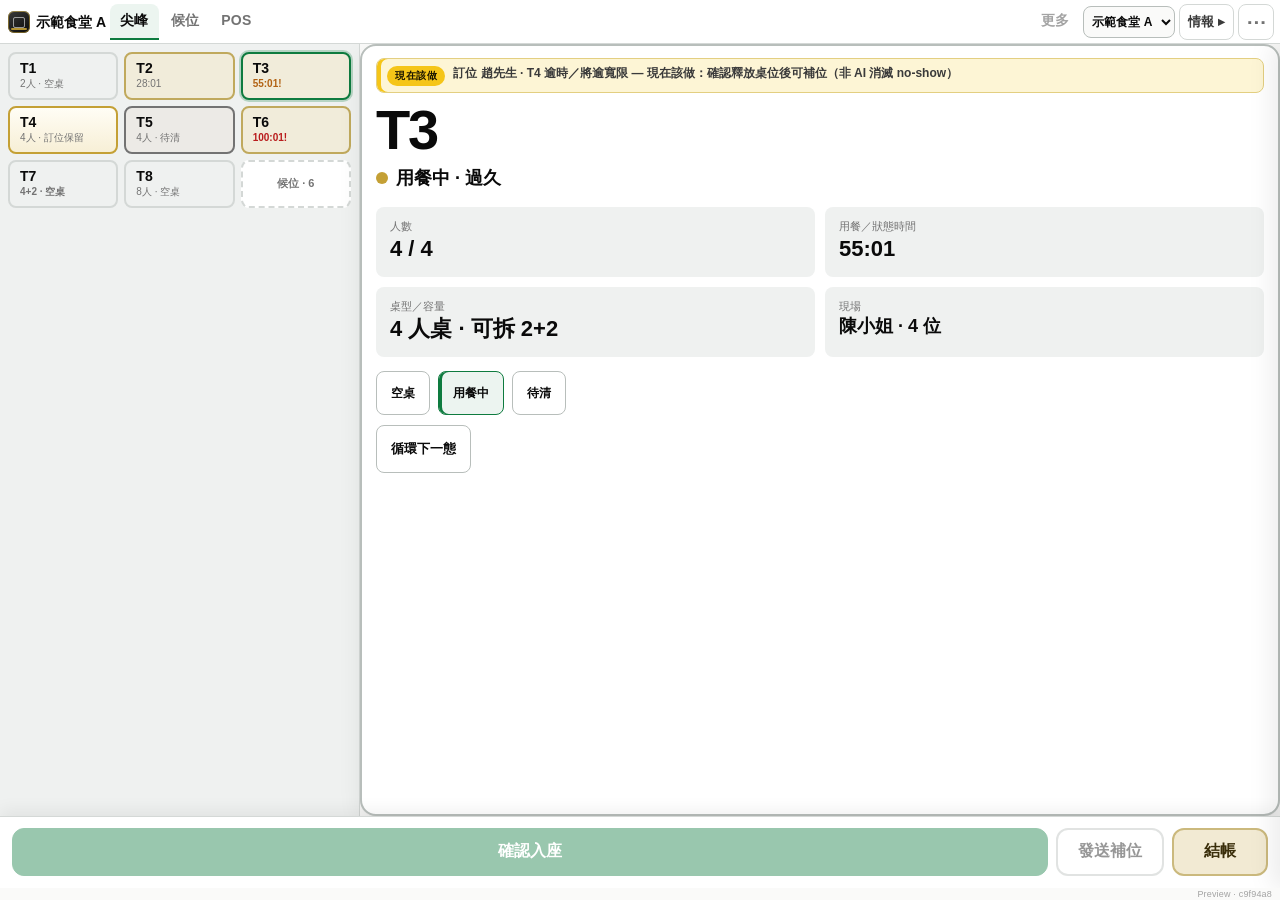
<file: index.html>
<!DOCTYPE html>
<html lang="zh-Hant">
<head>
  <meta charset="utf-8">
  <meta name="viewport" content="width=device-width, initial-scale=1, viewport-fit=cover">
  <title>示範食堂｜櫃台腦 Preview v2（T3 1920×1080）</title>
  <link rel="icon" href="favicon.svg" type="image/svg+xml">
  <link rel="icon" href="favicon.ico" sizes="32x32">
  <link rel="stylesheet" href="styles.css">
  <link rel="stylesheet" href="tableside.css">
  <script>
    (function () {
      try {
        var t = localStorage.getItem("restaurant-ai-demo-preview-hym-theme");
        if (t !== "steel" && t !== "paper") t = "paper";
        document.documentElement.setAttribute("data-hym-theme", t);
        /* OV-P0-05: default stage (chrome-off) unless explicitly on */
        var c = localStorage.getItem("restaurant-ai-demo-preview-t3-chrome");
        if (c !== "on") document.documentElement.classList.add("chrome-off-boot");
      } catch (e) {
        document.documentElement.setAttribute("data-hym-theme", "paper");
        document.documentElement.classList.add("chrome-off-boot");
      }

      /* Width < 1920: fluid counter (no whole-page scale).
         Width ≥ 1920: existing T3 1920×1080 shell, scaled only if the
         window is shorter than the stage. */
      var T3_W = 1920, T3_H = 1080, PAD = 16;
      var BANNER_KEY = "restaurant-ai-demo-preview-banner";
      var HUD_KEY = "restaurant-ai-demo-preview-hud";
      function chromeOn() {
        try { return localStorage.getItem("restaurant-ai-demo-preview-t3-chrome") === "on"; }
        catch (e) { return false; }
      }
      function readPref(key) {
        try { return sessionStorage.getItem(key); }
        catch (e) { return null; }
      }
      function applyPreviewBanner(fluid) {
        var bar = document.getElementById("preview-banner");
        if (!bar) return;
        var pref = readPref(BANNER_KEY);
        var open = pref === "open" || (pref !== "closed" && !fluid);
        bar.hidden = !open;
        bar.classList.toggle("is-open", open);
      }
      function fitDeskStage() {
        var on = chromeOn();
        var w = T3_W + (on ? 24 : 0);
        var h = T3_H + (on ? 44 : 0);
        var vw = window.innerWidth || document.documentElement.clientWidth || T3_W;
        var vh = window.innerHeight || document.documentElement.clientHeight || T3_H;
        if (window.visualViewport) {
          vw = window.visualViewport.width;
          vh = window.visualViewport.height;
        }
        var root = document.documentElement;
        var prevMode = root.getAttribute("data-viewport");
        var fluid = vw < T3_W;
        var scale = 1;
        if (!fluid) {
          var pad = (vw >= w && vh >= h) ? 0 : PAD;
          scale = Math.min((vw - pad) / w, (vh - pad) / h, 1);
          if (!(scale > 0)) scale = 1;
          root.style.setProperty("--t3-scale", String(scale));
          root.style.setProperty("--t3-stage-w", w + "px");
          root.style.setProperty("--t3-stage-h", h + "px");
          root.setAttribute("data-t3-fit", "1");
          root.setAttribute("data-viewport", scale < 0.995 ? "laptop" : "t3");
        } else {
          root.style.setProperty("--t3-scale", "1");
          root.style.removeProperty("--t3-stage-w");
          root.style.removeProperty("--t3-stage-h");
          root.removeAttribute("data-t3-fit");
          root.setAttribute("data-viewport", "fluid");
          scale = 1;
        }
        var pct = Math.round(scale * 100);
        var chip = document.getElementById("viewport-chip");
        if (chip) {
          if (fluid) {
            chip.textContent = "iPad／流動｜觸控尺寸保留";
            chip.title = "寬度未滿 1920：不縮放整頁 T3 舞台，觸控尺寸保留";
          } else if (scale < 0.995) {
            chip.textContent = "T3 縮放 " + pct + "%";
            chip.title = "視窗寬 ≥1920，高度不足時縮放 1920×1080 舞台";
          } else {
            chip.textContent = "T3 1:1";
            chip.title = "Sunmi T3 1920×1080";
          }
        }
        var hud = document.getElementById("viewport-hud");
        var hudText = document.getElementById("viewport-hud-text");
        if (hudText) {
          hudText.textContent = fluid
            ? "iPad／流動｜觸控尺寸保留"
            : (pct + "% · T3 1920×1080");
        }
        if (hud) hud.hidden = readPref(HUD_KEY) !== "open";
        root.style.setProperty("--t3-scale-pct", fluid ? "1" : pct + "%");
        applyPreviewBanner(fluid);
        var nextMode = root.getAttribute("data-viewport");
        if (prevMode && prevMode !== nextMode) {
          root.dispatchEvent(new CustomEvent("preview-viewport"));
        }
      }
      window.fitDeskStage = fitDeskStage;
      fitDeskStage();
      window.addEventListener("resize", fitDeskStage);
      if (window.visualViewport) window.visualViewport.addEventListener("resize", fitDeskStage);
      document.addEventListener("DOMContentLoaded", fitDeskStage);
    })();
  </script>
</head>
<body data-hym-theme="paper">
  <script id="boot-sync-theme">
    (function () {
      var t = document.documentElement.getAttribute("data-hym-theme") || "paper";
      document.body.setAttribute("data-hym-theme", t);
      if (document.documentElement.classList.contains("chrome-off-boot")) {
        document.body.classList.add("chrome-off");
      }
    })();
  </script>
  <div class="desk">
    <div class="viewport-hud" id="viewport-hud" hidden role="status">
      <span class="viewport-hud-k">Preview ≠ Production</span>
      <span class="viewport-hud-v" id="viewport-hud-text">—</span>
    </div>
    <div class="t3-fit" id="t3-fit">
    <div class="t3-device" id="t3-device" aria-label="Sunmi T3 15.6 吋 FHD 1920×1080 示意">
      <div class="t3-screen">
        <div class="app-shell">
          <div class="preview-banner" id="preview-banner" role="status">
            <span class="preview-banner-text">Preview·示意　非正式環境 · 模擬 · 無真實金流、無正式 LINE</span>
            <button type="button" class="preview-banner-x" id="btn-banner-close" aria-label="關閉 Preview 橫幅">✕</button>
          </div>

          <div class="offline-banner" id="offline-banner" hidden role="alert">
            <span>連線中斷。畫面資料可能不是最新；請檢查網路後再操作。已輸入內容先留在本機（Preview：本機儲存）。</span>
            <button type="button" class="btn" id="btn-retry-online">重試</button>
          </div>

          <!-- OV-P0-01 slim header -->
          <header class="app-header">
            <div class="brand">
              <div class="mark" aria-hidden="true"></div>
              <div class="brand-text">
                <div class="shop" id="shop-name">示範食堂</div>
                <div class="role" id="header-sub">櫃台腦</div>
              </div>
            </div>
            <div class="header-meta">
              <label class="org-switcher" title="切換店家（多租戶示意）">
                <span class="org-label">店家</span>
                <select id="org-select" aria-label="切換店家"></select>
              </label>
              <span class="role-badge" id="role-badge" title="目前身分">店長</span>
              <button type="button" class="ghost intel-btn" id="btn-fluid-intel" aria-expanded="false" aria-controls="lc-drawer">情報 ▸</button>
              <div class="more-wrap">
                <button type="button" class="ghost more-btn" id="btn-overflow" aria-expanded="false" aria-controls="overflow-menu" title="更多設定">⋯</button>
                <div class="overflow-menu" id="overflow-menu" hidden role="menu">
                  <div class="overflow-row">
                    <span class="overflow-lab">主題</span>
                    <div class="theme-toggle" role="group" aria-label="主題 Paper｜Steel">
                      <button type="button" id="btn-theme-paper" data-theme="paper" class="is-on">紙</button>
                      <button type="button" id="btn-theme-steel" data-theme="steel">鋼</button>
                    </div>
                  </div>
                  <div class="overflow-row">
                    <span class="overflow-lab">機框</span>
                    <div class="chrome-toggle" role="group" aria-label="T3 機框">
                      <button type="button" id="btn-chrome-on" data-chrome="on">機框</button>
                      <button type="button" id="btn-chrome-off" data-chrome="off" class="is-on">舞台</button>
                    </div>
                  </div>
                  <div class="overflow-row">
                    <span class="overflow-lab">視窗</span>
                    <span id="viewport-chip" class="overflow-clock" title="寬度未滿 1920 為流動櫃台；≥1920 維持 T3 舞台">T3 1:1</span>
                  </div>
                  <div class="overflow-row">
                    <span class="overflow-lab">版本</span>
                    <span id="preview-sha-menu" class="overflow-clock">c9f94a8</span>
                  </div>
                  <div class="overflow-row">
                    <span class="overflow-lab">時間</span>
                    <span id="clock" class="overflow-clock">—</span>
                  </div>
                  <div class="overflow-row">
                    <span class="overflow-lab">短碼</span>
                    <span class="org-id-chip" id="org-id-chip" title="店家短碼（除錯）">—</span>
                  </div>
                  <button type="button" class="overflow-action" id="btn-banner-toggle">顯示 Preview 橫幅</button>
                  <button type="button" class="overflow-action" id="btn-hud-toggle">顯示視窗指示</button>
                  <button type="button" class="overflow-action" id="btn-offline">模擬離線</button>
                  <button type="button" class="overflow-action" id="btn-reset">重設示範</button>
                  <a class="overflow-action overflow-link" href="tableside.html?table=T3" target="_blank" rel="noopener" role="menuitem">掃碼點餐 Preview（T3）</a>
                </div>
              </div>
            </div>
          </header>

          <!-- OV-P0-02 collapsible stats -->
          <section class="analytics-bar" aria-label="今日示意">
            <button type="button" class="stats-compact" id="btn-stats-toggle" aria-expanded="false">
              <span id="stats-compact-text">用餐 — · 待清 — · 空 — · 候位 —</span>
              <span class="stats-chevron" aria-hidden="true">▾</span>
            </button>
            <div class="analytics" id="analytics-expand" hidden>
              <article class="stat">
                <div class="stat-k">今日來客</div>
                <div class="stat-v" id="stat-covers">—</div>
                <div class="stat-s" id="stat-covers-sub">含在席與已離席</div>
              </article>
              <article class="stat">
                <div class="stat-k">翻桌示意</div>
                <div class="stat-v" id="stat-turns">—</div>
                <div class="stat-s" id="stat-turns-sub">待清→空桌計一次</div>
              </article>
              <article class="stat">
                <div class="stat-k">現場桌況</div>
                <div class="stat-v sm" id="stat-floor">—</div>
                <div class="stat-s" id="stat-floor-sub">點桌可選狀態</div>
              </article>
              <article class="stat">
                <div class="stat-k">候位組數</div>
                <div class="stat-v" id="stat-wait">—</div>
                <div class="stat-s" id="stat-wait-sub">含邀請中</div>
              </article>
            </div>
          </section>

          <section class="cross-store" id="cross-store-panel" aria-label="跨店分析示意" hidden>
            <div class="cross-store-inner">
              <div class="cross-store-h">
                <strong>跨店分析</strong>
                <span class="help" id="cross-store-plan-note">需高端方案＋跨店資料授權</span>
              </div>
              <div id="cross-store-body"></div>
            </div>
          </section>

          <!-- OV-P0-03 peak tabs only + 更多 -->
          <nav class="tabs" role="tablist" aria-label="畫面">
            <div class="tab-group peak" role="presentation">
              <button type="button" role="tab" data-screen="tables" class="tab is-on" aria-selected="true"><span class="tab-full">桌況</span><span class="tab-short">尖峰</span></button>
              <button type="button" role="tab" data-screen="wait" class="tab" aria-selected="false"><span class="tab-full">訂位／候位</span><span class="tab-short">候位</span></button>
              <button type="button" role="tab" data-screen="pos" class="tab" aria-selected="false"><span class="tab-full">POS-1</span><span class="tab-short">POS</span></button>
            </div>
            <div class="tab-group more-group">
              <button type="button" class="tab tab-more" id="btn-more" aria-expanded="false" aria-controls="insight-drawer"><span class="tab-full">更多</span><span class="tab-short">更多</span></button>
            </div>
          </nav>

          <!-- OV-P0-04 now-do strip -->
          <div class="now-do" id="now-do" hidden role="status">
            <span class="now-do-badge">現在該做</span>
            <span class="now-do-text" id="now-do-text"></span>
            <span class="now-do-actions" id="now-do-actions"></span>
          </div>

          <div class="view-scroll">
            <main id="view" class="view"></main>
          </div>
          <p class="preview-foot" id="preview-foot">Preview · <span id="preview-sha">c9f94a8</span></p>
        </div>
      </div>
      <div class="t3-foot" aria-hidden="true"><span></span> SUNMI T3 · 15.6″ · 1920×1080 <span></span></div>
    </div>
    </div>
  </div>

  <!-- Insight drawer -->
  <div class="insight-backdrop" id="insight-backdrop" hidden></div>
  <aside class="insight-drawer" id="insight-drawer" hidden aria-label="洞察">
    <div class="insight-drawer-h">
      <strong>洞察</strong>
      <button type="button" class="ghost" id="btn-more-close" aria-label="關閉">關閉</button>
    </div>
    <nav class="insight-nav" aria-label="洞察頁">
      <button type="button" class="insight-link" data-screen="hq">總部報告</button>
      <button type="button" class="insight-link" data-screen="finance">財務</button>
      <button type="button" class="insight-link" data-screen="guest">客人</button>
      <button type="button" class="insight-link" data-screen="compete">競品</button>
      <button type="button" class="insight-link" data-screen="settings">設定</button>
      <a class="insight-link as-link" href="tableside.html?table=T3" target="_blank" rel="noopener">掃碼點餐（桌邊）</a>
    </nav>
    <div id="suggestion-trail-slot" class="insight-trail-slot" aria-live="polite"></div>
    <p class="help insight-hint">尖峰作業請用上方三頁。此處為店長洞察、總部報告、建議紀錄與設定。桌邊＝客人掃桌上 QR。N4：確認／略過可稽核。N5：設定可調遲到寬限；逾時釋放＋補位 CTA（非 AI 消滅 no-show）。</p>
  </aside>

  <div id="toast" class="toast" hidden role="status"></div>
  <script src="app.js"></script>
</body>
</html>
</file>
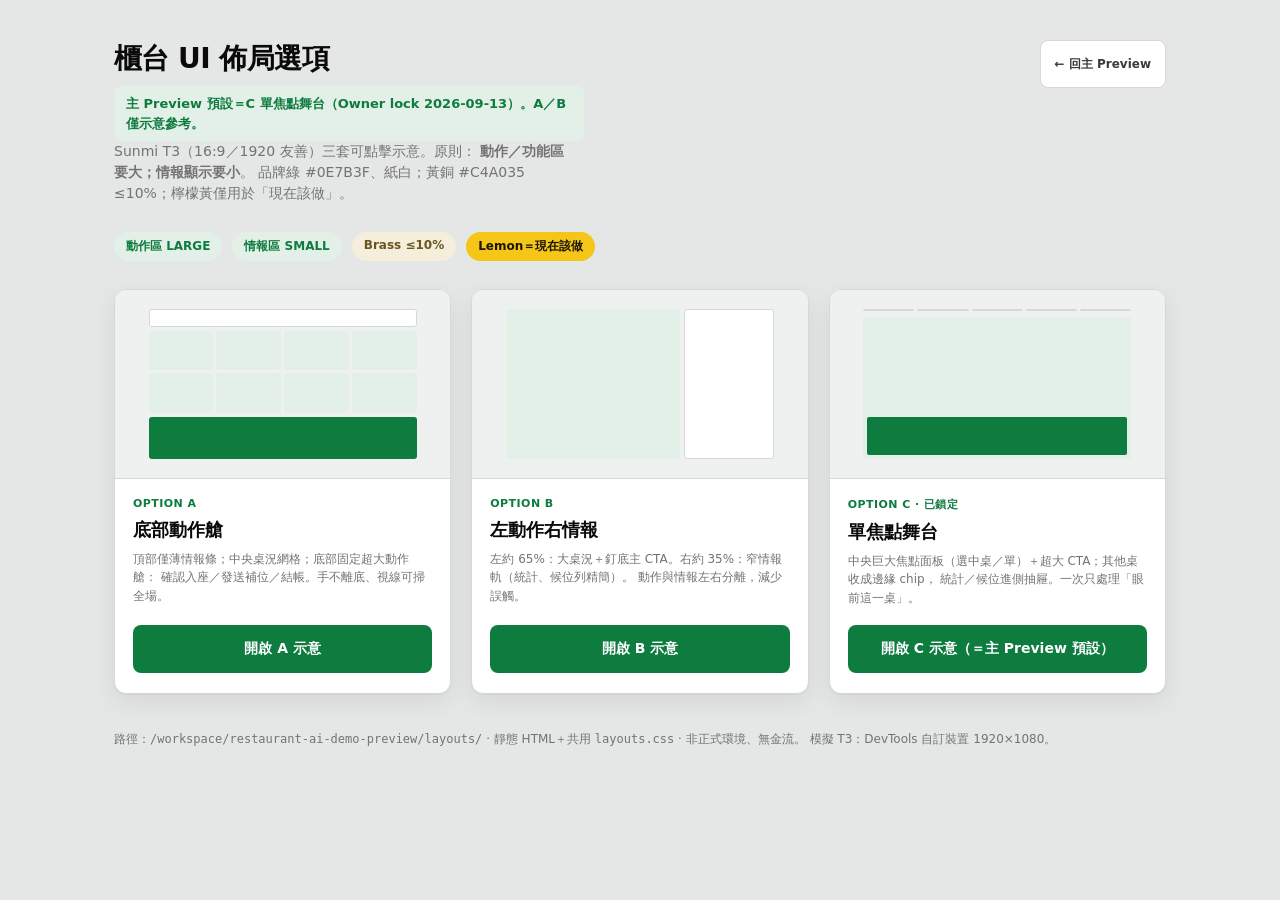
<file: layouts/index.html>
<!DOCTYPE html>
<html lang="zh-Hant">
<head>
  <meta charset="utf-8">
  <meta name="viewport" content="width=device-width, initial-scale=1">
  <title>佈局選項 A／B／C — 示範食堂 Sunmi T3</title>
  <link rel="stylesheet" href="layouts.css">
</head>
<body>
  <div class="gallery">
    <div class="gallery-h">
      <div>
        <h1>櫃台 UI 佈局選項</h1>
        <p style="margin:8px 0 0;padding:8px 12px;background:#E3F0E8;border-radius:8px;font-size:13px;color:#0E7B3F;font-weight:700">主 Preview 預設＝<strong>C 單焦點舞台</strong>（Owner lock 2026-09-13）。A／B 僅示意參考。</p>
        <p>
          Sunmi T3（16:9／1920 友善）三套可點擊示意。原則：
          <strong>動作／功能區要大；情報顯示要小</strong>。
          品牌綠 #0E7B3F、紙白；黃銅 #C4A035 ≤10%；檸檬黃僅用於「現在該做」。
        </p>
      </div>
      <a class="gallery-back" href="../index.html">← 回主 Preview</a>
    </div>

    <div class="principle">
      <span>動作區 LARGE</span>
      <span>情報區 SMALL</span>
      <span class="brass-note">Brass ≤10%</span>
      <span style="background:#F5C518;color:#1A1500">Lemon＝現在該做</span>
    </div>

    <div class="cards">
      <a class="card" href="option-a.html">
        <div class="card-thumb" aria-hidden="true">
          <div class="card-thumb-inner thumb-a">
            <div class="t-info"></div>
            <div class="t-grid"><i></i><i></i><i></i><i></i><i></i><i></i><i></i><i></i></div>
            <div class="t-dock"></div>
          </div>
        </div>
        <div class="card-body">
          <span class="card-tag">OPTION A</span>
          <h2>底部動作艙</h2>
          <p>
            頂部僅薄情報條；中央桌況網格；底部固定超大動作艙：
            確認入座／發送補位／結帳。手不離底、視線可掃全場。
          </p>
          <span class="card-cta">開啟 A 示意</span>
        </div>
      </a>

      <a class="card" href="option-b.html">
        <div class="card-thumb" aria-hidden="true">
          <div class="card-thumb-inner thumb-b">
            <div class="t-main"></div>
            <div class="t-rail"></div>
          </div>
        </div>
        <div class="card-body">
          <span class="card-tag">OPTION B</span>
          <h2>左動作右情報</h2>
          <p>
            左約 65%：大桌況＋釘底主 CTA。右約 35%：窄情報軌（統計、候位列精簡）。
            動作與情報左右分離，減少誤觸。
          </p>
          <span class="card-cta">開啟 B 示意</span>
        </div>
      </a>

      <a class="card" href="option-c.html">
        <div class="card-thumb" aria-hidden="true">
          <div class="card-thumb-inner thumb-c">
            <div class="t-chips"><i></i><i></i><i></i><i></i><i></i></div>
            <div class="t-stage"><b></b></div>
          </div>
        </div>
        <div class="card-body">
          <span class="card-tag">OPTION C · 已鎖定</span>
          <h2>單焦點舞台</h2>
          <p>
            中央巨大焦點面板（選中桌／單）＋超大 CTA；其他桌收成邊緣 chip，
            統計／候位進側抽屜。一次只處理「眼前這一桌」。
          </p>
          <span class="card-cta">開啟 C 示意（＝主 Preview 預設）</span>
        </div>
      </a>
    </div>

    <p style="margin-top:36px;font-size:12px;color:#737373;line-height:1.6">
      路徑：<code>/workspace/restaurant-ai-demo-preview/layouts/</code> ·
      靜態 HTML＋共用 <code>layouts.css</code> · 非正式環境、無金流。
      模擬 T3：DevTools 自訂裝置 1920×1080。
    </p>
  </div>
</body>
</html>
</file>
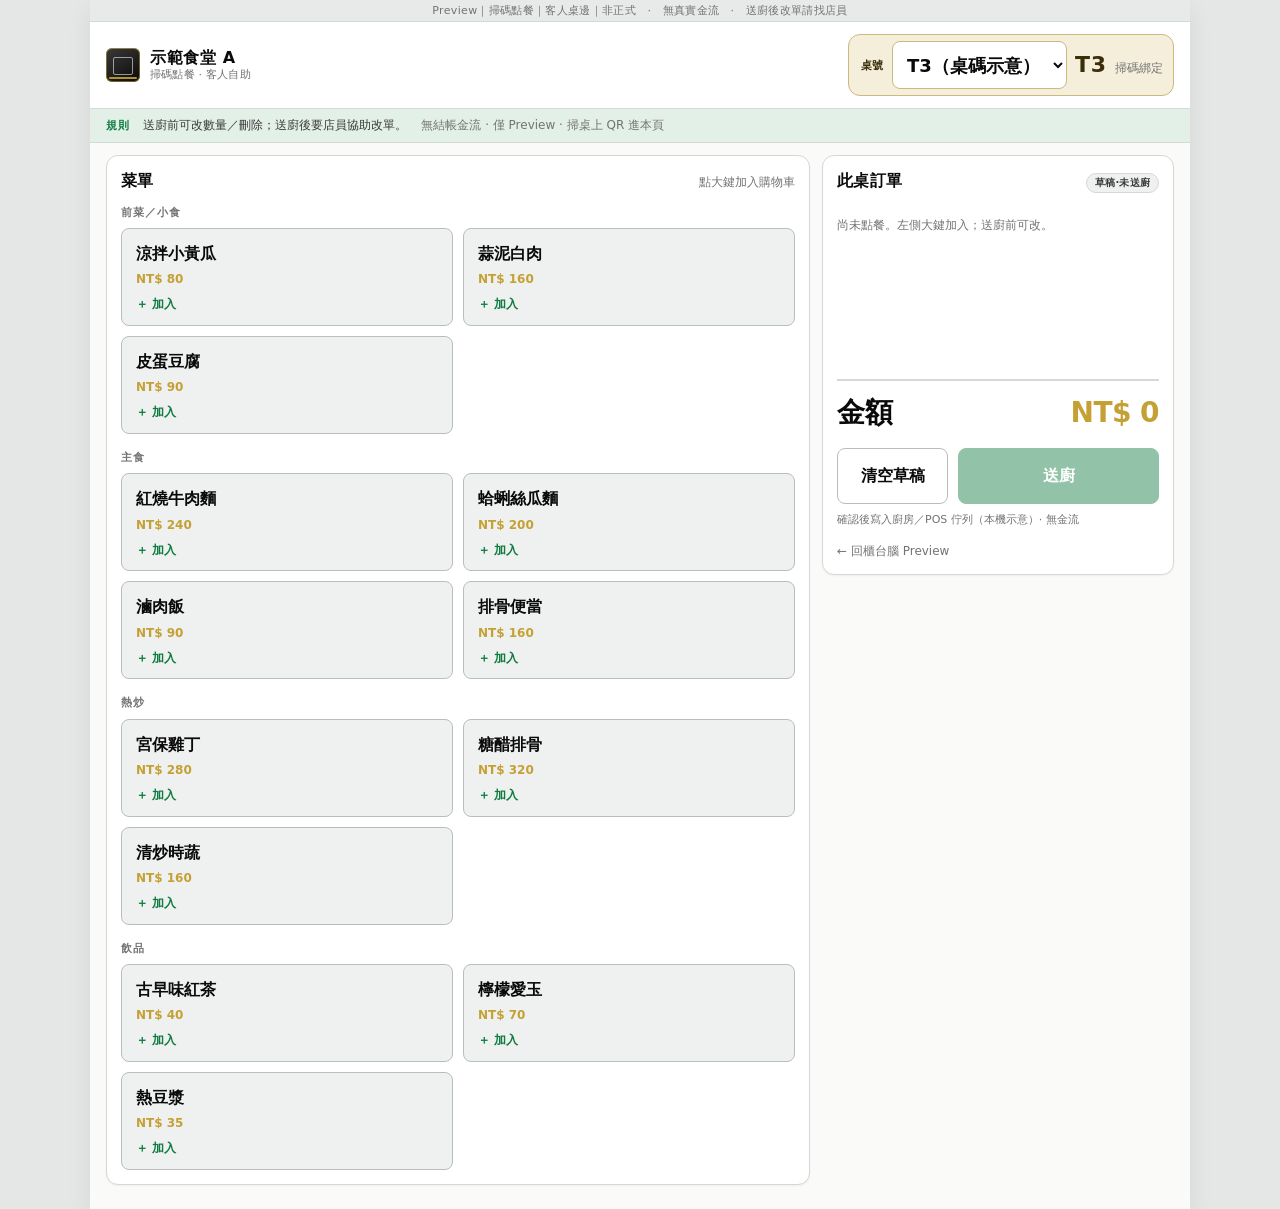
<file: tableside.html>
<!DOCTYPE html>
<html lang="zh-Hant">
<head>
  <meta charset="utf-8">
  <meta name="viewport" content="width=device-width, initial-scale=1, viewport-fit=cover">
  <title>示範食堂｜掃碼點餐 Preview</title>
  <link rel="icon" href="favicon.svg" type="image/svg+xml">
  <link rel="icon" href="favicon.ico" sizes="32x32">
  <link rel="stylesheet" href="styles.css">
  <link rel="stylesheet" href="tableside.css">
  <script>
    (function () {
      try {
        var t = localStorage.getItem("restaurant-ai-demo-preview-hym-theme");
        if (t !== "steel" && t !== "paper") t = "paper";
        document.documentElement.setAttribute("data-hym-theme", t);
      } catch (e) {
        document.documentElement.setAttribute("data-hym-theme", "paper");
      }
    })();
  </script>
</head>
<body class="tableside-body" data-hym-theme="paper">
  <script>
    (function () {
      var t = document.documentElement.getAttribute("data-hym-theme") || "paper";
      document.body.setAttribute("data-hym-theme", t);
    })();
  </script>

  <div class="ts-app" id="ts-app">
    <div class="preview-banner ts-banner" role="status">
      Preview｜掃碼點餐｜客人桌邊｜非正式　·　無真實金流　·　送廚後改單請找店員
    </div>

    <header class="ts-header">
      <div class="brand">
        <div class="mark" aria-hidden="true"></div>
        <div class="brand-text">
          <div class="shop" id="ts-shop">示範食堂</div>
          <div class="role">掃碼點餐 · 客人自助</div>
        </div>
      </div>
      <div class="ts-table-block" id="ts-table-wrap">
        <label class="ts-table-label" for="ts-table">桌號</label>
        <select id="ts-table" class="ts-table-select" aria-label="桌號／桌碼"></select>
        <div class="ts-table-fixed" id="ts-table-fixed" hidden>
          <span class="ts-table-code" id="ts-table-code">T3</span>
          <span class="help">掃碼綁定</span>
        </div>
      </div>
    </header>

    <div class="ts-scan-note help" id="ts-scan-note" hidden></div>
    <div class="ts-rules" role="note">
      <strong>規則</strong>
      <span>送廚前可改數量／刪除；送廚後要店員協助改單。</span>
      <span class="help">無結帳金流 · 僅 Preview · 掃桌上 QR 進本頁</span>
    </div>

    <div class="ts-layout">
      <main class="ts-menu panel" aria-label="菜單">
        <div class="panel-h">
          <h2>菜單</h2>
          <span class="help" id="ts-menu-help">點大鍵加入購物車</span>
        </div>
        <div class="ts-cats" id="ts-cats"></div>
      </main>

      <aside class="ts-cart panel" aria-label="購物車">
        <div class="panel-h">
          <h2>此桌訂單</h2>
          <span class="line-fake-badge" id="ts-cart-badge">草稿·未送廚</span>
        </div>
        <div class="ts-cart-list" id="ts-cart-list"></div>
        <div class="total">
          <span>金額</span>
          <span class="money" id="ts-total">NT$ 0</span>
        </div>
        <div class="ts-cart-actions">
          <button type="button" class="btn" id="ts-clear" hidden>清空草稿</button>
          <button type="button" class="btn primary ts-submit" id="ts-submit" disabled>送廚</button>
        </div>
        <p class="help ts-submit-hint" id="ts-submit-hint">確認後寫入廚房／POS 佇列（本機示意）</p>
        <div class="ts-sent" id="ts-sent" hidden></div>
        <a class="ts-back help" href="index.html">← 回櫃台腦 Preview</a>
      </aside>
    </div>
  </div>

  <div id="toast" class="toast" hidden role="status"></div>
  <script src="tableside.js"></script>
</body>
</html>
</file>
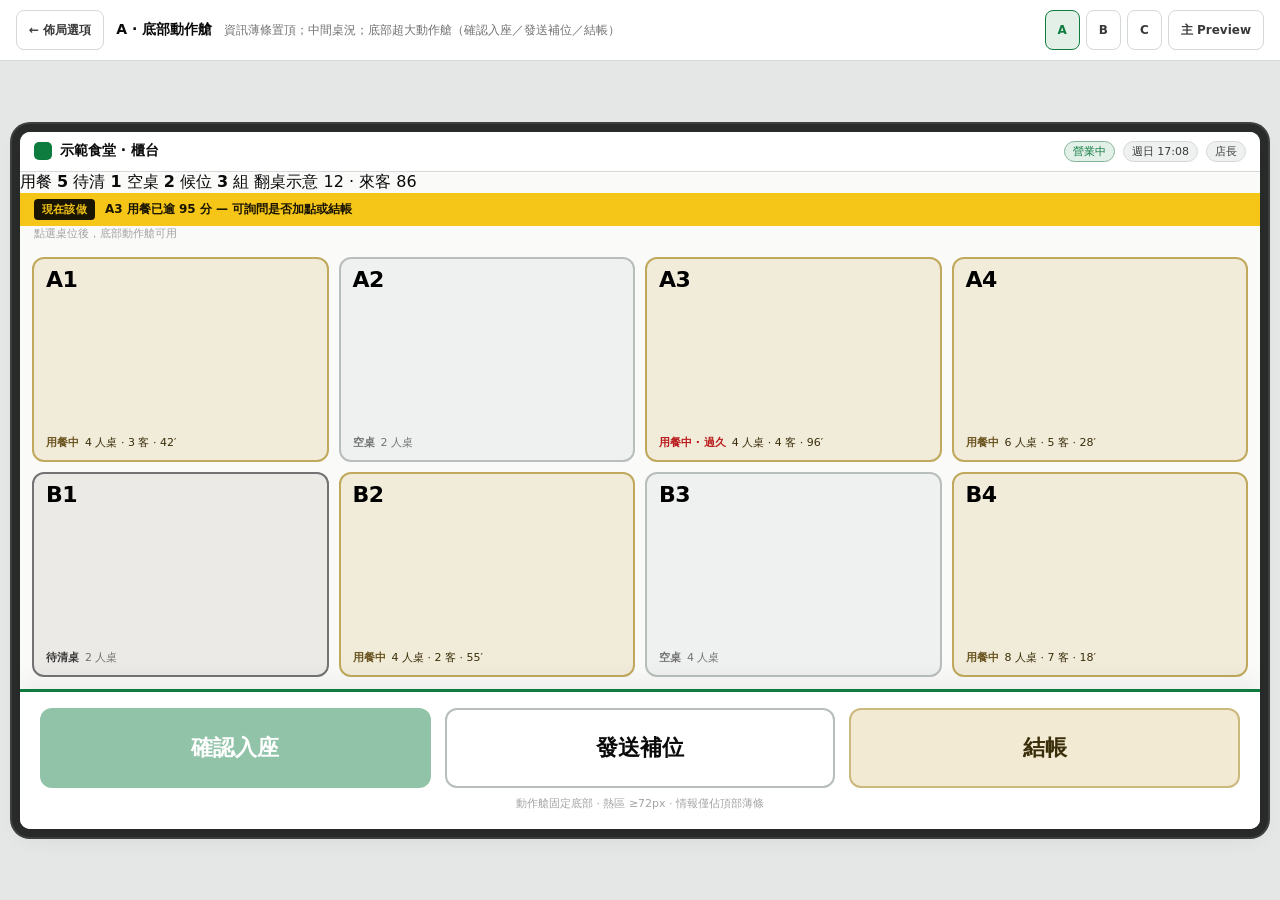
<file: layouts/option-a.html>
<!DOCTYPE html>
<html lang="zh-Hant">
<head>
  <meta charset="utf-8">
  <meta name="viewport" content="width=device-width, initial-scale=1">
  <title>版面 A｜底部動作艙 — Sunmi T3 佈局選項</title>
  <link rel="stylesheet" href="layouts.css">
</head>
<body>
  <div class="demo-page">
    <div class="demo-bar">
      <a href="index.html">← 佈局選項</a>
      <span class="opt-name">A · 底部動作艙</span>
      <span class="opt-desc">資訊薄條置頂；中間桌況；底部超大動作艙（確認入座／發送補位／結帳）</span>
      <div class="demo-links">
        <a href="option-a.html" class="is-on">A</a>
        <a href="option-b.html">B</a>
        <a href="option-c.html">C</a>
        <a href="../index.html">主 Preview</a>
      </div>
    </div>

    <div class="stage-wrap">
      <div class="t3" id="t3" aria-label="Sunmi T3 1920×1080 示意">
        <header class="app-top">
          <div class="brand-mini"><span class="dot" aria-hidden="true"></span>示範食堂 · 櫃台</div>
          <div class="meta-mini">
            <span class="chip ok">營業中</span>
            <span class="chip">週日 17:08</span>
            <span class="chip">店長</span>
          </div>
        </header>

        <!-- thin info strip -->
        <div class="info-strip" aria-label="精簡情報">
          <span>用餐 <strong id="s-dining">5</strong></span>
          <span>待清 <strong id="s-dirty">1</strong></span>
          <span>空桌 <strong id="s-empty">2</strong></span>
          <span>候位 <strong>3</strong> 組</span>
          <span style="margin-left:auto">翻桌示意 12 · 來客 86</span>
        </div>

        <div class="now-do" id="now-do">
          <span class="now-do-badge">現在該做</span>
          <span id="now-do-text">A3 用餐已逾 95 分 — 可詢問是否加點或結帳</span>
        </div>

        <div class="opt-a">
          <div class="main">
            <div class="sel-label" id="sel-label">點選桌位後，底部動作艙可用</div>
            <div class="table-grid cols-4" id="grid" role="listbox" aria-label="桌況"></div>
          </div>

          <div class="dock" role="toolbar" aria-label="底部動作艙">
            <button type="button" class="btn btn-xl btn-primary" id="btn-seat" disabled>確認入座</button>
            <button type="button" class="btn btn-xl btn-secondary" id="btn-page" disabled>發送補位</button>
            <button type="button" class="btn btn-xl btn-brass" id="btn-pay" disabled>結帳</button>
            <div class="dock-hint">動作艙固定底部 · 熱區 ≥72px · 情報僅佔頂部薄條</div>
          </div>
        </div>

        <div class="toast" id="toast" role="status"></div>
      </div>
    </div>
  </div>

  <script>
    const tables = [
      { id: "A1", seats: 4, status: "dining", guests: 3, mins: 42 },
      { id: "A2", seats: 2, status: "empty", guests: 0, mins: 0 },
      { id: "A3", seats: 4, status: "dining", guests: 4, mins: 96, late: true },
      { id: "A4", seats: 6, status: "dining", guests: 5, mins: 28 },
      { id: "B1", seats: 2, status: "dirty", guests: 0, mins: 8 },
      { id: "B2", seats: 4, status: "dining", guests: 2, mins: 55 },
      { id: "B3", seats: 4, status: "empty", guests: 0, mins: 0 },
      { id: "B4", seats: 8, status: "dining", guests: 7, mins: 18 }
    ];
    let selected = null;
    const statusLabel = { empty: "空桌", dining: "用餐中", dirty: "待清桌" };

    function toast(msg) {
      const el = document.getElementById("toast");
      el.textContent = msg;
      el.classList.add("show");
      clearTimeout(toast._t);
      toast._t = setTimeout(() => el.classList.remove("show"), 1800);
    }

    function refreshStats() {
      document.getElementById("s-dining").textContent = tables.filter(t => t.status === "dining").length;
      document.getElementById("s-dirty").textContent = tables.filter(t => t.status === "dirty").length;
      document.getElementById("s-empty").textContent = tables.filter(t => t.status === "empty").length;
    }

    function updateDock() {
      const t = tables.find(x => x.id === selected);
      const seat = document.getElementById("btn-seat");
      const page = document.getElementById("btn-page");
      const pay = document.getElementById("btn-pay");
      const label = document.getElementById("sel-label");
      if (!t) {
        seat.disabled = page.disabled = pay.disabled = true;
        label.textContent = "點選桌位後，底部動作艙可用";
        return;
      }
      label.textContent = "已選 " + t.id + " · " + statusLabel[t.status] + (t.status === "dining" ? " · " + t.mins + " 分" : "");
      seat.disabled = !(t.status === "empty" || t.status === "dirty");
      page.disabled = t.status !== "empty";
      pay.disabled = t.status !== "dining";
    }

    function render() {
      const grid = document.getElementById("grid");
      grid.innerHTML = "";
      tables.forEach(t => {
        const btn = document.createElement("button");
        btn.type = "button";
        btn.className = "tbl " + t.status + (t.late ? " warn-late" : "") + (selected === t.id ? " is-on" : "");
        btn.setAttribute("role", "option");
        btn.setAttribute("aria-selected", selected === t.id ? "true" : "false");
        btn.innerHTML =
          '<div class="tbl-id">' + t.id + '</div>' +
          '<div class="tbl-meta"><span class="tbl-status">' + statusLabel[t.status] +
          (t.late ? " · 過久" : "") + '</span><span>' + t.seats + " 人桌" +
          (t.guests ? " · " + t.guests + " 客" : "") +
          (t.status === "dining" ? " · " + t.mins + "′" : "") + "</span></div>";
        btn.addEventListener("click", () => {
          selected = t.id;
          render();
          updateDock();
        });
        grid.appendChild(btn);
      });
      refreshStats();
      updateDock();
    }

    document.getElementById("btn-seat").addEventListener("click", () => {
      const t = tables.find(x => x.id === selected);
      if (!t || (t.status !== "empty" && t.status !== "dirty")) return;
      t.status = "dining"; t.guests = Math.min(t.seats, 2); t.mins = 0; t.late = false;
      toast(t.id + " 已確認入座");
      document.getElementById("now-do-text").textContent = t.id + " 已入座 — 可帶位點餐";
      render();
    });
    document.getElementById("btn-page").addEventListener("click", () => {
      const t = tables.find(x => x.id === selected);
      if (!t || t.status !== "empty") return;
      toast("已發送補位通知 → " + t.id + "（示意）");
    });
    document.getElementById("btn-pay").addEventListener("click", () => {
      const t = tables.find(x => x.id === selected);
      if (!t || t.status !== "dining") return;
      t.status = "dirty"; t.guests = 0; t.mins = 0; t.late = false;
      toast(t.id + " 結帳完成 → 待清桌");
      document.getElementById("now-do-text").textContent = t.id + " 待清 — 請安排清桌";
      render();
    });

    render();
  </script>
</body>
</html>
</file>
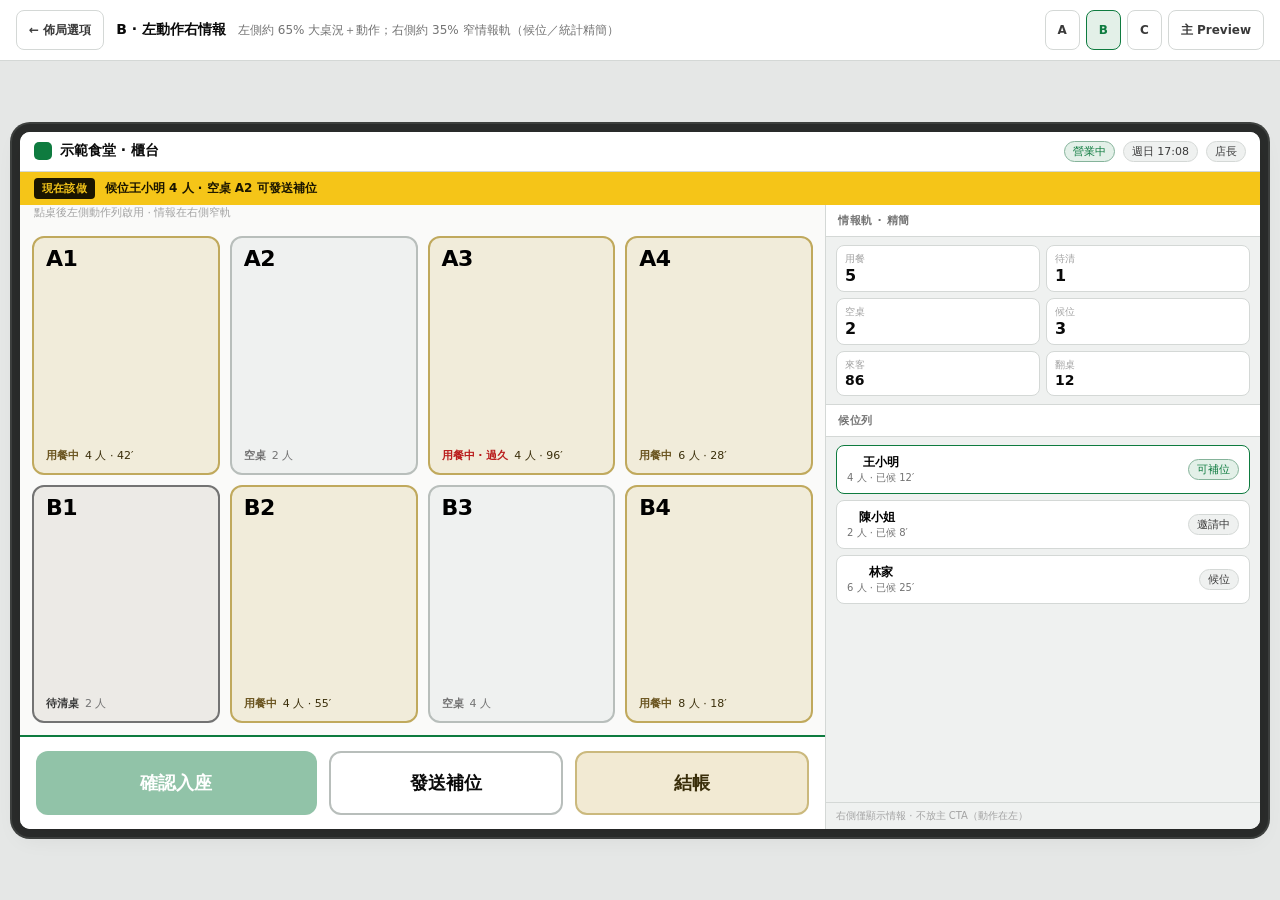
<file: layouts/option-b.html>
<!DOCTYPE html>
<html lang="zh-Hant">
<head>
  <meta charset="utf-8">
  <meta name="viewport" content="width=device-width, initial-scale=1">
  <title>版面 B｜左動作右情報 — Sunmi T3 佈局選項</title>
  <link rel="stylesheet" href="layouts.css">
</head>
<body>
  <div class="demo-page">
    <div class="demo-bar">
      <a href="index.html">← 佈局選項</a>
      <span class="opt-name">B · 左動作右情報</span>
      <span class="opt-desc">左側約 65% 大桌況＋動作；右側約 35% 窄情報軌（候位／統計精簡）</span>
      <div class="demo-links">
        <a href="option-a.html">A</a>
        <a href="option-b.html" class="is-on">B</a>
        <a href="option-c.html">C</a>
        <a href="../index.html">主 Preview</a>
      </div>
    </div>

    <div class="stage-wrap">
      <div class="t3" id="t3" aria-label="Sunmi T3 1920×1080 示意">
        <header class="app-top">
          <div class="brand-mini"><span class="dot" aria-hidden="true"></span>示範食堂 · 櫃台</div>
          <div class="meta-mini">
            <span class="chip ok">營業中</span>
            <span class="chip">週日 17:08</span>
            <span class="chip">店長</span>
          </div>
        </header>

        <div class="now-do">
          <span class="now-do-badge">現在該做</span>
          <span id="now-do-text">候位王小明 4 人 · 空桌 A2 可發送補位</span>
        </div>

        <div class="opt-b">
          <div class="left">
            <div class="left-body">
              <div class="sel-label" id="sel-label">點桌後左側動作列啟用 · 情報在右側窄軌</div>
              <div class="table-grid cols-4" id="grid" role="listbox" aria-label="桌況"></div>
            </div>
            <div class="action-tray" role="toolbar" aria-label="主動作">
              <button type="button" class="btn btn-lg btn-primary" id="btn-seat" disabled>確認入座</button>
              <button type="button" class="btn btn-lg btn-secondary" id="btn-page" disabled>發送補位</button>
              <button type="button" class="btn btn-lg btn-brass" id="btn-pay" disabled>結帳</button>
            </div>
          </div>

          <aside class="rail" aria-label="情報軌">
            <div class="rail-h">情報軌 · 精簡</div>
            <div class="rail-stats">
              <div class="rail-stat"><div class="k">用餐</div><div class="v" id="s-dining">5</div></div>
              <div class="rail-stat"><div class="k">待清</div><div class="v" id="s-dirty">1</div></div>
              <div class="rail-stat"><div class="k">空桌</div><div class="v" id="s-empty">2</div></div>
              <div class="rail-stat"><div class="k">候位</div><div class="v" id="s-wait">3</div></div>
              <div class="rail-stat"><div class="k">來客</div><div class="v sm">86</div></div>
              <div class="rail-stat"><div class="k">翻桌</div><div class="v sm">12</div></div>
            </div>
            <div class="rail-h">候位列</div>
            <div class="wait-list" id="wait-list"></div>
            <div class="rail-note">右側僅顯示情報 · 不放主 CTA（動作在左）</div>
          </aside>
        </div>

        <div class="toast" id="toast" role="status"></div>
      </div>
    </div>
  </div>

  <script>
    const tables = [
      { id: "A1", seats: 4, status: "dining", guests: 3, mins: 42 },
      { id: "A2", seats: 2, status: "empty", guests: 0, mins: 0 },
      { id: "A3", seats: 4, status: "dining", guests: 4, mins: 96, late: true },
      { id: "A4", seats: 6, status: "dining", guests: 5, mins: 28 },
      { id: "B1", seats: 2, status: "dirty", guests: 0, mins: 8 },
      { id: "B2", seats: 4, status: "dining", guests: 2, mins: 55 },
      { id: "B3", seats: 4, status: "empty", guests: 0, mins: 0 },
      { id: "B4", seats: 8, status: "dining", guests: 7, mins: 18 }
    ];
    const waitlist = [
      { name: "王小明", party: 4, wait: "12′", tag: "可補位" },
      { name: "陳小姐", party: 2, wait: "8′", tag: "邀請中" },
      { name: "林家", party: 6, wait: "25′", tag: "候位" }
    ];
    let selected = null;
    let waitSel = 0;
    const statusLabel = { empty: "空桌", dining: "用餐中", dirty: "待清桌" };

    function toast(msg) {
      const el = document.getElementById("toast");
      el.textContent = msg;
      el.classList.add("show");
      clearTimeout(toast._t);
      toast._t = setTimeout(() => el.classList.remove("show"), 1800);
    }

    function refreshStats() {
      document.getElementById("s-dining").textContent = tables.filter(t => t.status === "dining").length;
      document.getElementById("s-dirty").textContent = tables.filter(t => t.status === "dirty").length;
      document.getElementById("s-empty").textContent = tables.filter(t => t.status === "empty").length;
      document.getElementById("s-wait").textContent = waitlist.length;
    }

    function updateTray() {
      const t = tables.find(x => x.id === selected);
      const seat = document.getElementById("btn-seat");
      const page = document.getElementById("btn-page");
      const pay = document.getElementById("btn-pay");
      const label = document.getElementById("sel-label");
      if (!t) {
        seat.disabled = page.disabled = pay.disabled = true;
        label.textContent = "點桌後左側動作列啟用 · 情報在右側窄軌";
        return;
      }
      label.textContent = "已選 " + t.id + " · " + statusLabel[t.status];
      seat.disabled = !(t.status === "empty" || t.status === "dirty");
      page.disabled = t.status !== "empty";
      pay.disabled = t.status !== "dining";
    }

    function renderWait() {
      const list = document.getElementById("wait-list");
      list.innerHTML = "";
      waitlist.forEach((w, i) => {
        const el = document.createElement("button");
        el.type = "button";
        el.className = "wait-item" + (waitSel === i ? " is-on" : "");
        el.innerHTML =
          '<div><div class="name">' + w.name + '</div><div class="sub">' + w.party + " 人 · 已候 " + w.wait + "</div></div>" +
          '<span class="chip' + (w.tag === "可補位" ? " ok" : "") + '">' + w.tag + "</span>";
        el.addEventListener("click", () => {
          waitSel = i;
          document.getElementById("now-do-text").textContent =
            "候位" + w.name + " " + w.party + " 人 · 選空桌後可發送補位或確認入座";
          renderWait();
        });
        list.appendChild(el);
      });
    }

    function render() {
      const grid = document.getElementById("grid");
      grid.innerHTML = "";
      tables.forEach(t => {
        const btn = document.createElement("button");
        btn.type = "button";
        btn.className = "tbl " + t.status + (t.late ? " warn-late" : "") + (selected === t.id ? " is-on" : "");
        btn.innerHTML =
          '<div class="tbl-id">' + t.id + '</div>' +
          '<div class="tbl-meta"><span class="tbl-status">' + statusLabel[t.status] +
          (t.late ? " · 過久" : "") + '</span><span>' + t.seats + " 人" +
          (t.status === "dining" ? " · " + t.mins + "′" : "") + "</span></div>";
        btn.addEventListener("click", () => { selected = t.id; render(); updateTray(); });
        grid.appendChild(btn);
      });
      refreshStats();
      updateTray();
    }

    document.getElementById("btn-seat").addEventListener("click", () => {
      const t = tables.find(x => x.id === selected);
      if (!t || (t.status !== "empty" && t.status !== "dirty")) return;
      const w = waitlist[waitSel];
      t.status = "dining"; t.guests = w ? Math.min(t.seats, w.party) : 2; t.mins = 0; t.late = false;
      if (w) { waitlist.splice(waitSel, 1); waitSel = 0; }
      toast(t.id + " 確認入座" + (w ? " · " + w.name : ""));
      document.getElementById("now-do-text").textContent = t.id + " 已入座 — 可帶位點餐";
      render(); renderWait();
    });
    document.getElementById("btn-page").addEventListener("click", () => {
      const t = tables.find(x => x.id === selected);
      const w = waitlist[waitSel];
      if (!t || t.status !== "empty") return;
      toast("補位已送 → " + (w ? w.name : "候位客") + " / " + t.id);
      if (w) w.tag = "邀請中";
      renderWait();
    });
    document.getElementById("btn-pay").addEventListener("click", () => {
      const t = tables.find(x => x.id === selected);
      if (!t || t.status !== "dining") return;
      t.status = "dirty"; t.guests = 0; t.mins = 0; t.late = false;
      toast(t.id + " 結帳完成 → 待清");
      render();
    });

    render();
    renderWait();
  </script>
</body>
</html>
</file>
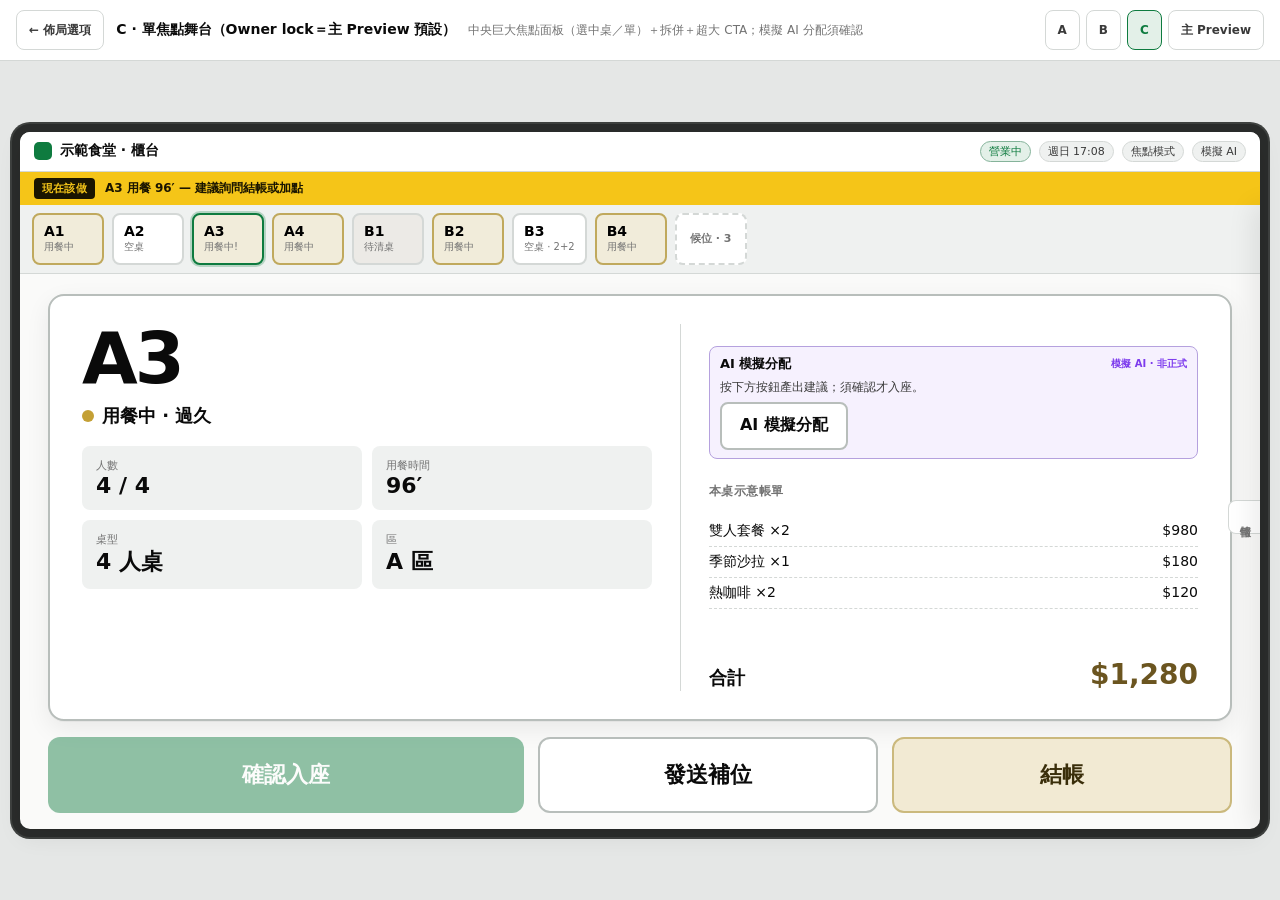
<file: layouts/option-c.html>
<!DOCTYPE html>
<html lang="zh-Hant">
<head>
  <meta charset="utf-8">
  <meta name="viewport" content="width=device-width, initial-scale=1">
  <title>版面 C｜單焦點舞台 — Sunmi T3 佈局選項</title>
  <link rel="stylesheet" href="layouts.css">
</head>
<body>
  <div class="demo-page">
    <div class="demo-bar">
      <a href="index.html">← 佈局選項</a>
      <span class="opt-name">C · 單焦點舞台（Owner lock＝主 Preview 預設）</span>
      <span class="opt-desc">中央巨大焦點面板（選中桌／單）＋拆併＋超大 CTA；模擬 AI 分配須確認</span>
      <div class="demo-links">
        <a href="option-a.html">A</a>
        <a href="option-b.html">B</a>
        <a href="option-c.html" class="is-on">C</a>
        <a href="../index.html">主 Preview</a>
      </div>
    </div>

    <div class="stage-wrap">
      <div class="t3" id="t3" aria-label="Sunmi T3 1920×1080 示意">
        <header class="app-top">
          <div class="brand-mini"><span class="dot" aria-hidden="true"></span>示範食堂 · 櫃台</div>
          <div class="meta-mini">
            <span class="chip ok">營業中</span>
            <span class="chip">週日 17:08</span>
            <span class="chip">焦點模式</span>
            <span class="chip">模擬 AI</span>
          </div>
        </header>

        <div class="now-do" id="now-do">
          <span class="now-do-badge">現在該做</span>
          <span id="now-do-text">A3 用餐 96′ — 建議詢問結帳或加點</span>
        </div>

        <div class="opt-c">
          <div class="edge-chips" id="chips" role="tablist" aria-label="桌位邊緣 chip"></div>

          <div class="focus">
            <div class="focus-panel" id="focus-panel">
              <div>
                <div class="focus-id" id="f-id">A3</div>
                <div class="focus-status dining" id="f-status">
                  <span class="dot" aria-hidden="true"></span>
                  <span id="f-status-text">用餐中</span>
                </div>
                <div class="focus-meta">
                  <div class="cell"><div class="k">人數</div><div class="v" id="f-guests">4 / 4</div></div>
                  <div class="cell"><div class="k">用餐時間</div><div class="v" id="f-mins">96′</div></div>
                  <div class="cell"><div class="k">桌型</div><div class="v" id="f-seats">4 人桌</div></div>
                  <div class="cell"><div class="k">區</div><div class="v" id="f-zone">A 區</div></div>
                </div>
              </div>
              <div class="focus-side">
                <div id="f-split" style="margin-bottom:10px"></div>
                <div class="seat-assign-mini" style="margin-bottom:12px;padding:8px 10px;border:1px solid color-mix(in srgb,#7C3AED 35%,#D4D8D6);border-radius:8px;background:color-mix(in srgb,#7C3AED 7%,#fff)">
                  <div style="display:flex;justify-content:space-between;align-items:center;gap:8px">
                    <strong style="font-size:13px">AI 模擬分配</strong>
                    <span style="font-size:10px;font-weight:800;color:#7C3AED">模擬 AI · 非正式</span>
                  </div>
                  <p style="margin:6px 0;font-size:12px;color:#3A3A3A" id="ai-assign-text">按下方按鈕產出建議；須確認才入座。</p>
                  <button type="button" class="btn btn-secondary" id="btn-ai-assign">AI 模擬分配</button>
                </div>
                <h3>本桌示意帳單</h3>
                <div id="f-orders"></div>
                <div class="order-total">
                  <span>合計</span>
                  <span class="amt" id="f-total">$1,280</span>
                </div>
              </div>
            </div>

            <div class="cta-row" role="toolbar" aria-label="焦點動作">
              <button type="button" class="btn btn-xl btn-primary" id="btn-seat">確認入座</button>
              <button type="button" class="btn btn-xl btn-secondary" id="btn-page">發送補位</button>
              <button type="button" class="btn btn-xl btn-brass" id="btn-pay">結帳</button>
            </div>
          </div>

          <button type="button" class="drawer-btn" id="btn-drawer" aria-expanded="false" aria-controls="info-drawer">情報</button>
          <div class="backdrop" id="backdrop" hidden></div>
          <aside class="drawer" id="info-drawer" aria-label="情報抽屜">
            <button type="button" class="drawer-close" id="btn-drawer-close">關閉</button>
            <h3>現場情報</h3>
            <div class="mini-stat"><span>用餐</span><strong id="d-dining">5</strong></div>
            <div class="mini-stat"><span>待清</span><strong id="d-dirty">1</strong></div>
            <div class="mini-stat"><span>空桌</span><strong id="d-empty">2</strong></div>
            <div class="mini-stat"><span>候位組數</span><strong>3</strong></div>
            <div class="mini-stat"><span>今日來客</span><strong>86</strong></div>
            <div class="mini-stat"><span>翻桌示意</span><strong>12</strong></div>
            <p style="font-size:11px;color:var(--ink4);margin-top:16px;line-height:1.5">
              情報收進邊緣 chip 與抽屜，舞台只留給「當下這一桌」與超大 CTA。
            </p>
          </aside>
        </div>

        <div class="toast" id="toast" role="status"></div>
      </div>
    </div>
  </div>

  <script>
    const parties = [
      { name: "張小姐", partySize: 2, kind: "waitlist", waited: 12 },
      { name: "趙先生", partySize: 4, kind: "reservation", slot: "18:30", pref: "靠窗" },
      { name: "劉府上", partySize: 6, kind: "waitlist", waited: 18 }
    ];
    const tables = [
      { id: "A1", seats: 4, capacity: 4, status: "dining", guests: 3, mins: 42,
        orders: [["招牌定食", 2, 680], ["紅茶", 2, 120]], total: 800 },
      { id: "A2", seats: 2, capacity: 2, status: "empty", guests: 0, mins: 0, orders: [], total: 0 },
      { id: "A3", seats: 4, capacity: 4, status: "dining", guests: 4, mins: 96, late: true,
        orders: [["雙人套餐", 2, 980], ["季節沙拉", 1, 180], ["熱咖啡", 2, 120]], total: 1280 },
      { id: "A4", seats: 6, capacity: 6, splitParts: [4, 2], status: "dining", guests: 5, mins: 28,
        orders: [["家庭拼盤", 1, 880], ["兒童餐", 2, 360]], total: 1240 },
      { id: "B1", seats: 2, capacity: 2, status: "dirty", guests: 0, mins: 8, orders: [], total: 0 },
      { id: "B2", seats: 4, capacity: 4, splitParts: [2, 2], status: "dining", guests: 2, mins: 55,
        orders: [["單人定食", 2, 560]], total: 560 },
      { id: "B3", seats: 4, capacity: 4, splitParts: [2, 2], split: true,
        parts: [{ id: "a", seats: 2, status: "empty" }, { id: "b", seats: 2, status: "empty" }],
        status: "empty", guests: 0, mins: 0, orders: [], total: 0 },
      { id: "B4", seats: 8, capacity: 8, splitParts: [4, 4], status: "dining", guests: 7, mins: 18,
        orders: [["聚會套餐", 1, 2200], ["啤酒", 4, 400]], total: 2600 }
    ];
    let selected = "A3";
    const statusLabel = { empty: "空桌", dining: "用餐中", dirty: "待清桌" };

    function toast(msg) {
      const el = document.getElementById("toast");
      el.textContent = msg;
      el.classList.add("show");
      clearTimeout(toast._t);
      toast._t = setTimeout(() => el.classList.remove("show"), 1800);
    }

    function money(n) {
      return "$" + n.toLocaleString("zh-TW");
    }

    function refreshDrawerStats() {
      document.getElementById("d-dining").textContent = tables.filter(t => t.status === "dining").length;
      document.getElementById("d-dirty").textContent = tables.filter(t => t.status === "dirty").length;
      document.getElementById("d-empty").textContent = tables.filter(t => t.status === "empty").length;
    }

    function updateCTAs(t) {
      document.getElementById("btn-seat").disabled = !(t.status === "empty" || t.status === "dirty");
      document.getElementById("btn-page").disabled = t.status !== "empty";
      document.getElementById("btn-pay").disabled = t.status !== "dining";
      ["btn-seat", "btn-page", "btn-pay"].forEach(id => {
        document.getElementById(id).classList.toggle("is-off", document.getElementById(id).disabled);
      });
    }

    function renderFocus() {
      const t = tables.find(x => x.id === selected);
      if (!t) return;
      document.getElementById("f-id").textContent = t.id;
      const st = document.getElementById("f-status");
      st.className = "focus-status " + t.status;
      document.getElementById("f-status-text").textContent =
        statusLabel[t.status] + (t.late ? " · 過久" : "");
      document.getElementById("f-guests").textContent =
        t.status === "empty" || t.status === "dirty" ? "— / " + t.seats : t.guests + " / " + t.seats;
      document.getElementById("f-mins").textContent = t.status === "dining" ? t.mins + "′" : "—";
      const cap = t.capacity || t.seats;
      const shape = t.splitParts ? t.splitParts.join("+") : "";
      document.getElementById("f-seats").textContent = cap + " 人桌" + (shape ? " · 可拆 " + shape : "");
      document.getElementById("f-zone").textContent = t.id.charAt(0) + " 區" + (t.split ? " · 已拆" : "");
      const splitBox = document.getElementById("f-split");
      if (splitBox) {
        const canSplit = !t.split && t.splitParts && (t.status === "empty" || t.status === "dirty");
        const canMerge = t.split && (t.parts || []).every(p => p.status !== "dining");
        splitBox.innerHTML =
          (canSplit ? '<button type="button" class="btn" id="btn-split">拆成 ' + shape + "</button>" : "") +
          (canMerge ? '<button type="button" class="btn" id="btn-unsplit">併回 ' + cap + " 人桌</button>" : "") +
          (t.split && t.parts ? '<div class="help" style="margin-top:8px;font-size:12px;color:var(--ink3)">半桌：' +
            t.parts.map(p => t.id + "-" + p.id.toUpperCase() + " " + p.seats + "人 " + (p.status === "empty" ? "空" : p.status)).join("／") +
            "</div>" : "");
        const bs = document.getElementById("btn-split");
        if (bs) bs.onclick = () => {
          t.split = true;
          t.parts = t.splitParts.map((n, i) => ({ id: String.fromCharCode(97 + i), seats: n, status: t.status === "dirty" ? "dirty" : "empty" }));
          toast(t.id + " 已拆為 " + shape + "（示意）");
          renderChips(); renderFocus();
        };
        const bu = document.getElementById("btn-unsplit");
        if (bu) bu.onclick = () => {
          t.split = false; t.parts = [];
          toast(t.id + " 已併回整桌（示意）");
          renderChips(); renderFocus();
        };
      }

      const orders = document.getElementById("f-orders");
      if (!t.orders.length) {
        orders.innerHTML = '<div style="color:var(--ink4);font-size:14px;padding:12px 0">尚無點餐（示意）</div>';
      } else {
        orders.innerHTML = t.orders.map(o =>
          '<div class="order-line"><span>' + o[0] + " ×" + o[1] + '</span><span>' + money(o[2]) + "</span></div>"
        ).join("");
      }
      document.getElementById("f-total").textContent = money(t.total);

      if (t.late) {
        document.getElementById("now-do-text").textContent =
          t.id + " 用餐 " + t.mins + "′ — 建議詢問結帳或加點";
      } else if (t.status === "dirty") {
        document.getElementById("now-do-text").textContent = t.id + " 待清 — 請安排清桌後可再入座";
      } else if (t.status === "empty") {
        document.getElementById("now-do-text").textContent = t.id + " 空桌 — 可發送補位或確認入座";
      } else {
        document.getElementById("now-do-text").textContent = t.id + " 用餐中 — 可結帳或繼續點餐";
      }

      updateCTAs(t);
      refreshDrawerStats();
      document.getElementById("focus-panel").classList.remove("flash");
      void document.getElementById("focus-panel").offsetWidth;
      document.getElementById("focus-panel").classList.add("flash");
    }

    function renderChips() {
      const wrap = document.getElementById("chips");
      wrap.innerHTML = "";
      tables.forEach(t => {
        const b = document.createElement("button");
        b.type = "button";
        b.className = "edge-chip " + t.status + (selected === t.id ? " is-on" : "");
        b.setAttribute("role", "tab");
        b.setAttribute("aria-selected", selected === t.id ? "true" : "false");
        b.innerHTML =
          '<span class="id">' + t.id + '</span>' +
          '<span class="st">' + statusLabel[t.status] + (t.split && t.splitParts ? " · " + t.splitParts.join("+") : "") + (t.late ? "!" : "") + "</span>";
        b.addEventListener("click", () => { selected = t.id; renderChips(); renderFocus(); });
        wrap.appendChild(b);
      });
      const add = document.createElement("button");
      add.type = "button";
      add.className = "edge-chip add";
      add.textContent = "候位 · 3";
      add.title = "開啟情報抽屜看候位";
      add.addEventListener("click", openDrawer);
      wrap.appendChild(add);
    }

    function openDrawer() {
      document.getElementById("info-drawer").classList.add("open");
      document.getElementById("backdrop").hidden = false;
      document.getElementById("backdrop").classList.add("open");
      document.getElementById("btn-drawer").setAttribute("aria-expanded", "true");
    }
    function closeDrawer() {
      document.getElementById("info-drawer").classList.remove("open");
      document.getElementById("backdrop").classList.remove("open");
      document.getElementById("backdrop").hidden = true;
      document.getElementById("btn-drawer").setAttribute("aria-expanded", "false");
    }
    document.getElementById("btn-drawer").addEventListener("click", openDrawer);
    document.getElementById("btn-drawer-close").addEventListener("click", closeDrawer);
    document.getElementById("backdrop").addEventListener("click", closeDrawer);

    document.getElementById("btn-seat").addEventListener("click", () => {
      const t = tables.find(x => x.id === selected);
      if (!t || document.getElementById("btn-seat").disabled) return;
      t.status = "dining"; t.guests = Math.min(t.seats, 2); t.mins = 0; t.late = false;
      t.orders = [["今日特餐", 2, 560]]; t.total = 560;
      toast(t.id + " 已確認入座");
      renderChips(); renderFocus();
    });
    document.getElementById("btn-page").addEventListener("click", () => {
      if (document.getElementById("btn-page").disabled) return;
      toast("已發送補位 → " + selected + "（示意）");
    });
    document.getElementById("btn-ai-assign").addEventListener("click", () => {
      const empty = tables.filter(t => t.status === "empty" || (t.split && (t.parts || []).some(p => p.status === "empty")));
      const lines = parties.map(p => {
        const hit = empty.find(t => {
          if (t.split && t.parts) return t.parts.some(part => part.status === "empty" && part.seats >= p.partySize);
          return (t.capacity || t.seats) >= p.partySize && t.status === "empty";
        });
        if (!hit) return p.name + "（" + p.partySize + " 位）→ 暫無空桌";
        if (hit.split && hit.parts) {
          const part = hit.parts.find(x => x.status === "empty" && x.seats >= p.partySize);
          return p.name + "（" + p.partySize + " 位）→ " + hit.id + "-" + part.id.toUpperCase() + "　拆桌剛好";
        }
        return p.name + "（" + p.partySize + " 位）→ " + hit.id + "　" + (p.kind === "reservation" ? "已訂優先" : "候位");
      });
      document.getElementById("ai-assign-text").textContent = lines.join(" ／ ") + "　·　未自動入座";
      toast("已產出模擬分配（非正式 AI）· 請確認後才入座");
    });

    document.getElementById("btn-pay").addEventListener("click", () => {
      const t = tables.find(x => x.id === selected);
      if (!t || document.getElementById("btn-pay").disabled) return;
      t.status = "dirty"; t.guests = 0; t.mins = 0; t.late = false;
      t.orders = []; t.total = 0;
      toast(t.id + " 結帳完成 → 待清桌");
      renderChips(); renderFocus();
    });

    renderChips();
    renderFocus();
  </script>
</body>
</html>
</file>
<file: styles.css>
/* Preview v2 — Sunmi T3–first premium POS
   Tokens: /workspace/state/references/20260912-hym-erp-theme-tokens.md
   Spec: G0-UI-UX-OVERHAUL.md OV-P0-01～33 */

/* ——— Paper（Mono Workshop）default ——— */
:root,
[data-hym-theme="paper"] {
  --canvas: #E5E7E6;
  --bg0: #FAFAF9;
  --bg1: #FFFFFF;
  --bg2: #EFF1F0;
  --bg3: #E5E7E6;
  --ink: #0A0A0A;
  --ink2: #3A3A3A;
  --ink3: #737373;
  --ink4: #A3A3A3;
  --accent: #0E7B3F;
  --accent-ink: #FFFFFF;
  --lemon: #F5C518;
  --brass: #C4A035;
  --ok: #0E7B3F;
  --warn: #B26213;
  --crit: #B91C1C;
  --info: #1E5BA8;
  --ai: #7C3AED;
  --radius: 8px;
  --radius-lg: 12px;
  --touch: 48px;
  --touch-lg: 56px;
  --touch-xl: 72px;
  --line: #D4D8D6;
  --line-strong: #B8BEBB;
  --shadow: 0 1px 0 rgba(10, 10, 10, 0.04), 0 8px 24px rgba(10, 10, 10, 0.07);
  --shadow-sm: 0 1px 2px rgba(10, 10, 10, 0.05);
  --banner: #E8EAE9;
  --banner-ink: #737373;
  --ok-soft: #E3F0E8;
  --warn-soft: #F7EDD8;
  --crit-soft: #F8E4E4;
  --brass-soft: color-mix(in srgb, var(--brass) 18%, var(--bg1));
  --brass-bd: color-mix(in srgb, var(--brass) 55%, var(--line));
  --dining-bg: color-mix(in srgb, var(--brass) 16%, #FAFAF9);
  --dining-bd: color-mix(in srgb, var(--brass) 70%, #B8BEBB);
  --dining-ink: #3A2E0A;
  --dirty-bg: #ECEAE6;
  --dirty-bd: #737373;
  --dirty-ink: #3A3A3A;
  --empty-bg: #EFF1F0;
  --empty-bd: #B8BEBB;
  --empty-ink: #3A3A3A;
  --desk: #C8CCC9;
  --bezel: #2A2C2B;
  --bezel-hi: #3E413F;
  --screen-glow: rgba(10, 10, 10, 0.14);
  --space-1: 4px;
  --space-2: 8px;
  --space-3: 12px;
  --space-4: 16px;
  --space-5: 20px;
  --space-6: 24px;
  --fs-xs: 11px;
  --fs-sm: 12px;
  --fs-md: 14px;
  --fs-lg: 16px;
  --fs-xl: 18px;
  --fs-2xl: 22px;
  --fs-3xl: 28px;
  --fs-4xl: 36px;
  --fs-5xl: 48px;
  --paper: var(--bg0);
  --paper-2: var(--bg2);
  --sheet: var(--bg1);
  --muted: var(--ink3);
  --steel-900: var(--ink);
  --steel-700: var(--ink2);
  --steel-500: var(--ink3);
  --steel-300: var(--line-strong);
  --steel-100: var(--bg2);
  --copper: var(--brass);
  --copper-soft: var(--dining-bg);
  --dirty: var(--dirty-ink);
  --dirty-soft: var(--dirty-bg);
}

[data-hym-theme="steel"] {
  --canvas: #000000;
  --bg0: #000000;
  --bg1: #0B0B0D;
  --bg2: #15151A;
  --bg3: #1F1F26;
  --ink: #FFFFFF;
  --ink2: #D4D4D8;
  --ink3: #A1A1AA;
  --ink4: #71717A;
  --accent: #A3FF12;
  --accent-ink: #000000;
  --lemon: #F5C518;
  --brass: #C4A035;
  --ok: #06c755;
  --warn: #FFD60A;
  --crit: #FF4D6D;
  --info: #5BB8FF;
  --ai: #C084FC;
  --radius: 4px;
  --radius-lg: 6px;
  --line: #2A2A32;
  --line-strong: #3A3A44;
  --shadow: 0 1px 0 rgba(255, 255, 255, 0.04), 0 8px 24px rgba(0, 0, 0, 0.55);
  --shadow-sm: 0 1px 0 rgba(255,255,255,0.04);
  --banner: #15151A;
  --banner-ink: #A1A1AA;
  --ok-soft: rgba(6, 199, 85, 0.16);
  --warn-soft: rgba(255, 214, 10, 0.14);
  --crit-soft: rgba(255, 77, 109, 0.14);
  --brass-soft: color-mix(in srgb, var(--brass) 22%, var(--bg2));
  --brass-bd: color-mix(in srgb, var(--brass) 55%, var(--line));
  --dining-bg: color-mix(in srgb, var(--brass) 20%, var(--bg2));
  --dining-bd: var(--brass);
  --dining-ink: #F5E6B8;
  --dirty-bg: #1F1F26;
  --dirty-bd: #71717A;
  --dirty-ink: #A1A1AA;
  --empty-bg: #15151A;
  --empty-bd: #3A3A44;
  --empty-ink: #D4D4D8;
  --desk: #0A0A0C;
  --bezel: #0B0B0D;
  --bezel-hi: #1F1F26;
  --screen-glow: rgba(163, 255, 18, 0.08);
  --paper: var(--bg0);
  --paper-2: var(--bg2);
  --sheet: var(--bg1);
  --muted: var(--ink3);
  --steel-900: var(--ink);
  --steel-700: var(--ink2);
  --steel-500: var(--ink3);
  --steel-300: var(--line-strong);
  --steel-100: var(--bg2);
  --copper: var(--brass);
  --copper-soft: var(--dining-bg);
  --dirty: var(--dirty-ink);
  --dirty-soft: var(--dirty-bg);
}

* { box-sizing: border-box; }
html, body { margin: 0; padding: 0; height: 100%; }
body {
  min-height: 100vh;
  background: var(--desk);
  color: var(--ink);
  font-family: "PingFang TC", "Noto Sans TC", "Microsoft JhengHei", "Heiti TC", sans-serif;
  font-size: var(--fs-md);
  line-height: 1.4;
  -webkit-font-smoothing: antialiased;
}
button, select, input { font: inherit; color: inherit; }
button { cursor: pointer; }
button:focus-visible,
select:focus-visible,
input:focus-visible {
  outline: 2px solid var(--accent);
  outline-offset: 2px;
}

/* ——— T3 stage ——— */
.desk {
  min-height: 100vh;
  display: flex;
  align-items: center;
  justify-content: center;
  padding: 16px 12px 20px;
  background:
    radial-gradient(900px 420px at 50% 0%, var(--screen-glow), transparent 60%),
    var(--desk);
}
.t3-device {
  width: min(100%, 1920px);
  aspect-ratio: 16 / 9;
  max-height: calc(100vh - 28px);
  display: flex;
  flex-direction: column;
  background: var(--bezel);
  border-radius: 18px;
  padding: 12px 12px 14px;
  box-shadow:
    0 0 0 1px var(--bezel-hi),
    0 18px 48px rgba(0, 0, 0, 0.35),
    inset 0 1px 0 rgba(255, 255, 255, 0.06);
  position: relative;
}
.t3-device::before {
  content: "";
  position: absolute;
  top: 6px; left: 50%;
  transform: translateX(-50%);
  width: 72px; height: 5px;
  border-radius: 999px;
  background: #111;
  box-shadow: inset 0 0 0 1px rgba(255,255,255,0.08);
  opacity: 0.7;
}
html.chrome-off-boot .t3-device,
body.chrome-off .t3-device {
  aspect-ratio: 16 / 9;
  width: min(100%, 1920px);
  max-height: calc(100vh - 28px);
  min-height: 0;
  border-radius: 10px;
  padding: 0;
  background: transparent;
  box-shadow: none;
}
html.chrome-off-boot .t3-device::before,
body.chrome-off .t3-device::before { display: none; }
html.chrome-off-boot .t3-foot,
body.chrome-off .t3-foot { display: none; }
.t3-foot {
  height: 10px; margin-top: 8px;
  display: flex; align-items: center; justify-content: center; gap: 8px;
  color: rgba(255,255,255,0.35);
  font-size: 10px; letter-spacing: 0.12em;
}
.t3-foot span {
  width: 36px; height: 3px; border-radius: 999px;
  background: rgba(255,255,255,0.18);
}
.t3-screen {
  flex: 1; min-height: 0;
  display: flex; flex-direction: column;
  background: var(--bg0);
  border-radius: 8px;
  overflow: hidden;
  border: 1px solid rgba(0,0,0,0.35);
}
html.chrome-off-boot .t3-screen,
body.chrome-off .t3-screen {
  border-radius: 10px;
  border: 1px solid var(--line);
  box-shadow: var(--shadow);
}
.app-shell {
  flex: 1; min-height: 0;
  display: flex; flex-direction: column;
  background: var(--bg0);
}

/* ——— Laptop / T3 fit-to-viewport (one mode: scale the 1920×1080 stage) ——— */
.t3-fit { display: contents; }
.viewport-hud {
  position: fixed;
  left: 10px;
  top: 10px;
  bottom: auto;
  z-index: 70;
  display: flex;
  align-items: center;
  gap: 10px;
  padding: 6px 10px;
  border-radius: 999px;
  border: 1px solid var(--brass-bd);
  background: color-mix(in srgb, var(--bg1) 92%, var(--brass));
  box-shadow: var(--shadow-sm);
  font-size: 11px;
  font-weight: 700;
  color: var(--ink2);
  pointer-events: none;
}
.viewport-hud[hidden] { display: none; }
.viewport-hud-k {
  color: var(--accent);
  letter-spacing: 0.02em;
}
.viewport-hud-v {
  color: var(--ink3);
  font-variant-numeric: tabular-nums;
  font-weight: 650;
}

html[data-t3-fit="1"],
html[data-t3-fit="1"] body {
  overflow: hidden;
  height: 100%;
}
html[data-t3-fit="1"] .desk {
  height: 100vh;
  height: 100dvh;
  min-height: 0;
  overflow: hidden;
  padding: 0;
}
html[data-t3-fit="1"][data-viewport="laptop"] .desk {
  padding: 8px;
}
html[data-t3-fit="1"] .t3-fit {
  display: block;
  width: calc(var(--t3-stage-w, 1920px) * var(--t3-scale, 1));
  height: calc(var(--t3-stage-h, 1080px) * var(--t3-scale, 1));
  position: relative;
  flex-shrink: 0;
  overflow: hidden;
}
html[data-t3-fit="1"] .t3-device,
html[data-t3-fit="1"].chrome-off-boot .t3-device,
html[data-t3-fit="1"] body.chrome-off .t3-device {
  position: absolute;
  top: 0;
  left: 0;
  width: var(--t3-stage-w, 1920px);
  height: var(--t3-stage-h, 1080px);
  max-height: none;
  min-height: 0;
  aspect-ratio: auto;
  transform: scale(var(--t3-scale, 1));
  transform-origin: top left;
}

/* Banner — lowest attention */
.preview-banner {
  background: var(--banner);
  color: var(--banner-ink);
  letter-spacing: 0.03em;
  font-size: 11px;
  font-weight: 500;
  text-align: center;
  padding: 3px 12px;
  border-bottom: 1px solid var(--line);
  flex-shrink: 0;
  display: flex;
  align-items: center;
  justify-content: center;
  gap: 8px;
}
.preview-banner[hidden] { display: none; }
.preview-banner-text {
  min-width: 0;
  overflow: hidden;
  text-overflow: ellipsis;
  white-space: nowrap;
}
.preview-banner-x {
  flex-shrink: 0;
  border: 0;
  background: transparent;
  color: inherit;
  min-width: 28px;
  min-height: 22px;
  padding: 0 4px;
  font-size: 13px;
  line-height: 1;
  cursor: pointer;
}
.tab-short { display: none; }
.intel-btn { display: none; }
.preview-foot { display: none; margin: 0; }
.offline-banner {
  display: flex; align-items: center; justify-content: center;
  gap: 12px; flex-wrap: wrap;
  background: var(--warn-soft); color: var(--warn);
  font-size: 13px; padding: 8px 16px;
  border-bottom: 1px solid var(--line);
  text-align: center; flex-shrink: 0;
}
.offline-banner[hidden] { display: none; }
.offline-banner .btn {
  background: var(--bg1); border-color: var(--line-strong);
  min-height: var(--touch);
}

/* ——— OV-P0-01 slim header ——— */
.app-header {
  display: flex; align-items: center; justify-content: space-between;
  gap: 12px;
  padding: 8px 16px;
  min-height: 56px;
  border-bottom: 1px solid var(--line);
  flex-shrink: 0;
  background: var(--bg1);
}
.brand { display: flex; gap: 10px; align-items: center; min-width: 0; }
.brand-text { min-width: 0; }
.mark {
  width: 34px; height: 34px;
  border-radius: calc(var(--radius) - 2px);
  background: linear-gradient(145deg, var(--ink2), var(--ink));
  box-shadow: inset 0 0 0 1px color-mix(in srgb, var(--brass) 55%, transparent),
              inset 0 1px 0 rgba(255,255,255,0.18);
  position: relative; flex-shrink: 0;
}
.mark::before {
  content: "";
  position: absolute; left: 3px; right: 3px; bottom: 3px;
  height: 2px; border-radius: 1px;
  background: var(--brass); opacity: 0.9; pointer-events: none;
}
.mark::after {
  content: "";
  position: absolute; inset: 9px 7px 7px;
  border: 1.5px solid rgba(255,255,255,0.55);
  border-radius: 2px;
}
[data-hym-theme="steel"] .mark {
  background: linear-gradient(145deg, #1F1F26, #000);
  box-shadow: inset 0 0 0 1px var(--accent), inset 0 1px 0 rgba(163,255,18,0.35);
}
[data-hym-theme="steel"] .mark::after { border-color: var(--accent); opacity: 0.7; }
.shop {
  font-size: var(--fs-lg);
  font-weight: 750;
  letter-spacing: 0.04em;
  line-height: 1.2;
  white-space: nowrap; overflow: hidden; text-overflow: ellipsis;
}
.role { font-size: var(--fs-xs); color: var(--ink3); letter-spacing: 0.02em; }
.header-meta {
  display: flex; align-items: center; gap: 8px;
  color: var(--ink3); font-variant-numeric: tabular-nums;
}
.ghost {
  background: transparent;
  border: 1px solid var(--line);
  border-radius: var(--radius);
  padding: 0 12px;
  min-height: 40px;
  color: var(--ink3);
  font-size: var(--fs-sm);
}
.ghost:hover { background: var(--bg2); color: var(--ink); }
.more-btn {
  min-width: 44px; min-height: 44px;
  font-size: 20px; font-weight: 700; line-height: 1;
  padding: 0;
}
.more-wrap { position: relative; }
.overflow-menu {
  position: absolute; top: calc(100% + 6px); right: 0;
  z-index: 30;
  width: 260px;
  background: var(--bg1);
  border: 1px solid var(--line);
  border-radius: var(--radius-lg);
  box-shadow: var(--shadow);
  padding: 10px;
  display: flex; flex-direction: column; gap: 8px;
}
.overflow-menu[hidden] { display: none; }
.overflow-row {
  display: flex; align-items: center; justify-content: space-between; gap: 8px;
  min-height: 40px;
}
.overflow-lab { font-size: var(--fs-xs); font-weight: 700; color: var(--ink4); letter-spacing: 0.06em; }
.overflow-clock { font-variant-numeric: tabular-nums; font-size: var(--fs-sm); color: var(--ink2); }
.overflow-action {
  text-align: left;
  background: var(--bg2);
  border: 1px solid var(--line);
  border-radius: var(--radius);
  padding: 0 12px;
  min-height: var(--touch);
  font-weight: 650; font-size: var(--fs-sm); color: var(--ink2);
}
.overflow-action:hover { border-color: var(--ink3); color: var(--ink); }

.theme-toggle, .chrome-toggle {
  display: inline-flex; align-items: stretch;
  border: 1px solid var(--line);
  border-radius: var(--radius);
  overflow: hidden; background: var(--bg2); height: 36px;
}
.theme-toggle button, .chrome-toggle button {
  border: 0; background: transparent; color: var(--ink3);
  padding: 0 10px; font-size: 12px; font-weight: 650; min-width: 44px;
}
.theme-toggle button.is-on,
.chrome-toggle button.is-on {
  background: var(--accent); color: var(--accent-ink);
}

.org-switcher {
  display: inline-flex; align-items: center; gap: 6px;
  font-size: var(--fs-sm); color: var(--ink3);
}
.org-label { letter-spacing: 0.04em; font-weight: 650; }
.org-switcher select {
  min-width: 128px; min-height: 40px; padding: 0 8px;
  background: var(--bg0); border: 1px solid var(--line-strong);
  border-radius: var(--radius); font-weight: 700; color: var(--ink);
}
.role-badge {
  display: inline-flex; align-items: center;
  border-radius: 999px; padding: 0 10px; min-height: 32px;
  font-size: var(--fs-sm); font-weight: 700;
  border: 1px solid var(--line); background: var(--bg2); color: var(--ink2);
}
.role-badge.is-manager {
  background: var(--ok-soft); color: var(--ok);
  border-color: color-mix(in srgb, var(--ok) 35%, var(--line));
}
.org-id-chip {
  font-size: 10px;
  font-family: ui-monospace, SFMono-Regular, Menlo, Consolas, monospace;
  color: var(--ink4); opacity: 0.75;
}

/* ——— OV-P0-02 stats compact ——— */
.analytics-bar {
  flex-shrink: 0;
  padding: 6px 16px 0;
  border-bottom: 1px solid transparent;
}
.stats-compact {
  width: 100%;
  display: flex; align-items: center; justify-content: space-between;
  gap: 10px;
  min-height: 40px;
  padding: 0 12px;
  background: var(--bg1);
  border: 1px solid var(--line);
  border-radius: var(--radius);
  font-size: var(--fs-sm);
  font-weight: 650;
  color: var(--ink2);
  font-variant-numeric: tabular-nums;
}
.stats-compact:hover { border-color: var(--line-strong); }
.stats-chevron { color: var(--ink4); font-size: 12px; }
.stats-compact[aria-expanded="true"] .stats-chevron { transform: rotate(180deg); }
.analytics {
  margin-top: 6px;
  padding-bottom: 6px;
  display: grid;
  grid-template-columns: repeat(4, 1fr);
  gap: 8px;
}
.analytics[hidden] { display: none; }
.stat {
  background: var(--bg1);
  border: 1px solid var(--line);
  border-radius: var(--radius);
  padding: 8px 10px 10px;
  box-shadow: var(--shadow-sm);
}
.stat-k { font-size: var(--fs-xs); color: var(--ink3); letter-spacing: 0.04em; font-weight: 600; }
.stat-v {
  font-size: var(--fs-2xl); font-weight: 750; letter-spacing: -0.02em;
  font-variant-numeric: tabular-nums; margin-top: 2px; line-height: 1.15;
}
.stat-v.sm { font-size: var(--fs-lg); }
.stat-s { font-size: var(--fs-xs); color: var(--ink4); margin-top: 2px; }

.cross-store { padding: 8px 16px 0; flex-shrink: 0; }
.cross-store[hidden] { display: none; }
.cross-store-inner {
  background: var(--bg1);
  border: 1px dashed var(--line-strong);
  border-radius: var(--radius);
  padding: 10px 12px;
}
.cross-store-h {
  display: flex; justify-content: space-between; align-items: baseline;
  gap: 10px; margin-bottom: 6px; font-size: var(--fs-sm);
}
.cross-denied {
  margin: 0; padding: 8px 10px;
  background: var(--dirty-bg); border: 1px solid var(--line);
  border-radius: var(--radius); color: var(--dirty-ink); font-size: 13px;
}
.cross-grid { display: grid; grid-template-columns: repeat(3, 1fr); gap: 8px; }
.cross-card {
  background: var(--bg2); border: 1px solid var(--line);
  border-radius: var(--radius); padding: 8px 10px;
}

/* ——— OV-P0-03 peak tabs + 更多 ——— */
.tabs {
  display: flex; align-items: stretch; gap: 8px;
  padding: 4px 16px 0;
  border-bottom: 1px solid var(--line);
  background: var(--bg1);
  flex-shrink: 0;
}
.tab-group { display: flex; align-items: center; gap: 2px; }
.tab-group.peak { flex: 1; }
.tab-group.more-group { margin-left: auto; }
.tab {
  flex: 0 0 auto;
  min-width: 100px; min-height: 52px;
  background: transparent; border: 0;
  border-bottom: 3px solid transparent;
  border-radius: var(--radius) var(--radius) 0 0;
  padding: 8px 18px;
  color: var(--ink3);
  font-size: var(--fs-md); font-weight: 700;
  letter-spacing: 0.02em;
  margin-bottom: -1px;
}
.tab.is-on {
  color: var(--ink);
  border-bottom-color: var(--accent);
  font-weight: 800;
  background: color-mix(in srgb, var(--accent) 8%, transparent);
}
[data-hym-theme="steel"] .tab.is-on {
  color: var(--accent);
  background: rgba(163, 255, 18, 0.08);
}
.tab-more {
  min-width: 72px;
  color: var(--ink4);
  font-size: var(--fs-sm);
  font-weight: 650;
}
.tab-more.is-open {
  color: var(--ink2);
  border-bottom-color: var(--line-strong);
  background: var(--bg2);
}

/* Insight drawer */
.insight-backdrop {
  position: fixed; inset: 0; z-index: 40;
  background: rgba(10,10,10,0.28);
}
.insight-backdrop[hidden] { display: none; }
.insight-drawer {
  position: fixed; top: 0; right: 0; bottom: 0;
  z-index: 45;
  width: min(360px, 92vw);
  background: var(--bg1);
  border-left: 1px solid var(--line);
  box-shadow: var(--shadow);
  padding: 16px;
  display: flex; flex-direction: column; gap: 12px;
}
.insight-drawer[hidden] { display: none; }
.insight-drawer-h {
  display: flex; align-items: center; justify-content: space-between;
  padding-bottom: 8px; border-bottom: 1px solid var(--line);
}
.insight-nav { display: flex; flex-direction: column; gap: 8px; }
.insight-link {
  text-align: left;
  min-height: var(--touch-lg);
  padding: 0 16px;
  border: 1px solid var(--line);
  border-radius: var(--radius);
  background: var(--bg0);
  font-weight: 700; font-size: var(--fs-lg);
}
.insight-link:hover { border-color: var(--accent); background: var(--bg2); }
.insight-link.is-on {
  border-color: var(--accent);
  background: color-mix(in srgb, var(--accent) 10%, var(--bg1));
  box-shadow: inset 3px 0 0 var(--accent);
}
.insight-hint { margin: auto 0 0; }

/* ——— OV-P0-04 now-do (lemon only) ——— */
.now-do {
  display: flex; align-items: center; gap: 10px;
  margin: 8px 16px 0;
  padding: 8px 12px;
  background: color-mix(in srgb, var(--lemon) 18%, var(--bg1));
  border: 1px solid color-mix(in srgb, var(--lemon) 45%, var(--line));
  border-radius: var(--radius);
  box-shadow: inset 4px 0 0 var(--lemon);
  flex-shrink: 0;
  font-size: var(--fs-sm);
  color: var(--ink2);
  font-weight: 650;
}
.now-do[hidden] { display: none; }
.now-do-badge {
  flex-shrink: 0;
  background: var(--lemon);
  color: #1A1500;
  font-size: 10px; font-weight: 800;
  letter-spacing: 0.06em;
  padding: 3px 8px;
  border-radius: 999px;
}
.now-do-text { line-height: 1.35; }

.view-scroll {
  flex: 1; min-height: 0; overflow: auto;
  padding: 12px 16px 16px;
}
.view { max-width: none; margin: 0; padding: 0; }

/* Panels */
.panel {
  background: var(--bg1);
  border: 1px solid var(--line);
  border-radius: var(--radius-lg);
  box-shadow: var(--shadow-sm);
  padding: 14px;
}
.panel-h {
  display: flex; align-items: baseline; justify-content: space-between;
  gap: 12px; margin-bottom: 12px;
}
.panel-h h2 {
  margin: 0; font-size: var(--fs-lg); font-weight: 750; letter-spacing: 0.02em;
}
.help { font-size: var(--fs-sm); color: var(--ink3); }

/* ——— Floor OV-P0-10～14 ——— */
.floor-layout {
  display: grid;
  grid-template-columns: 1fr 300px;
  gap: 12px;
  align-items: start;
  min-height: 100%;
}
.floor-layout.solo { grid-template-columns: 1fr; }
.floor {
  display: grid;
  grid-template-columns: repeat(4, 1fr);
  gap: 12px;
}
.table-card {
  min-height: 148px; min-width: 0;
  border-radius: var(--radius-lg);
  border: 2px solid var(--empty-bd);
  padding: 12px;
  display: flex; flex-direction: column; justify-content: space-between;
  text-align: left;
  transition: transform 0.1s ease, box-shadow 0.1s ease, border-color 0.1s ease;
  background: var(--empty-bg); color: var(--ink);
  position: relative;
}
.table-card:hover { transform: translateY(-1px); box-shadow: var(--shadow); }
.table-card:active { transform: scale(0.99); }
.table-card.is-selected {
  box-shadow: 0 0 0 2px var(--accent), var(--shadow);
  border-color: var(--accent);
}
.table-card.empty { background: var(--empty-bg); border-color: var(--empty-bd); }
.table-card.dining {
  background: var(--dining-bg);
  border-color: var(--dining-bd);
}
.table-card.dirty {
  background:
    repeating-linear-gradient(-45deg, var(--dirty-bg), var(--dirty-bg) 7px, var(--bg2) 7px, var(--bg2) 11px);
  border-color: var(--dirty-bd);
}
.table-card.is-warn { border-color: var(--warn); box-shadow: inset 0 0 0 1px var(--warn); }
.table-card.is-crit { border-color: var(--crit); box-shadow: inset 0 0 0 1px var(--crit); }
.t-top { display: flex; justify-content: space-between; align-items: flex-start; gap: 6px; }
.t-id { font-weight: 800; letter-spacing: 0.04em; font-size: var(--fs-xl); }
.t-seats { font-size: var(--fs-xs); color: var(--ink3); margin-top: 2px; }
.t-timer {
  font-size: var(--fs-xl);
  font-weight: 800;
  font-variant-numeric: tabular-nums;
  letter-spacing: -0.02em;
  color: var(--dining-ink);
  line-height: 1.1;
}
.t-party { font-size: var(--fs-sm); margin-top: 6px; min-height: 1.3em; color: var(--ink2); }
.pill {
  display: inline-flex; align-items: center; width: fit-content;
  border-radius: 999px; padding: 4px 10px;
  font-size: var(--fs-sm); font-weight: 750; letter-spacing: 0.04em;
  border: 1px solid transparent; line-height: 1.2;
}
.pill.empty { background: var(--bg1); color: var(--empty-ink); border-color: var(--empty-bd); }
.pill.dining {
  background: color-mix(in srgb, var(--brass) 88%, #3A2E0A);
  color: #fff; border-color: var(--brass);
}
[data-hym-theme="steel"] .pill.dining { color: #1A1500; background: var(--brass); }
.pill.dirty { background: var(--bg3); color: var(--dirty-ink); border-color: var(--dirty-bd); }

.legend {
  display: flex; flex-wrap: wrap; gap: 14px;
  font-size: var(--fs-sm); color: var(--ink3); font-weight: 650;
}
.legend i {
  display: inline-block; width: 12px; height: 12px;
  border-radius: 3px; margin-right: 5px; vertical-align: -1px;
  border: 1px solid rgba(0,0,0,0.12);
}
.legend .l-empty { background: var(--empty-bg); border-color: var(--empty-bd); }
.legend .l-dining { background: var(--dining-bg); border-color: var(--dining-bd); }
.legend .l-dirty { background: var(--dirty-bg); border-color: var(--dirty-bd); }

.table-detail {
  position: sticky; top: 0;
  display: flex; flex-direction: column; gap: 12px;
}
.table-detail .detail-title {
  font-size: var(--fs-xl); font-weight: 800; letter-spacing: 0.03em;
}
.status-keys {
  display: grid; grid-template-columns: 1fr; gap: 8px;
}
.status-keys .btn {
  min-height: var(--touch-lg);
  justify-content: flex-start;
  text-align: left;
  font-size: var(--fs-md);
}
.status-keys .btn.is-current {
  border-color: var(--accent);
  box-shadow: inset 3px 0 0 var(--accent);
  background: color-mix(in srgb, var(--accent) 8%, var(--bg1));
  font-weight: 800;
}
.detail-meta { font-size: var(--fs-sm); color: var(--ink3); }

/* ——— Wait OV-P0-20～24 ——— */
.wait-with-tray {
  display: flex; flex-direction: column; gap: 0; min-height: 100%;
}
.wait-layout {
  display: grid;
  grid-template-columns: 1.15fr 0.85fr;
  gap: 12px;
  flex: 1;
}
.wait-layout .line-panel {
  /* secondary: quieter */
  opacity: 0.92;
  border-style: dashed;
}
.row {
  display: grid;
  grid-template-columns: 36px 1fr 52px 72px 80px;
  gap: 8px; align-items: center;
  padding: 10px 6px;
  border-bottom: 1px solid var(--bg2);
  min-height: 52px;
}
.row.head {
  font-size: var(--fs-xs); color: var(--ink3);
  padding-bottom: 4px; min-height: 0; font-weight: 650;
}
.row.is-selected { background: color-mix(in srgb, var(--accent) 6%, transparent); }
.party-name { font-weight: 750; font-size: var(--fs-md); }
.party-meta { font-size: var(--fs-xs); color: var(--ink3); }
.badge {
  font-size: 10px; border-radius: 4px; padding: 2px 6px;
  background: var(--ok-soft); color: var(--ok);
  margin-left: 6px; font-weight: 700; letter-spacing: 0.02em;
}
.badge.plain { background: var(--bg2); color: var(--ink2); }
.badge.online { background: var(--brass-soft); color: #3A2E0A; border: 1px solid var(--brass-bd); }
.actions { display: flex; gap: 6px; flex-wrap: wrap; }

.deadline-chip {
  display: inline-flex; align-items: center;
  margin-top: 6px;
  padding: 4px 10px;
  border-radius: 999px;
  font-size: var(--fs-sm); font-weight: 750;
  background: color-mix(in srgb, var(--lemon) 22%, var(--bg1));
  border: 1px solid color-mix(in srgb, var(--lemon) 50%, var(--line));
  color: #3A2E0A;
  font-variant-numeric: tabular-nums;
}

.invite-card {
  border: 1px solid var(--line);
  border-radius: var(--radius);
  padding: 12px;
  margin-bottom: 8px;
  background: var(--bg2);
}
.invite-card.invited {
  border-color: color-mix(in srgb, var(--lemon) 55%, var(--line));
  background: color-mix(in srgb, var(--lemon) 12%, var(--bg1));
  box-shadow: inset 3px 0 0 var(--lemon);
}
.invite-card.cancelled { opacity: 0.55; }

.empty-wait {
  margin: 10px 0 4px; padding: 20px 14px;
  background: var(--bg2);
  border: 1px dashed var(--line-strong);
  border-radius: var(--radius-lg);
  text-align: center;
}
.empty-wait p { margin: 0 0 12px; color: var(--ink3); font-size: 13px; }
.empty-wait .btn.primary { min-width: 160px; }

.add-form {
  display: grid; grid-template-columns: 1fr 80px auto;
  gap: 8px; margin-top: 10px;
}
.add-form.is-empty-focus {
  padding: 10px;
  background: var(--bg1);
  border: 1.5px solid var(--accent);
  border-radius: var(--radius-lg);
}

.cta-tray {
  position: sticky; bottom: 0; z-index: 5;
  display: flex; align-items: center; gap: 10px; flex-wrap: wrap;
  min-height: 72px;
  padding: 12px 14px calc(12px + env(safe-area-inset-bottom, 0px));
  margin: 12px 0 0;
  background: color-mix(in srgb, var(--bg1) 94%, var(--bg0));
  border: 1px solid var(--line);
  border-radius: var(--radius-lg);
  backdrop-filter: blur(8px);
  box-shadow: 0 -4px 16px rgba(10,10,10,0.04);
}
.cta-tray .btn.primary,
.cta-tray .btn.ok {
  min-height: var(--touch-lg);
  font-size: var(--fs-lg);
  padding: 0 24px;
}
.ticket .cta-tray { margin: 10px -14px -14px; border-radius: 0 0 var(--radius-lg) var(--radius-lg); border-left: 0; border-right: 0; border-bottom: 0; }

.line-fake-badge {
  display: inline-flex; align-items: center;
  border-radius: 999px; padding: 2px 8px;
  font-size: 10px; font-weight: 700;
  background: var(--bg2); color: var(--ink2);
  border: 1px solid var(--line); letter-spacing: 0.02em; white-space: nowrap;
}
.line-cards { display: flex; flex-direction: column; gap: 8px; }
.line-card {
  background: var(--bg2); border: 1px solid var(--line);
  border-radius: var(--radius); padding: 8px 10px;
}
.line-card-k { font-size: 10px; color: var(--ink3); letter-spacing: 0.04em; font-weight: 650; }
.line-card-from { font-size: 11px; font-weight: 700; color: var(--ink2); margin-top: 2px; }
.line-bubble {
  margin: 8px 0 0; background: var(--bg1);
  border-radius: 8px 8px 8px 3px; padding: 8px 10px;
  font-size: var(--fs-sm); color: var(--ink); border: 1px solid var(--line);
}

/* ——— Buttons ——— */
.btn {
  border: 1px solid var(--line-strong);
  background: var(--bg1);
  border-radius: var(--radius);
  padding: 0 14px;
  min-height: var(--touch);
  font-weight: 650; font-size: 13px;
  display: inline-flex; align-items: center; justify-content: center; gap: 6px;
}
.btn:hover { border-color: var(--ink3); }
.btn.primary {
  background: var(--accent); color: var(--accent-ink);
  border-color: var(--accent); font-weight: 750;
  min-height: var(--touch-lg); padding: 0 18px;
}
.btn.primary:disabled,
.btn.primary[aria-disabled="true"] { opacity: 0.45; cursor: not-allowed; }
.btn.ok {
  background: var(--ok); color: #fff; border-color: var(--ok);
  min-height: var(--touch);
}
[data-hym-theme="steel"] .btn.ok { color: #000; }
.btn.danger {
  background: transparent; color: var(--crit);
  border-color: color-mix(in srgb, var(--crit) 40%, var(--line));
  min-height: var(--touch);
}
.btn.is-locked,
.btn.primary.is-locked {
  opacity: 0.5; cursor: not-allowed;
  background: var(--ink4); border-color: var(--ink4); color: var(--bg0);
}
.locked-note { color: var(--warn); }
.toolbar { display: flex; gap: 8px; align-items: center; flex-wrap: wrap; }
input, select {
  background: var(--bg1); border: 1px solid var(--line);
  border-radius: var(--radius); padding: 0 10px; min-height: var(--touch);
}

/* ——— POS OV-P0-30～33 ——— */
.pos {
  display: grid;
  grid-template-columns: 1.35fr 0.65fr;
  gap: 12px;
  align-items: start;
}
.cats { display: flex; flex-direction: column; gap: 14px; }
.cat-name {
  font-size: var(--fs-xs); color: var(--ink3);
  margin: 0 0 8px; letter-spacing: 0.08em; font-weight: 750;
}
.menu-grid {
  display: grid; grid-template-columns: repeat(3, 1fr); gap: 8px;
}
.dish {
  text-align: left;
  background: var(--bg2); border: 1px solid var(--line);
  border-radius: var(--radius);
  padding: 12px;
  min-height: var(--touch-lg);
}
.dish:hover { border-color: var(--accent); }
.dish:active { background: var(--bg3); }
.dish-n { font-weight: 750; font-size: var(--fs-md); }
.dish-p {
  font-size: var(--fs-sm); margin-top: 4px;
  font-variant-numeric: tabular-nums;
  color: var(--brass); font-weight: 700;
}
.ticket {
  display: flex; flex-direction: column;
  min-height: 480px; position: sticky; top: 0;
}
.ticket-list { flex: 1; }
.line {
  display: grid;
  grid-template-columns: 1fr auto auto;
  gap: 10px; align-items: center;
  padding: 8px 0;
  border-bottom: 1px solid var(--bg2);
  min-height: 52px;
}
.line-amt {
  font-variant-numeric: tabular-nums;
  font-weight: 700; color: var(--brass);
  min-width: 72px; text-align: right;
}
.qty {
  display: inline-flex; align-items: center; gap: 0;
  background: var(--bg2);
  border: 1px solid var(--line);
  border-radius: var(--radius);
  overflow: hidden;
}
.qty button {
  width: 48px; height: 48px;
  border: 0; background: var(--bg1);
  font-weight: 800; font-size: 18px;
  border-right: 1px solid var(--line);
}
.qty button:last-of-type { border-right: 0; border-left: 1px solid var(--line); }
.qty span {
  min-width: 36px; text-align: center;
  font-weight: 800; font-variant-numeric: tabular-nums; font-size: var(--fs-lg);
}
.total {
  display: flex; justify-content: space-between; align-items: baseline;
  font-size: var(--fs-3xl); font-weight: 800;
  padding: 12px 0 8px;
  font-variant-numeric: tabular-nums;
  border-top: 2px solid var(--line);
}
.total .money { color: var(--brass); letter-spacing: -0.02em; }
.table-chips {
  display: flex; flex-wrap: wrap; gap: 8px;
  margin: 8px 0 12px;
}
.table-chip {
  min-height: 44px; padding: 0 14px;
  border-radius: 999px;
  border: 1px solid var(--line);
  background: var(--bg2);
  font-weight: 700; font-size: var(--fs-sm);
}
.table-chip.is-on {
  background: color-mix(in srgb, var(--accent) 12%, var(--bg1));
  border-color: var(--accent); color: var(--ink); font-weight: 800;
}
.table-chip.is-dining {
  border-color: var(--brass-bd);
  background: var(--brass-soft);
}
.pay { display: flex; gap: 8px; flex-wrap: wrap; margin: 8px 0 4px; }
.pay label {
  border: 1px solid var(--line); border-radius: 999px;
  padding: 0 14px; min-height: 44px;
  background: var(--bg2);
  display: inline-flex; gap: 6px; align-items: center;
  font-size: 13px; font-weight: 650;
}
.pay input { accent-color: var(--accent); }
.receipts { margin-top: 12px; font-size: var(--fs-sm); color: var(--ink3); }
.receipts li { margin: 3px 0; }


/* ——— Layout C 單焦點舞台（Owner lock 2026-09-13）——— */

.view-scroll.layout-c-active {
  padding: 0;
  overflow: hidden;
  display: flex;
  flex-direction: column;
}
.view.layout-c-active {
  flex: 1;
  min-height: 0;
  display: flex;
  flex-direction: column;
}

.view-scroll:has(.layout-c) {
  padding: 0;
  overflow: hidden;
  display: flex;
  flex-direction: column;
}
.view:has(.layout-c) {
  flex: 1;
  min-height: 0;
  display: flex;
  flex-direction: column;
}
.layout-c {
  display: flex;
  flex-direction: column;
  height: 100%;
  min-height: 0;
  position: relative;
  flex: 1;
}
.layout-c .edge-chips {
  display: flex;
  gap: 8px;
  padding: 8px 12px;
  flex-shrink: 0;
  overflow-x: auto;
  background: var(--bg2);
  border-bottom: 1px solid var(--line);
  -webkit-overflow-scrolling: touch;
}
.layout-c .edge-chip {
  flex: 0 0 auto;
  min-width: 76px;
  min-height: 52px;
  padding: 6px 10px;
  border-radius: var(--radius);
  border: 2px solid var(--line);
  background: var(--bg1);
  cursor: pointer;
  text-align: left;
  display: flex;
  flex-direction: column;
  justify-content: center;
  gap: 2px;
  color: var(--ink);
}
.layout-c .edge-chip .id {
  font-weight: 800;
  font-size: var(--fs-md);
  line-height: 1;
}
.layout-c .edge-chip .st {
  font-size: 10px;
  color: var(--ink3);
  font-variant-numeric: tabular-nums;
}
.layout-c .edge-chip.dining {
  background: var(--dining-bg);
  border-color: var(--dining-bd);
}
.layout-c .edge-chip.dirty {
  background: var(--dirty-bg);
  border-color: var(--dirty-bd);
}
.layout-c .edge-chip.empty {
  background: var(--empty-bg);
}
.layout-c .edge-chip.invited {
  background: color-mix(in srgb, var(--lemon) 14%, var(--bg1));
  border-color: color-mix(in srgb, var(--lemon) 50%, var(--line));
}
.layout-c .edge-chip.waiting {
  background: var(--bg1);
}
.layout-c .edge-chip.is-on {
  border-color: var(--accent);
  box-shadow: 0 0 0 2px color-mix(in srgb, var(--accent) 25%, transparent);
}
.layout-c .edge-chip.is-warn .st { color: var(--warn); font-weight: 800; }
.layout-c .edge-chip.is-crit .st { color: var(--crit); font-weight: 800; }
.layout-c .edge-chip.add,
.layout-c .edge-chip.util {
  border-style: dashed;
  color: var(--ink3);
  align-items: center;
  justify-content: center;
  font-size: var(--fs-xs);
  font-weight: 700;
  text-align: center;
}
.layout-c .focus {
  flex: 1;
  min-height: 0;
  display: flex;
  flex-direction: column;
  padding: 16px 24px 14px;
  gap: 14px;
}
.layout-c .focus-panel {
  flex: 1;
  min-height: 0;
  background: var(--bg1);
  border: 2px solid var(--line-strong);
  border-radius: 16px;
  box-shadow: var(--shadow);
  padding: 22px 28px;
  display: grid;
  grid-template-columns: 1.1fr 1fr;
  gap: 24px;
  align-items: stretch;
  overflow: auto;
}
.layout-c .focus-panel.flash {
  animation: layoutCFlash 0.45s ease;
}
@keyframes layoutCFlash {
  0% { box-shadow: 0 0 0 0 color-mix(in srgb, var(--accent) 50%, transparent); }
  100% { box-shadow: 0 0 0 8px transparent, var(--shadow); }
}
.layout-c .focus-id {
  font-size: clamp(48px, 7vw, 72px);
  font-weight: 900;
  letter-spacing: -0.04em;
  line-height: 0.95;
  color: var(--ink);
}
.layout-c .focus-status {
  display: inline-flex;
  align-items: center;
  gap: 8px;
  margin-top: 10px;
  font-size: var(--fs-xl);
  font-weight: 700;
}
.layout-c .focus-status .dot {
  width: 12px;
  height: 12px;
  border-radius: 50%;
  background: var(--brass);
}
.layout-c .focus-status.dirty .dot { background: var(--ink3); }
.layout-c .focus-status.empty .dot { background: var(--line-strong); }
.layout-c .focus-status.invited .dot { background: var(--lemon); }
.layout-c .focus-status.waiting .dot { background: var(--accent); }
.layout-c .focus-meta {
  margin-top: 16px;
  display: grid;
  grid-template-columns: 1fr 1fr;
  gap: 10px;
}
.layout-c .focus-meta .cell {
  background: var(--bg2);
  border-radius: var(--radius);
  padding: 12px 14px;
}
.layout-c .focus-meta .k {
  font-size: var(--fs-xs);
  color: var(--ink3);
}
.layout-c .focus-meta .v {
  font-size: var(--fs-2xl);
  font-weight: 800;
  font-variant-numeric: tabular-nums;
}
.layout-c .focus-side {
  display: flex;
  flex-direction: column;
  gap: 10px;
  justify-content: flex-start;
  border-left: 1px solid var(--line);
  padding-left: 24px;
  min-height: 0;
  overflow: auto;
}
.layout-c .focus-side h3 {
  margin: 0 0 2px;
  font-size: var(--fs-sm);
  color: var(--ink3);
  font-weight: 700;
  letter-spacing: 0.04em;
}
.layout-c .focus-side .order-line,
.layout-c .order-line {
  display: flex;
  justify-content: space-between;
  font-size: var(--fs-md);
  padding: 6px 0;
  border-bottom: 1px dashed var(--line);
  gap: 12px;
}
.layout-c .order-total {
  margin-top: auto;
  padding-top: 12px;
  display: flex;
  justify-content: space-between;
  align-items: baseline;
  font-size: var(--fs-xl);
  font-weight: 800;
}
.layout-c .order-total .amt {
  color: #6B5520;
  font-size: var(--fs-3xl);
  font-variant-numeric: tabular-nums;
}
.layout-c .status-pills {
  display: flex;
  flex-wrap: wrap;
  gap: 8px;
  margin-top: 14px;
}
.layout-c .status-pills .btn {
  min-height: 44px;
  font-size: var(--fs-sm);
}
.layout-c .status-pills .btn.is-current {
  border-color: var(--accent);
  box-shadow: inset 3px 0 0 var(--accent);
  background: color-mix(in srgb, var(--accent) 8%, var(--bg1));
  font-weight: 800;
}
.layout-c .cta-row {
  display: grid;
  grid-template-columns: 1.4fr 1fr 1fr;
  gap: 12px;
  flex-shrink: 0;
}
.layout-c .cta-row.cols-2 {
  grid-template-columns: 1fr 1.4fr;
}
.layout-c .cta-row:has(> :nth-child(4)) {
  grid-template-columns: 1.2fr 1fr 0.9fr 1.15fr;
}
.layout-c .cta-row:has(> :nth-child(5)) {
  grid-template-columns: repeat(5, minmax(0, 1fr));
}
.layout-c .btn.xl {
  width: 100%;
  min-height: var(--touch-xl);
  font-size: var(--fs-2xl);
  font-weight: 800;
  border-radius: var(--radius-lg);
  padding: 0 20px;
}
.layout-c .btn.xl.primary {
  background: var(--accent);
  color: var(--accent-ink);
  border-color: var(--accent);
}
.layout-c .btn.xl.secondary {
  background: var(--bg1);
  color: var(--ink);
  border: 2px solid var(--line-strong);
}
.layout-c .btn.xl.brass {
  background: color-mix(in srgb, var(--brass) 22%, var(--bg1));
  color: #3A2E0A;
  border: 2px solid color-mix(in srgb, var(--brass) 55%, var(--line));
}
.layout-c .btn.xl:disabled,
.layout-c .btn.xl.is-off,
.layout-c .btn.xl[aria-disabled="true"] {
  opacity: 0.42;
  cursor: not-allowed;
  filter: none;
}
.layout-c .drawer-btn {
  position: absolute;
  right: 0;
  top: 42%;
  transform: translateY(-50%);
  writing-mode: vertical-rl;
  text-orientation: mixed;
  background: var(--bg1);
  border: 1px solid var(--line);
  border-right: none;
  border-radius: var(--radius) 0 0 var(--radius);
  padding: 16px 8px;
  font-size: var(--fs-xs);
  font-weight: 700;
  color: var(--ink3);
  cursor: pointer;
  z-index: 20;
  min-height: 88px;
}
.layout-c .drawer-btn:hover {
  color: var(--accent);
  border-color: var(--accent);
}
.layout-c .lc-backdrop {
  position: absolute;
  inset: 0;
  background: rgba(10, 10, 10, 0.22);
  opacity: 0;
  pointer-events: none;
  transition: opacity 0.2s;
  z-index: 25;
}
.layout-c .lc-backdrop.open {
  opacity: 1;
  pointer-events: auto;
}
.layout-c .lc-drawer {
  position: absolute;
  top: 0;
  right: 0;
  bottom: 0;
  width: min(340px, 92%);
  background: var(--bg1);
  border-left: 1px solid var(--line);
  box-shadow: -8px 0 24px rgba(10, 10, 10, 0.08);
  transform: translateX(100%);
  transition: transform 0.22s ease;
  z-index: 30;
  display: flex;
  flex-direction: column;
  padding: 14px 16px;
  overflow: auto;
}
.layout-c .lc-drawer.open { transform: translateX(0); }
.layout-c .lc-drawer.wide { width: min(520px, 94%); }
.layout-c .lc-drawer h3 {
  margin: 0 0 10px;
  font-size: var(--fs-lg);
}
.layout-c .lc-drawer .mini-stat {
  display: flex;
  justify-content: space-between;
  padding: 8px 0;
  border-bottom: 1px solid var(--line);
  font-size: var(--fs-sm);
}
.layout-c .drawer-close {
  align-self: flex-end;
  min-height: 40px;
  padding: 0 12px;
  border: 1px solid var(--line);
  border-radius: var(--radius);
  margin-bottom: 8px;
  background: var(--bg1);
  font-weight: 650;
}
.layout-c .compact-rail {
  display: flex;
  flex-direction: column;
  gap: 8px;
  max-height: 42%;
  overflow: auto;
}
.layout-c .focus-empty {
  display: flex;
  flex-direction: column;
  align-items: center;
  justify-content: center;
  gap: 12px;
  color: var(--ink3);
  text-align: center;
  padding: 40px 20px;
}
.layout-c .pay-row {
  display: flex;
  flex-wrap: wrap;
  gap: 8px;
  margin-top: 8px;
}
.layout-c .ticket-lines {
  flex: 1;
  min-height: 0;
  overflow: auto;
}
.layout-c .menu-drawer-grid {
  display: flex;
  flex-direction: column;
  gap: 12px;
}
.layout-c .menu-drawer-grid .menu-grid {
  grid-template-columns: repeat(2, 1fr);
}
.layout-c .focus-side .table-qr {
  margin-top: 4px;
}
.layout-c .focus-side .table-qr-body {
  flex-direction: column;
  align-items: flex-start;
}
.layout-c .chip-note {
  font-size: 10px;
  color: var(--ink4);
  padding: 4px 2px 0;
  flex: 0 0 auto;
  align-self: center;
}

@media (max-width: 1100px) {
  html:not([data-t3-fit="1"]) .layout-c .focus-panel {
    grid-template-columns: 1fr;
  }
  html:not([data-t3-fit="1"]) .layout-c .focus-side {
    border-left: 0;
    border-top: 1px solid var(--line);
    padding-left: 0;
    padding-top: 16px;
  }
  html:not([data-t3-fit="1"]) .layout-c .cta-row,
  html:not([data-t3-fit="1"]) .layout-c .cta-row:has(> :nth-child(4)),
  html:not([data-t3-fit="1"]) .layout-c .cta-row:has(> :nth-child(5)) {
    grid-template-columns: 1fr;
  }
}

/* Toast + undo */
.toast {
  position: fixed; bottom: 28px; left: 50%;
  transform: translateX(-50%);
  background: var(--ink); color: var(--bg0);
  padding: 12px 16px; border-radius: var(--radius-lg);
  box-shadow: var(--shadow); z-index: 50;
  max-width: min(640px, calc(100% - 32px));
  text-align: center;
  display: flex; align-items: center; justify-content: center;
  gap: 12px; flex-wrap: wrap; font-size: 13px;
}
[data-hym-theme="steel"] .toast {
  background: var(--bg3); color: var(--ink); border: 1px solid var(--accent);
}
.toast[hidden] { display: none; }
.toast-msg { text-align: left; }
.toast-action {
  background: var(--accent); color: var(--accent-ink);
  border: 0; border-radius: var(--radius);
  padding: 0 14px; font-weight: 750; white-space: nowrap;
  min-height: var(--touch);
}
.toast-action.ghost-action {
  background: transparent; color: inherit;
  border: 1px solid currentColor;
}

/* Settings / finance / guest / compete (P1 polish, keep features) */
.settings-grid { display: grid; grid-template-columns: 0.9fr 1.1fr; gap: 12px; }
.kv { margin: 0; }
.kv > div {
  display: grid; grid-template-columns: 88px 1fr; gap: 8px;
  padding: 8px 0; border-bottom: 1px solid var(--bg2); font-size: 13px;
}
.kv dt { margin: 0; color: var(--ink3); font-size: 11px; font-weight: 650; }
.kv dd { margin: 0; }
.role-toggle { display: flex; gap: 8px; align-items: center; flex-wrap: wrap; }
.staff-list { margin-top: 4px; }
.staff-row {
  display: flex; align-items: center; gap: 8px;
  padding: 8px 0; border-bottom: 1px solid var(--bg2); min-height: 44px;
}
.staff-readonly-bar {
  background: var(--bg2); border: 1px solid var(--line-strong);
  color: var(--ink2); border-radius: var(--radius);
  padding: 8px 12px; font-size: 13px; font-weight: 700; margin: 0 0 10px;
}
.plan-card .plan-current {
  background: var(--bg2);
  border: 1px solid color-mix(in srgb, var(--brass) 35%, var(--line));
  border-radius: var(--radius); padding: 12px;
}
.plan-name {
  font-size: 20px; font-weight: 800; letter-spacing: 0.03em;
  display: flex; align-items: center; gap: 8px;
}
.plan-price {
  font-size: 14px; margin-top: 4px;
  font-variant-numeric: tabular-nums; color: var(--brass); font-weight: 700;
}
.mock-warn {
  margin: 8px 0 0; font-size: 11px; color: var(--warn);
  background: var(--warn-soft); border-radius: 6px;
  padding: 6px 8px; font-weight: 650;
}
.plan-opts { display: grid; grid-template-columns: 1fr 1fr; gap: 8px; }
.plan-opt {
  text-align: left; background: var(--bg1); border: 1px solid var(--line);
  border-radius: var(--radius); padding: 10px 12px; font-weight: 700;
  display: flex; flex-direction: column; gap: 2px; min-height: var(--touch-lg);
}
.plan-opt:hover:not(:disabled) { border-color: var(--accent); }
.plan-opt.is-active {
  border-color: var(--accent);
  box-shadow: inset 0 0 0 1px var(--accent);
  background: color-mix(in srgb, var(--accent) 10%, var(--bg1));
}
.plan-opt:disabled { opacity: 0.55; cursor: not-allowed; }
.plan-opt-price { font-size: 11px; font-weight: 650; color: var(--brass); }
.vip-chip {
  display: inline-flex; align-items: center; justify-content: center;
  padding: 1px 7px; border-radius: 999px;
  font-size: 10px; font-weight: 800; letter-spacing: 0.08em;
  color: #3A2E0A;
  background: color-mix(in srgb, var(--brass) 28%, var(--bg1));
  border: 1px solid color-mix(in srgb, var(--brass) 65%, var(--line));
  line-height: 1.4;
}
[data-hym-theme="steel"] .vip-chip {
  color: #F5E6B8;
  background: color-mix(in srgb, var(--brass) 22%, var(--bg2));
}
.chips { display: flex; flex-wrap: wrap; gap: 8px; }
.chip {
  display: inline-flex; flex-direction: column; align-items: flex-start; gap: 2px;
  border-radius: var(--radius); border: 1px solid var(--line);
  background: var(--bg1); padding: 8px 10px;
  min-width: 132px; min-height: 56px; text-align: left;
}
.chip.on { background: var(--ok-soft); border-color: color-mix(in srgb, var(--ok) 40%, var(--line)); }
.chip.locked { background: var(--dirty-bg); border-color: var(--dirty-bd); color: var(--dirty-ink); }
.chip-ico { font-size: 10px; font-weight: 800; letter-spacing: 0.06em; }
.chip.on .chip-ico { color: var(--ok); }
.chip.locked .chip-ico { color: var(--warn); }
.chip-lab { font-weight: 700; font-size: 13px; }
.chip-why { font-size: 11px; color: var(--ink3); line-height: 1.35; }
.consent-row {
  display: inline-flex; align-items: center; gap: 8px;
  background: var(--bg2); border: 1px solid var(--line);
  border-radius: var(--radius); padding: 0 12px; min-height: var(--touch);
}
.consent-row input { accent-color: var(--accent); }

.finance-grid { display: grid; grid-template-columns: 0.9fr 1.1fr; gap: 12px; }
.finance-sales { display: grid; grid-template-columns: repeat(3, 1fr); gap: 8px; }
.close-grid { display: grid; grid-template-columns: repeat(3, 1fr); gap: 8px; }
.pay-split { margin: 8px 0 0; padding: 0; list-style: none; font-size: 12px; color: var(--ink3); }
.pay-split li {
  display: flex; justify-content: space-between;
  padding: 4px 0; border-bottom: 1px solid var(--bg2);
}
.finance-grid .stat-v { color: var(--brass); }

.guest-cx { max-width: 520px; margin: 0 auto; }
.guest-phone {
  background: var(--ink); border-radius: 24px;
  padding: 16px 12px 18px; box-shadow: var(--shadow);
}
[data-hym-theme="steel"] .guest-phone {
  background: var(--bg3); border: 1px solid var(--line-strong);
}
.guest-phone-bar {
  color: var(--bg0); text-align: center; font-size: 11px;
  letter-spacing: 0.08em; margin-bottom: 10px; opacity: 0.8; font-weight: 650;
}
[data-hym-theme="steel"] .guest-phone-bar { color: var(--ink); }
.guest-phone .line-card { background: var(--bg0); }
[data-hym-theme="steel"] .guest-phone .line-card { background: var(--bg1); }
.guest-note { text-align: center; margin: 10px 0 0; }

.compete-wrap { overflow-x: auto; }
.compete-table {
  width: 100%; border-collapse: collapse; font-size: 12px;
  background: var(--bg1); border-radius: var(--radius); overflow: hidden;
}
.compete-table th, .compete-table td {
  border: 1px solid var(--line); padding: 8px 10px;
  text-align: left; vertical-align: top;
}
.compete-table th {
  background: var(--bg2); font-size: 11px; color: var(--ink2); font-weight: 700;
}
.compete-table td.us {
  background: var(--ok-soft); font-weight: 700; color: var(--ok);
}
.unique-list { display: grid; gap: 8px; margin-top: 8px; }
.unique-item {
  background: var(--bg2); border: 1px solid var(--line);
  border-radius: var(--radius); padding: 10px 12px;
}
.unique-item summary { cursor: pointer; font-weight: 700; }
.unique-item p { margin: 8px 0 0; font-size: 12px; color: var(--ink3); }
.unique-item code {
  font-family: ui-monospace, SFMono-Regular, Menlo, Consolas, monospace;
  font-size: 11px; background: var(--bg1); padding: 1px 6px; border-radius: 4px;
}

.insight-active .tab-more { color: var(--ink); font-weight: 800; }

/* ——— HQ analytics report (INT-RESTAURANT-HQ-ANALYTICS) ——— */
.hq-report { display: flex; flex-direction: column; gap: 12px; }
.hq-toolbar { padding: 12px 14px; }
.hq-toolbar-main {
  display: flex; align-items: flex-start; justify-content: space-between;
  gap: 12px; flex-wrap: wrap;
}
.hq-sub { margin: 4px 0 0; }
.hq-period {
  display: inline-flex; align-items: stretch;
  border: 1px solid var(--line); border-radius: var(--radius);
  overflow: hidden; background: var(--bg2); height: 44px;
}
.hq-period-btn {
  border: 0; background: transparent; color: var(--ink3);
  padding: 0 18px; font-size: var(--fs-md); font-weight: 700;
  min-width: 56px; min-height: 44px; cursor: pointer;
}
.hq-period-btn.is-on {
  background: var(--accent); color: var(--accent-ink);
}
.hq-export {
  display: flex; gap: 8px; flex-wrap: wrap; margin-top: 10px;
}
.hq-summary {
  display: grid;
  grid-template-columns: repeat(3, minmax(0, 1fr));
  gap: 10px;
}
.hq-summary .stat-v.money,
.hq-metric.money .stat-v,
.hq-metric .stat-v.money {
  color: var(--brass);
}
.hq-store-grid {
  display: grid; grid-template-columns: repeat(3, 1fr); gap: 10px;
}
.hq-store-card {
  background: var(--bg2); border: 1px solid var(--line);
  border-radius: var(--radius); padding: 12px;
}
.hq-store-h {
  display: flex; align-items: baseline; justify-content: space-between;
  gap: 8px; margin-bottom: 10px;
}
.hq-store-h strong { font-size: var(--fs-md); color: var(--ink); }
.hq-area {
  font-size: 11px; font-weight: 700; letter-spacing: 0.04em;
  color: var(--ok); background: var(--ok-soft);
  border: 1px solid color-mix(in srgb, var(--ok) 30%, var(--line));
  border-radius: 999px; padding: 2px 8px;
}
.hq-metrics {
  display: grid;
  grid-template-columns: repeat(3, minmax(0, 1fr));
  gap: 8px;
}
.hq-metric {
  background: var(--bg1); border: 1px solid var(--line);
  border-radius: var(--radius); padding: 8px 10px;
}
.hq-metric .stat-v { font-size: 22px; }
.hq-cross {
  border-radius: var(--radius); padding: 12px 14px;
  border: 1px solid var(--line); background: var(--bg2);
}
.hq-cross.locked {
  background: var(--dirty-bg); border-color: var(--line);
  color: var(--dirty-ink);
}
.hq-cross-lock {
  display: inline-flex; align-items: center; justify-content: center;
  width: 36px; height: 36px; border-radius: 999px;
  background: var(--bg1); border: 1px solid var(--line);
  font-weight: 800; color: var(--warn); margin-bottom: 8px;
}
.hq-cross.open {
  background: color-mix(in srgb, var(--ok) 6%, var(--bg1));
  border-color: color-mix(in srgb, var(--ok) 28%, var(--line));
}
.hq-anon-wrap { overflow-x: auto; margin: 8px 0; }
.hq-anon-table {
  width: 100%; border-collapse: collapse; font-size: 13px;
  background: var(--bg1); border-radius: var(--radius); overflow: hidden;
}
.hq-anon-table th, .hq-anon-table td {
  border: 1px solid var(--line); padding: 10px 12px;
  text-align: left; font-variant-numeric: tabular-nums;
}
.hq-anon-table th {
  background: var(--bg2); font-size: 11px; color: var(--ink2); font-weight: 700;
}
.hq-foot { margin: 0; }
.hq-foot code {
  font-family: ui-monospace, SFMono-Regular, Menlo, Consolas, monospace;
  font-size: 11px; background: var(--bg2); padding: 1px 6px; border-radius: 4px;
}
.hq-locked-full .staff-readonly-bar { margin-top: 8px; }

@media (max-width: 980px) {
  html:not([data-t3-fit="1"]) .hq-summary { grid-template-columns: 1fr 1fr; }
  html:not([data-t3-fit="1"]) .hq-store-grid { grid-template-columns: 1fr; }
}
@media (max-width: 640px) {
  html:not([data-t3-fit="1"]) .hq-summary { grid-template-columns: 1fr 1fr; }
  html:not([data-t3-fit="1"]) .hq-metrics { grid-template-columns: 1fr 1fr; }
}


@media (max-width: 1100px) {
  html:not([data-t3-fit="1"]) .wait-layout { grid-template-columns: 1fr; }
  html:not([data-t3-fit="1"]) .floor-layout { grid-template-columns: 1fr; }
  html:not([data-t3-fit="1"]) .table-detail { position: static; }
  html:not([data-t3-fit="1"]) .line-cards { display: grid; grid-template-columns: 1fr 1fr; gap: 8px; }
}
@media (max-width: 980px) {
  html:not([data-t3-fit="1"]) .analytics { grid-template-columns: 1fr 1fr; }
  html:not([data-t3-fit="1"]) .floor,
  html:not([data-t3-fit="1"]) .pos,
  html:not([data-t3-fit="1"]) .menu-grid { grid-template-columns: 1fr 1fr; }
  html:not([data-t3-fit="1"]) .row { grid-template-columns: 36px 1fr 52px; }
  html:not([data-t3-fit="1"]) .row .hide-sm { display: none; }
  html:not([data-t3-fit="1"]) .settings-grid,
  html:not([data-t3-fit="1"]) .cross-grid,
  html:not([data-t3-fit="1"]) .plan-opts { grid-template-columns: 1fr; }
  html:not([data-t3-fit="1"]) .finance-grid,
  html:not([data-t3-fit="1"]) .finance-sales,
  html:not([data-t3-fit="1"]) .close-grid { grid-template-columns: 1fr 1fr; }
  html:not([data-t3-fit="1"]) .hq-summary,
  html:not([data-t3-fit="1"]) .hq-store-grid { grid-template-columns: 1fr 1fr; }
  html:not([data-t3-fit="1"]) .t3-device { aspect-ratio: auto; max-height: none; min-height: calc(100vh - 24px); }
}
@media (max-width: 640px) {
  html:not([data-t3-fit="1"]) .desk { padding: 0; }
  html:not([data-t3-fit="1"]) .t3-device {
    width: 100%; border-radius: 0; padding: 0;
    min-height: 100vh; max-height: none;
  }
  html:not([data-t3-fit="1"]) .t3-device::before,
  html:not([data-t3-fit="1"]) .t3-foot { display: none; }
  html:not([data-t3-fit="1"]) .t3-screen { border-radius: 0; border: 0; }
  html:not([data-t3-fit="1"]) .floor { grid-template-columns: 1fr 1fr; }
  html:not([data-t3-fit="1"]) .pos { grid-template-columns: 1fr; }
  html:not([data-t3-fit="1"]) .menu-grid { grid-template-columns: 1fr 1fr; }
  html:not([data-t3-fit="1"]) .line-cards { grid-template-columns: 1fr; }
  html:not([data-t3-fit="1"]) .ticket { min-height: 0; position: static; }
  html:not([data-t3-fit="1"]) .finance-grid,
  html:not([data-t3-fit="1"]) .finance-sales,
  html:not([data-t3-fit="1"]) .close-grid { grid-template-columns: 1fr; }
  html:not([data-t3-fit="1"]) .hq-summary,
  html:not([data-t3-fit="1"]) .hq-store-grid { grid-template-columns: 1fr; }
}
@media (max-width: 390px) {
  html:not([data-t3-fit="1"]) .btn.primary,
  html:not([data-t3-fit="1"]) .btn.ok { min-height: 48px; }
  html:not([data-t3-fit="1"]) .table-card { min-height: 120px; }
  html:not([data-t3-fit="1"]) .add-form { grid-template-columns: 1fr 64px; }
  html:not([data-t3-fit="1"]) .add-form .btn { grid-column: 1 / -1; min-height: 48px; }
  html:not([data-t3-fit="1"]) .tab { min-width: 72px; font-size: 12px; }
}


/* ——— 桌次拆併＋模擬 AI 分配（INT-RESTAURANT-TABLE-AI-ASSIGN）——— */
.sim-ai-chip {
  display: inline-flex; align-items: center;
  border-radius: 999px; padding: 2px 8px;
  font-size: 10px; font-weight: 800; letter-spacing: 0.04em;
  background: color-mix(in srgb, var(--ai) 16%, var(--bg1));
  color: var(--ai);
  border: 1px solid color-mix(in srgb, var(--ai) 40%, var(--line));
  white-space: nowrap;
}
.seat-assign-strip {
  margin: 0 0 12px;
  padding: 10px 12px;
  border-radius: var(--radius);
  border: 1px solid color-mix(in srgb, var(--ai) 35%, var(--line));
  background: color-mix(in srgb, var(--ai) 7%, var(--bg1));
}
.seat-assign-h {
  display: flex; align-items: center; justify-content: space-between;
  gap: 8px; margin-bottom: 4px;
}
.seat-assign-h strong { font-size: var(--fs-md); }
.seat-assign-toolbar {
  display: flex; flex-wrap: wrap; gap: 8px; margin: 8px 0 10px;
}
.seat-assign-toolbar .btn.primary { min-height: var(--touch); }
.seat-assign-card {
  padding: 8px 10px; margin-bottom: 8px;
  border-radius: 8px;
  background: var(--bg1);
  border: 1px solid var(--line);
}
.seat-assign-card:last-child { margin-bottom: 0; }
.seat-assign-top {
  display: flex; flex-wrap: wrap; align-items: center; gap: 8px;
}
.seat-assign-badge {
  display: inline-block;
  font-size: 10px; font-weight: 800; letter-spacing: 0.04em;
  padding: 2px 8px; border-radius: 999px;
  background: color-mix(in srgb, var(--ai) 18%, var(--bg1));
  color: var(--ai);
  border: 1px solid color-mix(in srgb, var(--ai) 35%, var(--line));
}
.seat-assign-to {
  margin-top: 4px;
  font-size: var(--fs-sm); font-weight: 750; color: var(--ink);
}
.seat-assign-reason {
  margin: 4px 0 8px;
  font-size: var(--fs-sm); line-height: 1.45; color: var(--ink2);
}
.seat-assign-actions { display: flex; flex-wrap: wrap; gap: 6px; }
.seat-assign-actions .btn { min-height: 40px; font-size: var(--fs-sm); }

.part-list {
  display: flex; flex-direction: column; gap: 8px;
  margin: 12px 0 4px;
}
.part-chip {
  display: flex; flex-direction: column; align-items: flex-start; gap: 2px;
  min-height: var(--touch-lg);
  padding: 10px 12px;
  border-radius: var(--radius);
  border: 1px solid var(--line);
  background: var(--bg2);
  text-align: left;
}
.part-chip.is-on {
  border-color: var(--accent);
  box-shadow: inset 3px 0 0 var(--accent);
  background: color-mix(in srgb, var(--accent) 8%, var(--bg1));
}
.part-chip.dining { background: var(--dining-bg); border-color: var(--dining-bd); }
.part-chip.dirty { background: var(--dirty-bg); border-color: var(--dirty-bd); }
.part-chip.empty { background: var(--empty-bg); border-color: var(--empty-bd); }
.part-chip strong { font-size: var(--fs-md); }
.part-chip span { font-size: var(--fs-sm); color: var(--ink3); }

.split-actions {
  display: flex; flex-wrap: wrap; gap: 8px;
  margin: 10px 0 4px;
}
.split-actions .btn { min-height: 44px; }

.edge-chip.is-split .st { font-weight: 800; }
.edge-chip.is-merged { opacity: 0.55; }
.edge-chip.is-reserve {
  border-color: color-mix(in srgb, var(--ai) 35%, var(--line));
}
.badge.reserve {
  background: color-mix(in srgb, var(--ai) 14%, var(--bg1));
  color: var(--ai);
}

.layout-c .focus-side .seat-assign-strip { margin-top: 0; }
.layout-c .split-actions .btn { min-height: 44px; font-weight: 700; }

/* ——— N1 原子補位閉環 ——— */
.layout-c .focus-status.lost .dot { background: var(--crit); }
.layout-c .focus-status.expired .dot { background: var(--ink3); }
.layout-c .edge-chip.lost {
  border-color: color-mix(in srgb, var(--crit) 45%, var(--line));
}
.layout-c .edge-chip.expired { opacity: 0.72; }
.badge.lost {
  background: color-mix(in srgb, var(--crit) 14%, var(--bg1));
  color: var(--crit);
}
.badge.expired {
  background: var(--bg2);
  color: var(--ink3);
}
.invite-card.lost {
  border-color: color-mix(in srgb, var(--crit) 40%, var(--line));
  box-shadow: inset 3px 0 0 var(--crit);
}
.bf-fair {
  margin: 10px 0 0;
  font-size: var(--fs-sm);
  line-height: 1.45;
  color: var(--ink2);
}
.bf-fair strong { color: var(--accent); font-weight: 800; }
.bf-pick-hint {
  margin-top: 8px;
  font-size: var(--fs-sm);
  font-weight: 700;
  color: var(--ink1);
}
.bf-target {
  display: flex;
  flex-direction: column;
  gap: 6px;
  margin-top: 12px;
  font-size: var(--fs-sm);
  font-weight: 700;
  color: var(--ink2);
}
.bf-target select {
  min-height: 48px;
  font-size: var(--fs-md);
  font-weight: 700;
  border-radius: var(--radius);
  border: 1px solid var(--line-strong);
  background: var(--bg1);
  padding: 8px 12px;
}
.bf-timeline {
  margin-top: 14px;
  padding: 12px;
  border-radius: var(--radius);
  border: 1px solid var(--line);
  background: color-mix(in srgb, var(--accent) 4%, var(--bg1));
}
.bf-timeline-h {
  font-size: var(--fs-sm);
  font-weight: 800;
  color: var(--ink1);
}
.bf-timeline-sub {
  margin-top: 4px;
  font-size: var(--fs-xs);
  color: var(--ink3);
  font-variant-numeric: tabular-nums;
}
.bf-timeline ol {
  list-style: none;
  margin: 10px 0 0;
  padding: 0;
  display: flex;
  flex-direction: column;
  gap: 6px;
}
.bf-tl-item {
  display: grid;
  grid-template-columns: 52px 1fr;
  gap: 8px;
  align-items: start;
  font-size: var(--fs-sm);
  padding: 6px 8px;
  border-radius: 8px;
  background: var(--bg1);
  border: 1px solid var(--bg2);
}
.bf-tl-t {
  font-variant-numeric: tabular-nums;
  font-weight: 750;
  color: var(--ink3);
}
.bf-tl-l { color: var(--ink1); line-height: 1.35; }
.bf-tl-item.tl-invite { box-shadow: inset 3px 0 0 var(--lemon); }
.bf-tl-item.tl-confirm { box-shadow: inset 3px 0 0 var(--accent); }
.bf-tl-item.tl-lost { box-shadow: inset 3px 0 0 var(--crit); }
.bf-tl-item.tl-expire,
.bf-tl-item.tl-release { box-shadow: inset 3px 0 0 var(--ink3); }
.bf-tl-item.tl-resend { box-shadow: inset 3px 0 0 var(--brass); }
#btn-bf-accelerate { margin-top: 10px; min-height: 44px; }

/* N2 訂單脊柱 · source chips / 86 / POS menu */
.src-chip {
  display: inline-flex;
  align-items: center;
  height: 22px;
  padding: 0 8px;
  border-radius: 999px;
  font-size: 11px;
  font-weight: 800;
  letter-spacing: 0.02em;
  border: 1px solid var(--line);
  background: var(--bg2);
  color: var(--ink2);
  vertical-align: middle;
  margin-right: 4px;
}
.src-chip.tiny { height: 18px; padding: 0 6px; font-size: 10px; }
.src-chip.src-pos {
  background: color-mix(in srgb, var(--accent) 14%, var(--bg1));
  border-color: color-mix(in srgb, var(--accent) 40%, var(--line));
  color: var(--accent);
}
.src-chip.src-qr {
  background: color-mix(in srgb, var(--brass) 18%, var(--bg1));
  border-color: color-mix(in srgb, var(--brass) 45%, var(--line));
  color: #8a7018;
}
.src-chip.src-86 {
  background: color-mix(in srgb, var(--crit) 12%, var(--bg1));
  border-color: color-mix(in srgb, var(--crit) 40%, var(--line));
  color: var(--crit);
}
.kq-sources { display: inline-flex; gap: 4px; margin: 0 8px; flex-wrap: wrap; }
.kq-86, .dish-86 {
  min-height: 32px !important;
  padding: 4px 8px !important;
  font-size: 12px !important;
  margin-left: 6px;
}
.dish-wrap {
  display: flex;
  flex-direction: column;
  gap: 4px;
}
.dish-wrap .dish { width: 100%; }
.dish-wrap.is-soldout .dish { opacity: 0.55; }
.dish-wrap .dish-86 { width: 100%; }
.spine-order-meta {
  font-size: var(--fs-sm);
  margin-bottom: 8px;
  color: var(--ink2);
}
.spine-draft-h {
  margin: 12px 0 6px;
  font-size: var(--fs-sm);
  font-weight: 800;
  color: var(--brass);
}
.line.is-committed {
  background: color-mix(in srgb, var(--accent) 5%, var(--bg1));
  border-radius: 8px;
  padding: 6px 4px;
}
.line.is-soldout { opacity: 0.55; }
.order-spine-tl { margin-bottom: 12px; }
.spine-chips { display: flex; flex-wrap: wrap; gap: 4px; }

/* N3 廚票齡樣式見 tableside.css（index 雙載） */


/* ——— N4 AiSuggestion 採納軌跡 ——— */
.now-do {
  flex-wrap: wrap;
  align-items: center;
  gap: 8px 12px;
}
.now-do-actions {
  display: inline-flex;
  flex-wrap: wrap;
  gap: 6px;
  margin-left: auto;
}
.now-do-actions .now-do-btn {
  min-height: 40px;
  font-size: var(--fs-sm);
  font-weight: 700;
}
.suggestion-trail {
  margin-top: 12px;
  padding: 10px 12px;
  border-radius: var(--radius);
  border: 1px solid var(--line);
  background: var(--bg1);
}
.suggestion-trail.is-compact {
  margin-top: 10px;
  padding: 8px 10px;
}
.suggestion-trail-h {
  display: flex;
  align-items: center;
  gap: 8px;
  flex-wrap: wrap;
  font-weight: 800;
  font-size: var(--fs-sm);
  margin-bottom: 6px;
}
.suggestion-trail ol {
  list-style: none;
  margin: 0;
  padding: 0;
  display: flex;
  flex-direction: column;
  gap: 6px;
  max-height: 220px;
  overflow: auto;
}
.suggestion-trail-item {
  padding: 6px 8px;
  border-radius: 8px;
  background: var(--bg2);
  border: 1px solid color-mix(in srgb, var(--line) 80%, transparent);
}
.suggestion-trail-top {
  display: flex;
  flex-wrap: wrap;
  align-items: center;
  gap: 6px;
  font-size: var(--fs-sm);
}
.suggestion-trail-body {
  margin-top: 2px;
  font-size: 12px;
  color: var(--ink2);
  line-height: 1.4;
}
.trail-decision {
  font-weight: 800;
  font-size: 11px;
  padding: 2px 6px;
  border-radius: 999px;
}
.trail-decision.trail-accept {
  background: color-mix(in srgb, var(--accent) 16%, var(--bg1));
  color: var(--accent);
}
.trail-decision.trail-skip {
  background: var(--bg2);
  color: var(--ink3);
  border: 1px solid var(--line);
}
.insight-trail-slot {
  padding: 4px 16px 12px;
}
.insight-trail-slot .suggestion-trail {
  margin-top: 0;
}
.layout-c .focus-side .suggestion-trail {
  margin-top: 10px;
}


/* ——— N5 遲到／No-show ——— */
.layout-c .edge-chip.reserved {
  border-color: #C4A035;
  background: linear-gradient(180deg, #fffdf5 0%, #f7efd6 100%);
}
.layout-c .edge-chip.held {
  border-color: #C4A035;
}
.layout-c .edge-chip.noshow,
.layout-c .edge-chip.is-noshow {
  border-color: #a33;
  opacity: 0.92;
}
.focus-status.reserved .dot { background: #C4A035; }
.focus-status.held .dot { background: #C4A035; }
.focus-status.noshow .dot { background: #a33; }
.badge.noshow {
  background: #fde8e8;
  color: #8b1e1e;
  border: 1px solid #e8b4b4;
}
.deadline-chip.late-chip.is-past {
  background: #fde8e8;
  border-color: #e8b4b4;
  color: #8b1e1e;
}
.l-reserved {
  display: inline-block;
  width: 10px; height: 10px; border-radius: 2px;
  background: #C4A035; margin-right: 4px; vertical-align: middle;
}
.late-policy-panel { grid-column: 1 / -1; }
.late-policy-fields {
  display: flex; flex-wrap: wrap; gap: 12px; align-items: flex-end; margin: 10px 0;
}
.late-policy-fields label {
  display: flex; flex-direction: column; gap: 4px; font-size: 13px; color: var(--muted, #5a5a5a);
}
.late-policy-fields input[type="number"] {
  width: 88px; padding: 8px 10px; border: 1px solid #cfcfcf; border-radius: 8px;
  font-size: 16px;
}
.late-policy-demo { display: flex; flex-wrap: wrap; gap: 8px; margin: 8px 0 12px; }
.late-hold-actions {
  display: flex; flex-wrap: wrap; gap: 8px; align-items: center; margin: 10px 0;
}
.late-hold-actions select {
  min-width: 140px; padding: 8px; border-radius: 8px; border: 1px solid #cfcfcf;
}
.late-tl .bf-timeline-h { color: #0E7B3F; }
.invite-card.noshow { border-left: 3px solid #a33; }


/* —— N6 候位座位 ETA（與桌況同源） —— */
.seat-eta-chip {
  display: inline-flex;
  flex-wrap: wrap;
  align-items: center;
  gap: 6px;
  margin-top: 6px;
  padding: 4px 8px;
  border-radius: 8px;
  background: var(--bg2);
  border: 1px solid var(--line);
  font-size: var(--fs-xs);
  line-height: 1.35;
  max-width: 100%;
}
.seat-eta-chip .seat-eta-pos {
  font-weight: 700;
  color: var(--ink2);
}
.seat-eta-chip .seat-eta-lab {
  color: var(--ink1);
}
.seat-eta-chip .seat-eta-reason {
  padding: 2px 6px;
  border-radius: 999px;
  background: var(--brass-soft);
  color: #3A2E0A;
  border: 1px solid var(--brass-bd);
  font-weight: 600;
}
.seat-eta-chip.band-ready {
  border-color: #0E7B3F;
  background: rgba(14, 123, 63, 0.08);
}
.seat-eta-chip.band-ready .seat-eta-reason {
  background: rgba(14, 123, 63, 0.15);
  color: #0E7B3F;
  border-color: #0E7B3F;
}
.seat-eta-chip.band-clear .seat-eta-reason {
  background: #FFF3CD;
  color: #7A5B00;
  border-color: #E0C36A;
}
.seat-eta-chip.band-turn .seat-eta-reason,
.seat-eta-chip.band-none .seat-eta-reason {
  background: var(--bg3, #eee);
  color: var(--ink3);
}
.seat-eta-inline { margin-top: 4px; }
.n6-demo-row { margin: 8px 0 4px; }
.edge-chip.has-seat-eta.band-ready { box-shadow: inset 0 -3px 0 #0E7B3F; }
.edge-chip.has-seat-eta.band-clear { box-shadow: inset 0 -3px 0 #C4A035; }
.edge-chip.has-seat-eta.band-turn { box-shadow: inset 0 -3px 0 #999; }
.guest-seat-eta { border: 1px dashed var(--brass-bd); }

/* ——— iPad / width < 1920 fluid counter (UX-IPAD-WIRE v1.1 R1–R5) ——— */
.focus-lemon {
  display: flex;
  align-items: flex-start;
  gap: 8px;
  margin: 0 0 10px;
  padding: 6px 10px;
  background: color-mix(in srgb, var(--lemon) 18%, var(--bg1));
  border: 1px solid color-mix(in srgb, var(--lemon) 45%, var(--line));
  border-radius: var(--radius);
  box-shadow: inset 4px 0 0 var(--lemon);
  font-size: var(--fs-sm);
  font-weight: 650;
  color: var(--ink2);
  line-height: 1.35;
}
.focus-lemon .now-do-badge { margin-top: 1px; }

html[data-viewport="fluid"],
html[data-viewport="fluid"] body {
  height: 100%;
  overflow: hidden;
}
html[data-viewport="fluid"] .desk {
  height: 100dvh;
  min-height: 0;
  padding: 0;
  display: block;
  overflow: hidden;
}
html[data-viewport="fluid"] .t3-fit { display: contents; }
html[data-viewport="fluid"] .t3-device,
html[data-viewport="fluid"].chrome-off-boot .t3-device,
html[data-viewport="fluid"] body.chrome-off .t3-device {
  width: 100%;
  max-width: none;
  height: 100dvh;
  max-height: 100dvh;
  min-height: 0;
  aspect-ratio: auto;
  border-radius: 0;
  padding: 0;
  background: transparent;
  box-shadow: none;
  transform: none;
}
html[data-viewport="fluid"] .t3-device::before,
html[data-viewport="fluid"] .t3-foot { display: none; }
html[data-viewport="fluid"] .t3-screen,
html[data-viewport="fluid"].chrome-off-boot .t3-screen,
html[data-viewport="fluid"] body.chrome-off .t3-screen {
  height: 100%;
  min-height: 0;
  border: 0;
  border-radius: 0;
  box-shadow: none;
}
html[data-viewport="fluid"] .app-shell {
  height: 100%;
  min-height: 0;
  display: grid;
  grid-template-columns: minmax(0, auto) minmax(0, 1fr) auto;
  grid-template-rows: auto auto 44px minmax(0, 1fr) 12px;
}
html[data-viewport="fluid"] .preview-banner,
html[data-viewport="fluid"] .offline-banner { grid-column: 1 / -1; }
html[data-viewport="fluid"] .preview-banner { grid-row: 1; }
html[data-viewport="fluid"] .offline-banner { grid-row: 2; }
html[data-viewport="fluid"] .preview-banner {
  position: static;
  height: 28px;
  max-height: 28px;
  padding: 0 8px;
  font-size: 11px;
  line-height: 1;
  letter-spacing: 0;
  background: transparent;
  color: var(--ink4);
  border-bottom: 0;
}
html[data-viewport="fluid"] .preview-banner[hidden],
html[data-viewport="fluid"] .preview-banner:not(.is-open) { display: none; }
html[data-viewport="fluid"] .app-header { display: contents; }
html[data-viewport="fluid"] .brand,
html[data-viewport="fluid"] .tabs,
html[data-viewport="fluid"] .header-meta {
  grid-row: 3;
  height: 44px;
  max-height: 44px;
  min-height: 0;
  background: var(--bg1);
  box-shadow: inset 0 -1px 0 var(--line);
  align-self: stretch;
}
html[data-viewport="fluid"] .brand,
html[data-viewport="fluid"] .tabs {
  overflow: hidden;
}
html[data-viewport="fluid"] .tabs { overflow-x: auto; overflow-y: hidden; }
html[data-viewport="fluid"] .brand {
  grid-column: 1;
  max-width: 168px;
  padding-left: 8px;
  gap: 6px;
  min-width: 0;
}
html[data-viewport="fluid"] .mark { width: 22px; height: 22px; }
html[data-viewport="fluid"] .mark::after { inset: 6px 5px 5px; }
html[data-viewport="fluid"] .role,
html[data-viewport="fluid"] .org-label,
html[data-viewport="fluid"] .role-badge { display: none; }
html[data-viewport="fluid"] .shop {
  font-size: 14px;
  letter-spacing: 0;
  max-width: 112px;
  line-height: 44px;
}
html[data-viewport="fluid"] .header-meta {
  grid-column: 3;
  gap: 4px;
  padding-right: 6px;
  z-index: 40;
}
html[data-viewport="fluid"] .org-switcher select {
  min-width: 0;
  width: 92px;
  max-width: 92px;
  min-height: 32px;
  height: 32px;
  font-size: 12px;
  padding: 0 4px;
}
html[data-viewport="fluid"] .tabs {
  grid-column: 2;
  padding: 0 4px;
  gap: 2px;
  border-bottom: 0;
  align-items: center;
}
html[data-viewport="fluid"] .tab-group { height: 44px; align-items: center; }
html[data-viewport="fluid"] .tab {
  min-width: 0;
  min-height: 36px;
  height: 36px;
  padding: 0 10px;
  margin: 0;
  font-size: 14px;
  border-bottom-width: 2px;
}
html[data-viewport="fluid"] .tab-full { display: none; }
html[data-viewport="fluid"] .tab-short { display: inline; }
html[data-viewport="fluid"] .intel-btn {
  display: inline-flex;
  align-items: center;
  justify-content: center;
  min-height: 36px;
  height: 36px;
  padding: 0 8px;
  font-size: 13px;
  font-weight: 750;
  color: var(--ink2);
  white-space: nowrap;
}
html[data-viewport="fluid"] .more-btn {
  min-width: 36px;
  width: 36px;
  min-height: 36px;
  height: 36px;
}
html[data-viewport="fluid"] .analytics-bar,
html[data-viewport="fluid"] .cross-store,
html[data-viewport="fluid"] #now-do { display: none !important; }
html[data-viewport="fluid"] .view-scroll {
  grid-column: 1 / -1;
  grid-row: 4;
  min-height: 0;
  padding: 0;
  overflow: hidden;
}
html[data-viewport="fluid"] .view-scroll:not(.layout-c-active) {
  overflow: auto;
  padding: 12px 16px 16px;
}
html[data-viewport="fluid"] .preview-foot {
  display: block;
  grid-column: 1 / -1;
  grid-row: 5;
  height: 12px;
  margin: 0;
  padding: 0 8px;
  line-height: 12px;
  font-size: 9px;
  letter-spacing: 0.02em;
  color: var(--ink4);
  text-align: right;
  background: var(--bg0);
}
html[data-viewport="fluid"] .staff-jargon { display: none; }
html[data-viewport="fluid"] .btn.primary,
html[data-viewport="fluid"] .btn.ok { min-height: 48px; }

html[data-viewport="fluid"] .layout-c {
  display: grid;
  grid-template-columns: minmax(168px, 280px) minmax(0, 1fr);
  grid-template-rows: minmax(0, 1fr) auto;
  height: 100%;
  min-height: 0;
}
html[data-viewport="fluid"] .layout-c .focus { display: contents; }
html[data-viewport="fluid"] .layout-c .edge-chips {
  grid-column: 1;
  grid-row: 1;
  display: grid;
  grid-template-columns: repeat(2, minmax(44px, 1fr));
  grid-auto-rows: minmax(48px, auto);
  align-content: start;
  gap: 6px;
  padding: 8px;
  margin: 0;
  overflow: auto;
  border-bottom: 0;
  border-right: 1px solid var(--line);
  min-height: 0;
  -webkit-overflow-scrolling: touch;
}
html[data-viewport="fluid"] .layout-c .edge-chip {
  flex: none;
  width: 100%;
  min-width: 0;
  min-height: 48px;
}
html[data-viewport="fluid"] .layout-c .focus-panel {
  grid-column: 2;
  grid-row: 1;
  min-width: 0;
  min-height: 0;
  overflow: auto;
  grid-template-columns: 1fr;
  padding: 12px 14px 10px;
  gap: 10px;
  align-content: start;
}
html[data-viewport="fluid"] .layout-c .focus-id {
  font-size: clamp(36px, 5vw, 56px);
}
html[data-viewport="fluid"] .layout-c[data-peak="tables"] .focus-side,
html[data-viewport="fluid"] .layout-c[data-peak="wait"] .focus-side {
  display: none;
}
html[data-viewport="fluid"] .layout-c[data-peak="pos"] .focus-side {
  border-left: 0;
  padding-left: 0;
  border-top: 1px solid var(--line);
  padding-top: 8px;
  overflow: visible;
  max-height: none;
}
html[data-viewport="fluid"] .layout-c .ticket-lines,
html[data-viewport="fluid"] .layout-c .compact-rail { overflow: visible; max-height: none; }
html[data-viewport="fluid"] .layout-c .cta-row {
  grid-column: 1 / -1;
  grid-row: 2;
  position: sticky;
  bottom: 0;
  z-index: 6;
  display: flex;
  flex-wrap: nowrap;
  align-items: center;
  gap: 8px;
  height: 72px;
  min-height: 64px;
  max-height: 72px;
  margin: 0;
  padding: 10px 12px 12px;
  overflow-x: auto;
  background: color-mix(in srgb, var(--bg1) 96%, var(--bg0));
  border: 0;
  border-top: 1px solid var(--line);
  border-radius: 0;
  box-shadow: 0 -6px 16px rgba(10, 10, 10, 0.06);
}
html[data-viewport="fluid"] .layout-c .cta-row .btn.xl {
  flex: 0 0 auto;
  width: auto;
  min-width: 96px;
  min-height: 48px;
  height: 48px;
  font-size: 16px;
  white-space: nowrap;
}
html[data-viewport="fluid"] .layout-c .cta-row .btn.xl.primary {
  flex: 1 0 auto;
  min-width: 140px;
  min-height: 48px;
}
html[data-viewport="fluid"] .layout-c .drawer-btn { display: none; }
html[data-viewport="fluid"] .layout-c .focus-panel .btn.primary,
html[data-viewport="fluid"] .layout-c .focus-side .btn.primary,
html[data-viewport="fluid"] .layout-c .lc-drawer .btn.primary {
  background: var(--bg1);
  color: var(--ink);
  border-color: var(--line-strong);
}
html[data-viewport="fluid"] .layout-c .focus-empty .btn.primary {
  background: var(--accent);
  color: var(--accent-ink);
  border-color: var(--accent);
}

@media (min-width: 1180px) {
  html[data-viewport="fluid"] .layout-c {
    grid-template-columns: minmax(240px, 360px) minmax(0, 1fr);
  }
  html[data-viewport="fluid"] .layout-c .edge-chips {
    grid-template-columns: repeat(3, minmax(44px, 1fr));
  }
}
</file>
<file: tableside.css>
/* Guest tableside Preview — green/white/brass, large touch, zh-TW */

.tableside-body {
  margin: 0;
  min-height: 100vh;
  background: var(--canvas, #E5E7E6);
  color: var(--ink);
  font-family: system-ui, -apple-system, "Noto Sans TC", "PingFang TC", "Microsoft JhengHei", sans-serif;
}

.ts-app {
  max-width: 1100px;
  margin: 0 auto;
  min-height: 100vh;
  display: flex;
  flex-direction: column;
  background: var(--bg0);
  box-shadow: var(--shadow);
}

.ts-banner {
  font-size: 11px !important;
  font-weight: 500 !important;
  letter-spacing: 0.03em;
}

.ts-header {
  display: flex;
  align-items: center;
  justify-content: space-between;
  gap: 12px;
  padding: 12px 16px;
  background: var(--bg1);
  border-bottom: 1px solid var(--line);
  flex-wrap: wrap;
}

.ts-table-block {
  display: flex;
  align-items: center;
  gap: 8px;
  background: var(--brass-soft);
  border: 1px solid var(--brass-bd);
  border-radius: var(--radius-lg);
  padding: 6px 10px 6px 12px;
}

.ts-table-label {
  font-size: var(--fs-xs);
  font-weight: 750;
  color: var(--dining-ink);
  letter-spacing: 0.06em;
}

.ts-table-select {
  min-height: var(--touch);
  min-width: 140px;
  font-size: var(--fs-xl);
  font-weight: 800;
  border: 1px solid var(--brass-bd);
  border-radius: var(--radius);
  background: var(--bg1);
  color: var(--ink);
  padding: 0 10px;
}

.ts-rules {
  display: flex;
  flex-wrap: wrap;
  align-items: baseline;
  gap: 8px 14px;
  padding: 8px 16px;
  background: var(--ok-soft);
  border-bottom: 1px solid var(--line);
  font-size: var(--fs-sm);
  color: var(--ink2);
}

.ts-rules strong {
  color: var(--accent);
  font-size: var(--fs-xs);
  letter-spacing: 0.06em;
}

.ts-layout {
  display: grid;
  grid-template-columns: 1.4fr 0.7fr;
  gap: 12px;
  padding: 12px 16px 24px;
  flex: 1;
  align-items: start;
}

.ts-menu,
.ts-cart {
  margin: 0;
}

.ts-cats {
  display: flex;
  flex-direction: column;
  gap: 16px;
}

.ts-menu-grid {
  grid-template-columns: repeat(2, 1fr) !important;
  gap: 10px !important;
}

.ts-dish {
  min-height: 72px !important;
  padding: 14px 14px 12px !important;
  display: flex;
  flex-direction: column;
  justify-content: center;
  gap: 2px;
  border-color: var(--line-strong);
  touch-action: manipulation;
}

.ts-dish .dish-n {
  font-size: var(--fs-lg);
}

.ts-dish .ts-dish-add {
  margin-top: 6px;
  font-size: var(--fs-sm);
  font-weight: 750;
  color: var(--accent);
}

.ts-dish:disabled {
  opacity: 0.5;
  cursor: not-allowed;
}

.ts-dish:disabled .ts-dish-add {
  color: var(--ink4);
}

.ts-cart {
  position: sticky;
  top: 8px;
  display: flex;
  flex-direction: column;
  min-height: 420px;
}

.ts-cart-list {
  flex: 1;
  min-height: 120px;
}

.ts-cart-actions {
  display: flex;
  gap: 10px;
  align-items: stretch;
  margin-top: 8px;
}

.ts-cart-actions .btn {
  flex: 1;
  min-height: var(--touch-lg);
  font-size: var(--fs-lg);
  font-weight: 750;
}

.ts-submit {
  flex: 2 !important;
}

.ts-submit-hint {
  margin: 8px 0 0;
  font-size: 11px !important;
}

.line-fake-badge.is-sent {
  background: var(--ok-soft);
  color: var(--accent);
  border-color: color-mix(in srgb, var(--accent) 40%, var(--line));
}

.ts-sent {
  margin-top: 12px;
  padding: 12px;
  border-radius: var(--radius);
  background: var(--ok-soft);
  border: 1px solid color-mix(in srgb, var(--accent) 35%, var(--line));
  font-size: var(--fs-sm);
  line-height: 1.5;
}

.ts-back {
  display: inline-block;
  margin-top: 16px;
  color: var(--ink3);
  text-decoration: none;
  font-size: var(--fs-sm);
}

.ts-back:hover {
  color: var(--accent);
  text-decoration: underline;
}

/* Kitchen queue chips on counter POS */
.kitchen-queue {
  margin-top: 14px;
  padding-top: 12px;
  border-top: 1px dashed var(--line);
}

.kitchen-queue-h {
  display: flex;
  align-items: center;
  justify-content: space-between;
  gap: 8px;
  margin-bottom: 8px;
}

.kitchen-queue-h h3 {
  margin: 0;
  font-size: var(--fs-md);
}

.kq-card {
  border: 1px solid var(--line);
  border-radius: var(--radius);
  padding: 10px 12px;
  margin-bottom: 8px;
  background: var(--bg2);
}

.kq-card.is-sent {
  border-color: var(--brass-bd);
  background: var(--brass-soft);
}

.kq-card.is-ack {
  opacity: 0.72;
}

.kq-card.is-done {
  opacity: 0.5;
}

.kq-top {
  display: flex;
  flex-wrap: wrap;
  gap: 6px 10px;
  align-items: baseline;
  font-size: var(--fs-sm);
  margin-bottom: 6px;
}

.kq-table {
  font-weight: 800;
  font-size: var(--fs-lg);
  color: var(--dining-ink);
}

.kq-meta {
  color: var(--ink3);
  font-size: var(--fs-xs);
}

.kq-lines {
  margin: 0 0 8px;
  padding-left: 1.1em;
  font-size: var(--fs-sm);
}

.kq-actions {
  display: flex;
  flex-wrap: wrap;
  gap: 6px;
}

.kq-actions .btn {
  min-height: 40px;
  font-size: var(--fs-sm);
  padding: 0 12px;
}

.overflow-link {
  display: block;
  width: 100%;
  text-align: left;
  text-decoration: none;
  box-sizing: border-box;
}

.insight-link.as-link {
  text-decoration: none;
  color: inherit;
  display: block;
}

@media (max-width: 800px) {
  .ts-layout {
    grid-template-columns: 1fr;
  }
  .ts-cart {
    position: static;
    order: -1;
  }
  .ts-menu-grid {
    grid-template-columns: 1fr 1fr !important;
  }
}

@media (max-width: 420px) {
  .ts-menu-grid {
    grid-template-columns: 1fr !important;
  }
}


.ts-scan-note {
  padding: 6px 16px;
  background: var(--brass-soft);
  border-bottom: 1px solid var(--brass-bd);
  color: var(--dining-ink);
  font-size: var(--fs-sm);
}

.ts-table-fixed {
  display: flex;
  align-items: baseline;
  gap: 8px;
}

.ts-table-code {
  font-size: var(--fs-2xl);
  font-weight: 800;
  letter-spacing: 0.04em;
  color: var(--dining-ink);
}

.table-qr {
  margin-top: 14px;
  padding-top: 12px;
  border-top: 1px dashed var(--line);
}

.table-qr-h {
  font-size: var(--fs-xs);
  font-weight: 750;
  letter-spacing: 0.06em;
  color: var(--ink3);
  margin-bottom: 8px;
}

.table-qr-body {
  display: flex;
  gap: 12px;
  align-items: flex-start;
  flex-wrap: wrap;
}

.qr-mock {
  flex-shrink: 0;
  border: 1px solid var(--line);
  border-radius: 4px;
  background: #fff;
  image-rendering: pixelated;
}

.table-qr-meta {
  flex: 1;
  min-width: 140px;
}

.table-qr-open {
  display: inline-flex;
  align-items: center;
  justify-content: center;
  text-decoration: none;
  margin: 8px 0;
  min-height: var(--touch);
  padding: 0 14px;
}


/* ——— POS AI＋事件 ETA（INT-RESTAURANT-POS-AI-DATA-CORE）——— */
.line-eta {
  margin-top: 2px;
  font-size: 11px;
  color: var(--ink3);
  font-weight: 550;
}

.kq-eta {
  display: flex;
  flex-wrap: wrap;
  gap: 6px 12px;
  font-size: 12px;
  font-weight: 650;
  color: var(--ink2);
  margin: 0 0 8px;
  padding: 6px 8px;
  border-radius: 8px;
  background: color-mix(in srgb, var(--accent) 6%, var(--bg1));
  border: 1px solid color-mix(in srgb, var(--accent) 18%, var(--line));
}

.kq-eta .kq-wait {
  color: var(--brass);
  font-variant-numeric: tabular-nums;
}

.kq-line-eta {
  display: block;
  font-size: 11px;
  color: var(--ink3);
  font-weight: 500;
}

.kq-card.is-warn {
  border-color: var(--warn);
  box-shadow: inset 3px 0 0 var(--warn);
  background: var(--warn-soft);
}

.kq-card.is-crit {
  border-color: var(--crit);
  box-shadow: inset 3px 0 0 var(--crit);
  background: color-mix(in srgb, var(--crit) 10%, var(--bg1));
}

.kq-card.is-warn .kq-wait,
.kq-card.is-crit .kq-wait {
  color: var(--warn);
  font-weight: 800;
}

.kq-card.is-crit .kq-wait {
  color: var(--crit);
}

.ai-suggest-strip {
  margin-top: 12px;
  padding: 10px 12px;
  border-radius: var(--radius);
  border: 1px solid color-mix(in srgb, var(--brass) 40%, var(--line));
  background: color-mix(in srgb, var(--brass) 8%, var(--bg1));
}

.ai-suggest-h {
  display: flex;
  align-items: center;
  justify-content: space-between;
  gap: 8px;
  margin-bottom: 8px;
}

.ai-suggest-h strong {
  font-size: var(--fs-md);
}

.ai-suggest-card {
  padding: 8px 10px;
  margin-bottom: 8px;
  border-radius: 8px;
  background: var(--bg1);
  border: 1px solid var(--line);
}

.ai-suggest-card:last-child { margin-bottom: 0; }

.ai-suggest-top {
  display: flex;
  flex-wrap: wrap;
  align-items: center;
  gap: 8px;
  margin-bottom: 4px;
}

.ai-suggest-badge {
  display: inline-block;
  font-size: 10px;
  font-weight: 800;
  letter-spacing: 0.04em;
  padding: 2px 8px;
  border-radius: 999px;
  background: color-mix(in srgb, var(--brass) 28%, var(--bg1));
  color: #5A4A10;
  border: 1px solid var(--brass-bd);
}

.ai-suggest-text {
  margin: 0 0 8px;
  font-size: var(--fs-sm);
  line-height: 1.45;
  color: var(--ink2);
}

.ai-suggest-actions {
  display: flex;
  flex-wrap: wrap;
  gap: 6px;
}

.ai-suggest-actions .btn {
  min-height: 40px;
  font-size: var(--fs-sm);
}

.ts-eta {
  display: grid;
  grid-template-columns: 1fr 1fr;
  gap: 6px 10px;
  margin: 10px 0 6px;
  padding: 10px;
  border-radius: 8px;
  background: var(--bg1);
  border: 1px solid color-mix(in srgb, var(--accent) 25%, var(--line));
  font-size: var(--fs-sm);
}

.ts-eta-k {
  color: var(--ink3);
  font-size: 11px;
  margin-right: 4px;
}

#ts-wait {
  font-variant-numeric: tabular-nums;
  color: var(--brass);
}

/* N2 · 售完 */
.ts-dish.is-soldout {
  opacity: 0.55;
  border-style: dashed;
}
.ts-dish.is-soldout .ts-dish-add {
  color: var(--crit);
  font-weight: 800;
}


/* ——— N3 廚票齡＋催菜確認 ——— */
.kq-card.is-ok {
  border-color: color-mix(in srgb, var(--accent) 55%, var(--line));
  box-shadow: inset 3px 0 0 var(--accent);
  background: color-mix(in srgb, var(--accent) 8%, var(--bg1));
}
.kq-card.is-ok .kq-wait { color: var(--accent); font-weight: 750; }

.age-pill {
  display: inline-flex;
  align-items: center;
  height: 22px;
  padding: 0 8px;
  border-radius: 999px;
  font-size: 11px;
  font-weight: 800;
  letter-spacing: 0.02em;
  border: 1px solid var(--line);
  background: var(--bg2);
  color: var(--ink2);
  margin-right: 6px;
  vertical-align: middle;
}
.age-pill.age-ok {
  background: color-mix(in srgb, var(--accent) 14%, var(--bg1));
  border-color: color-mix(in srgb, var(--accent) 40%, var(--line));
  color: var(--accent);
}
.age-pill.age-warn {
  background: var(--warn-soft, color-mix(in srgb, var(--warn) 14%, var(--bg1)));
  border-color: color-mix(in srgb, var(--warn) 45%, var(--line));
  color: var(--warn);
}
.age-pill.age-crit {
  background: color-mix(in srgb, var(--crit) 12%, var(--bg1));
  border-color: color-mix(in srgb, var(--crit) 45%, var(--line));
  color: var(--crit);
}

.kq-age-legend {
  margin: 0 0 10px;
  font-size: 12px;
}
.kq-live-rem {
  font-variant-numeric: tabular-nums;
  color: var(--ink1);
  font-weight: 700;
}

.foh-live-eta {
  margin-top: 12px;
  padding: 10px 12px;
  border-radius: var(--radius);
  border: 1px solid color-mix(in srgb, var(--accent) 28%, var(--line));
  background: color-mix(in srgb, var(--accent) 6%, var(--bg1));
}
.foh-live-eta.is-warn {
  border-color: color-mix(in srgb, var(--warn) 45%, var(--line));
  background: var(--warn-soft, color-mix(in srgb, var(--warn) 10%, var(--bg1)));
}
.foh-live-eta.is-crit {
  border-color: color-mix(in srgb, var(--crit) 45%, var(--line));
  background: color-mix(in srgb, var(--crit) 8%, var(--bg1));
}
.foh-live-eta-h {
  font-size: 12px;
  font-weight: 800;
  letter-spacing: 0.04em;
  color: var(--ink2);
  margin-bottom: 6px;
}
.foh-live-eta-row {
  display: flex;
  flex-wrap: wrap;
  gap: 8px 14px;
  font-size: 13px;
  font-weight: 650;
  font-variant-numeric: tabular-nums;
  color: var(--ink1);
}
.foh-live-eta .help { margin: 6px 0 0; }

.kitchen-events {
  margin-top: 14px;
  padding: 10px 12px;
  border-radius: var(--radius);
  border: 1px solid var(--line);
  background: var(--bg1);
}
.kitchen-events-h {
  font-size: 13px;
  font-weight: 800;
  margin-bottom: 8px;
}
.kitchen-events ol {
  list-style: none;
  margin: 0;
  padding: 0;
  display: flex;
  flex-direction: column;
  gap: 6px;
}
.kitchen-events li {
  font-size: 12px;
  line-height: 1.4;
  color: var(--ink2);
  padding: 6px 8px;
  border-radius: 8px;
  background: var(--bg2);
  border: 1px solid var(--line);
}
.kitchen-events li strong {
  font-variant-numeric: tabular-nums;
  color: var(--ink3);
  margin-right: 4px;
}
.rush-done { font-weight: 700; color: var(--accent); }

.ts-eta.is-ok {
  border-color: color-mix(in srgb, var(--accent) 35%, var(--line));
}
.ts-eta.is-warn {
  border-color: color-mix(in srgb, var(--warn) 50%, var(--line));
  background: var(--warn-soft, color-mix(in srgb, var(--warn) 8%, var(--bg1)));
}
.ts-eta.is-crit {
  border-color: color-mix(in srgb, var(--crit) 50%, var(--line));
  background: color-mix(in srgb, var(--crit) 8%, var(--bg1));
}
</file>
<file: layouts/layouts.css>
/* Layout option demos — Sunmi T3 1920×1080
   Principle: action/function LARGE; informational SMALL
   Brand: green #0E7B3F, paper/white, brass #C4A035 ≤10%, lemon only for 現在該做 */

:root {
  --canvas: #E5E7E6;
  --bg0: #FAFAF9;
  --bg1: #FFFFFF;
  --bg2: #EFF1F0;
  --bg3: #E5E7E6;
  --ink: #0A0A0A;
  --ink2: #3A3A3A;
  --ink3: #737373;
  --ink4: #A3A3A3;
  --accent: #0E7B3F;
  --accent-ink: #FFFFFF;
  --lemon: #F5C518;
  --brass: #C4A035;
  --ok: #0E7B3F;
  --warn: #B26213;
  --crit: #B91C1C;
  --line: #D4D8D6;
  --line-strong: #B8BEBB;
  --shadow: 0 1px 0 rgba(10, 10, 10, 0.04), 0 8px 24px rgba(10, 10, 10, 0.07);
  --shadow-sm: 0 1px 2px rgba(10, 10, 10, 0.05);
  --ok-soft: #E3F0E8;
  --warn-soft: #F7EDD8;
  --crit-soft: #F8E4E4;
  --dining-bg: color-mix(in srgb, var(--brass) 16%, #FAFAF9);
  --dining-bd: color-mix(in srgb, var(--brass) 70%, #B8BEBB);
  --dirty-bg: #ECEAE6;
  --empty-bg: #EFF1F0;
  --radius: 8px;
  --radius-lg: 12px;
  --touch: 48px;
  --touch-lg: 56px;
  --touch-xl: 72px;
  --fs-xs: 11px;
  --fs-sm: 12px;
  --fs-md: 14px;
  --fs-lg: 16px;
  --fs-xl: 18px;
  --fs-2xl: 22px;
  --fs-3xl: 28px;
  --fs-4xl: 36px;
  --fs-5xl: 48px;
}

*, *::before, *::after { box-sizing: border-box; }
html, body {
  margin: 0; padding: 0;
  height: 100%;
  font-family: "Noto Sans TC", "PingFang TC", "Microsoft JhengHei", system-ui, sans-serif;
  background: var(--canvas);
  color: var(--ink);
  -webkit-font-smoothing: antialiased;
}
button { font-family: inherit; cursor: pointer; border: none; background: none; }
a { color: var(--accent); }

/* ——— Index gallery ——— */
.gallery {
  max-width: 1100px;
  margin: 0 auto;
  padding: 40px 24px 80px;
}
.gallery-h {
  display: flex; align-items: flex-start; justify-content: space-between;
  gap: 16px; flex-wrap: wrap; margin-bottom: 28px;
}
.gallery-h h1 {
  margin: 0 0 6px; font-size: 28px; font-weight: 700; letter-spacing: -0.02em;
}
.gallery-h p { margin: 0; color: var(--ink3); font-size: var(--fs-md); max-width: 52ch; line-height: 1.5; }
.gallery-back {
  display: inline-flex; align-items: center; gap: 6px;
  padding: 10px 14px; border-radius: var(--radius);
  background: var(--bg1); border: 1px solid var(--line);
  color: var(--ink2); text-decoration: none; font-size: var(--fs-sm); font-weight: 600;
  min-height: var(--touch);
}
.gallery-back:hover { border-color: var(--accent); color: var(--accent); }
.principle {
  display: flex; gap: 10px; flex-wrap: wrap; margin-bottom: 28px;
}
.principle span {
  font-size: var(--fs-sm); padding: 6px 12px; border-radius: 999px;
  background: var(--ok-soft); color: var(--accent); font-weight: 600;
}
.principle .brass-note {
  background: color-mix(in srgb, var(--brass) 18%, #fff);
  color: #6B5520;
}
.cards {
  display: grid; grid-template-columns: repeat(3, 1fr); gap: 20px;
}
@media (max-width: 900px) { .cards { grid-template-columns: 1fr; } }
.card {
  background: var(--bg1); border: 1px solid var(--line); border-radius: var(--radius-lg);
  box-shadow: var(--shadow); overflow: hidden; display: flex; flex-direction: column;
  text-decoration: none; color: inherit; transition: border-color .15s, transform .15s;
}
.card:hover { border-color: var(--accent); transform: translateY(-2px); }
.card-thumb {
  aspect-ratio: 16/9; background: var(--bg2); position: relative;
  border-bottom: 1px solid var(--line); overflow: hidden;
}
.card-thumb-inner {
  position: absolute; inset: 10%; display: grid; gap: 4px;
  font-size: 9px; color: var(--ink3);
}
.card-body { padding: 18px 18px 20px; flex: 1; display: flex; flex-direction: column; gap: 8px; }
.card-body h2 { margin: 0; font-size: var(--fs-xl); font-weight: 700; }
.card-tag {
  display: inline-block; font-size: var(--fs-xs); font-weight: 700;
  letter-spacing: 0.04em; color: var(--accent); text-transform: none;
}
.card-body p { margin: 0; font-size: var(--fs-sm); color: var(--ink3); line-height: 1.55; flex: 1; }
.card-cta {
  margin-top: 10px; display: inline-flex; align-items: center; justify-content: center;
  min-height: var(--touch); padding: 0 16px; border-radius: var(--radius);
  background: var(--accent); color: var(--accent-ink); font-weight: 700; font-size: var(--fs-md);
}

/* Thumb sketches */
.thumb-a { grid-template-rows: 12% 1fr 28%; }
.thumb-a .t-info { background: var(--bg1); border: 1px solid var(--line); border-radius: 3px; }
.thumb-a .t-grid { display: grid; grid-template-columns: repeat(4, 1fr); gap: 3px; }
.thumb-a .t-grid i { background: var(--ok-soft); border-radius: 2px; display: block; }
.thumb-a .t-dock { background: var(--accent); border-radius: 3px; }

.thumb-b { grid-template-columns: 65% 1fr; }
.thumb-b .t-main { background: var(--ok-soft); border-radius: 3px; }
.thumb-b .t-rail { background: var(--bg1); border: 1px solid var(--line); border-radius: 3px; }

.thumb-c { grid-template-rows: auto 1fr; gap: 6px; }
.thumb-c .t-chips { display: flex; gap: 3px; height: 14%; }
.thumb-c .t-chips i { flex: 1; background: var(--bg1); border: 1px solid var(--line); border-radius: 2px; }
.thumb-c .t-stage { background: var(--ok-soft); border-radius: 3px; display: flex; align-items: flex-end; padding: 4px; }
.thumb-c .t-stage b { display: block; width: 100%; height: 28%; background: var(--accent); border-radius: 2px; }

/* ——— Demo shell (T3 canvas) ——— */
.demo-page {
  min-height: 100%;
  display: flex; flex-direction: column;
  background: var(--canvas);
}
.demo-bar {
  display: flex; align-items: center; gap: 12px; flex-wrap: wrap;
  padding: 10px 16px; background: var(--bg1); border-bottom: 1px solid var(--line);
  font-size: var(--fs-sm); color: var(--ink3);
}
.demo-bar a {
  color: var(--ink2); text-decoration: none; font-weight: 600;
  padding: 8px 12px; border-radius: var(--radius); border: 1px solid var(--line);
  min-height: 40px; display: inline-flex; align-items: center;
}
.demo-bar a:hover { border-color: var(--accent); color: var(--accent); }
.demo-bar .opt-name { font-weight: 700; color: var(--ink); font-size: var(--fs-md); }
.demo-bar .opt-desc { flex: 1; min-width: 200px; }
.demo-links { display: flex; gap: 6px; flex-wrap: wrap; }
.demo-links a.is-on {
  background: var(--ok-soft); border-color: var(--accent); color: var(--accent);
}

.stage-wrap {
  flex: 1; display: flex; align-items: center; justify-content: center;
  padding: 20px; min-height: 0;
}
.t3 {
  width: min(100%, 1920px);
  aspect-ratio: 16 / 9;
  max-height: calc(100vh - 80px);
  background: var(--bg0);
  border-radius: 10px;
  box-shadow: var(--shadow), 0 0 0 8px #2A2C2B, 0 0 0 10px #3E413F;
  overflow: hidden;
  display: flex; flex-direction: column;
  position: relative;
}

/* Shared UI atoms */
.app-top {
  display: flex; align-items: center; justify-content: space-between;
  padding: 6px 14px; background: var(--bg1); border-bottom: 1px solid var(--line);
  flex-shrink: 0; min-height: 40px; gap: 12px;
}
.brand-mini {
  display: flex; align-items: center; gap: 8px; font-weight: 700; font-size: var(--fs-md);
}
.brand-mini .dot {
  width: 18px; height: 18px; border-radius: 5px; background: var(--accent);
}
.meta-mini {
  display: flex; align-items: center; gap: 8px; font-size: var(--fs-xs); color: var(--ink3);
}
.chip {
  display: inline-flex; align-items: center; gap: 4px;
  padding: 2px 8px; border-radius: 999px; background: var(--bg2);
  border: 1px solid var(--line); font-size: var(--fs-xs); color: var(--ink2);
}
.chip.ok { background: var(--ok-soft); border-color: color-mix(in srgb, var(--accent) 40%, var(--line)); color: var(--accent); }
.chip.warn { background: var(--warn-soft); color: var(--warn); }
.chip.crit { background: var(--crit-soft); color: var(--crit); }

.now-do {
  display: flex; align-items: center; gap: 10px;
  padding: 6px 14px; background: var(--lemon); color: #1A1500;
  font-size: var(--fs-sm); font-weight: 600; flex-shrink: 0;
}
.now-do-badge {
  background: #1A1500; color: var(--lemon);
  font-size: var(--fs-xs); font-weight: 800; letter-spacing: 0.02em;
  padding: 3px 8px; border-radius: 4px; flex-shrink: 0;
}

/* Tables */
.table-grid {
  display: grid; gap: 10px; padding: 12px;
}
.table-grid.cols-4 { grid-template-columns: repeat(4, 1fr); }
.table-grid.cols-3 { grid-template-columns: repeat(3, 1fr); }
.tbl {
  border-radius: var(--radius-lg);
  border: 2px solid var(--line-strong);
  background: var(--empty-bg);
  min-height: 88px;
  padding: 10px 12px;
  display: flex; flex-direction: column; justify-content: space-between;
  cursor: pointer; transition: border-color .12s, box-shadow .12s, transform .08s;
  user-select: none; text-align: left;
}
.tbl:hover { border-color: var(--accent); }
.tbl:active { transform: scale(0.98); }
.tbl.is-on {
  border-color: var(--accent);
  box-shadow: 0 0 0 3px color-mix(in srgb, var(--accent) 28%, transparent);
}
.tbl.dining {
  background: var(--dining-bg);
  border-color: var(--dining-bd);
}
.tbl.dirty {
  background: var(--dirty-bg);
  border-color: #737373;
}
.tbl.empty { background: var(--empty-bg); }
.tbl-id { font-size: var(--fs-2xl); font-weight: 800; letter-spacing: -0.02em; line-height: 1; }
.tbl-meta { font-size: var(--fs-xs); color: var(--ink3); display: flex; justify-content: space-between; gap: 6px; }
.tbl.dining .tbl-meta { color: #3A2E0A; }
.tbl-status {
  font-size: var(--fs-xs); font-weight: 700; text-transform: none;
}
.tbl.dining .tbl-status { color: #6B5520; }
.tbl.dirty .tbl-status { color: var(--ink2); }
.tbl.empty .tbl-status { color: var(--ink3); }
.tbl.warn-late .tbl-status { color: var(--crit); }

/* CTAs */
.btn {
  display: inline-flex; align-items: center; justify-content: center; gap: 8px;
  min-height: var(--touch); padding: 0 18px; border-radius: var(--radius);
  font-size: var(--fs-lg); font-weight: 700; border: 2px solid transparent;
}
.btn-lg {
  min-height: var(--touch-lg); font-size: var(--fs-xl); padding: 0 24px;
  border-radius: var(--radius-lg);
}
.btn-xl {
  min-height: var(--touch-xl); font-size: var(--fs-2xl); padding: 0 28px;
  border-radius: var(--radius-lg);
}
.btn-primary {
  background: var(--accent); color: var(--accent-ink);
}
.btn-primary:hover { filter: brightness(1.05); }
.btn-primary:disabled, .btn-primary.is-off {
  opacity: 0.45; cursor: not-allowed; filter: none;
}
.btn-secondary {
  background: var(--bg1); color: var(--ink); border-color: var(--line-strong);
}
.btn-secondary:hover { border-color: var(--accent); color: var(--accent); }
.btn-brass {
  background: color-mix(in srgb, var(--brass) 22%, var(--bg1));
  color: #3A2E0A; border-color: color-mix(in srgb, var(--brass) 55%, var(--line));
}
.btn-brass:hover { background: color-mix(in srgb, var(--brass) 32%, var(--bg1)); }
.btn-ghost {
  background: transparent; color: var(--ink2); border-color: var(--line);
}
.btn-danger {
  background: var(--crit-soft); color: var(--crit); border-color: color-mix(in srgb, var(--crit) 35%, var(--line));
}

.toast {
  position: absolute; left: 50%; bottom: 24px; transform: translateX(-50%) translateY(20px);
  background: var(--ink); color: #fff; padding: 12px 20px; border-radius: var(--radius-lg);
  font-size: var(--fs-md); font-weight: 600; opacity: 0; pointer-events: none;
  transition: opacity .2s, transform .2s; z-index: 50; white-space: nowrap;
  box-shadow: var(--shadow);
}
.toast.show { opacity: 1; transform: translateX(-50%) translateY(0); }

.flash { animation: flashPulse .45s ease; }
@keyframes flashPulse {
  0% { box-shadow: 0 0 0 0 color-mix(in srgb, var(--accent) 50%, transparent); }
  100% { box-shadow: 0 0 0 8px transparent; }
}

/* ========== OPTION A: bottom dock ========== */
.opt-a { display: flex; flex-direction: column; height: 100%; min-height: 0; }
.opt-a .info-strip {
  display: flex; align-items: center; gap: 16px; flex-wrap: wrap;
  padding: 4px 14px; background: var(--bg2); border-bottom: 1px solid var(--line);
  font-size: var(--fs-xs); color: var(--ink3); flex-shrink: 0; min-height: 28px;
}
.opt-a .info-strip strong { color: var(--ink2); font-weight: 700; }
.opt-a .main {
  flex: 1; min-height: 0; overflow: auto; display: flex; flex-direction: column;
}
.opt-a .table-grid {
  flex: 1; align-content: start;
  grid-template-rows: repeat(2, minmax(100px, 1fr));
}
.opt-a .tbl { min-height: 110px; }
.opt-a .dock {
  flex-shrink: 0;
  background: var(--bg1);
  border-top: 3px solid var(--accent);
  padding: 16px 20px 18px;
  display: grid;
  grid-template-columns: 1fr 1fr 1fr;
  gap: 14px;
  box-shadow: 0 -8px 24px rgba(10,10,10,0.06);
}
.opt-a .dock .btn { width: 100%; min-height: 80px; font-size: var(--fs-2xl); }
.opt-a .dock-hint {
  grid-column: 1 / -1; text-align: center; font-size: var(--fs-xs); color: var(--ink4);
  margin-top: -6px;
}

/* ========== OPTION B: left action / right rail ========== */
.opt-b { display: grid; grid-template-columns: 65% 35%; height: 100%; min-height: 0; }
.opt-b .left {
  display: flex; flex-direction: column; min-width: 0; border-right: 1px solid var(--line);
}
.opt-b .left-body {
  flex: 1; min-height: 0; overflow: auto; display: flex; flex-direction: column;
}
.opt-b .table-grid {
  flex: 1; align-content: start;
  grid-template-rows: repeat(2, minmax(120px, 1fr));
}
.opt-b .tbl { min-height: 130px; }
.opt-b .action-tray {
  flex-shrink: 0; padding: 14px 16px; background: var(--bg1);
  border-top: 2px solid var(--accent);
  display: grid; grid-template-columns: 1.2fr 1fr 1fr; gap: 12px;
}
.opt-b .action-tray .btn { width: 100%; min-height: 64px; font-size: var(--fs-xl); }
.opt-b .rail {
  display: flex; flex-direction: column; min-width: 0; background: var(--bg2);
  font-size: var(--fs-sm);
}
.opt-b .rail-h {
  padding: 8px 12px; font-size: var(--fs-xs); font-weight: 800;
  letter-spacing: 0.06em; color: var(--ink3); text-transform: uppercase;
  border-bottom: 1px solid var(--line); background: var(--bg1);
}
.opt-b .rail-stats {
  display: grid; grid-template-columns: 1fr 1fr; gap: 6px; padding: 8px 10px;
  border-bottom: 1px solid var(--line);
}
.opt-b .rail-stat {
  background: var(--bg1); border: 1px solid var(--line); border-radius: var(--radius);
  padding: 6px 8px;
}
.opt-b .rail-stat .k { font-size: 10px; color: var(--ink4); }
.opt-b .rail-stat .v { font-size: var(--fs-lg); font-weight: 800; line-height: 1.2; }
.opt-b .rail-stat .v.sm { font-size: var(--fs-md); }
.opt-b .wait-list {
  flex: 1; overflow: auto; padding: 8px 10px; display: flex; flex-direction: column; gap: 6px;
}
.opt-b .wait-item {
  background: var(--bg1); border: 1px solid var(--line); border-radius: var(--radius);
  padding: 8px 10px; display: flex; justify-content: space-between; align-items: center; gap: 8px;
  cursor: pointer;
}
.opt-b .wait-item:hover, .opt-b .wait-item.is-on { border-color: var(--accent); }
.opt-b .wait-item .name { font-weight: 700; font-size: var(--fs-sm); }
.opt-b .wait-item .sub { font-size: 10px; color: var(--ink3); }
.opt-b .rail-note {
  padding: 6px 10px; font-size: 10px; color: var(--ink4); border-top: 1px solid var(--line);
}

/* ========== OPTION C: single focus stage ========== */
.opt-c { display: flex; flex-direction: column; height: 100%; min-height: 0; position: relative; }
.opt-c .edge-chips {
  display: flex; gap: 8px; padding: 8px 12px; flex-shrink: 0;
  overflow-x: auto; background: var(--bg2); border-bottom: 1px solid var(--line);
}
.opt-c .edge-chip {
  flex: 0 0 auto; min-width: 72px; min-height: 52px;
  padding: 6px 10px; border-radius: var(--radius); border: 2px solid var(--line);
  background: var(--bg1); cursor: pointer; text-align: left;
  display: flex; flex-direction: column; justify-content: center; gap: 2px;
}
.opt-c .edge-chip .id { font-weight: 800; font-size: var(--fs-md); line-height: 1; }
.opt-c .edge-chip .st { font-size: 10px; color: var(--ink3); }
.opt-c .edge-chip.dining { background: var(--dining-bg); border-color: var(--dining-bd); }
.opt-c .edge-chip.dirty { background: var(--dirty-bg); }
.opt-c .edge-chip.is-on {
  border-color: var(--accent);
  box-shadow: 0 0 0 2px color-mix(in srgb, var(--accent) 25%, transparent);
}
.opt-c .edge-chip.add {
  border-style: dashed; color: var(--ink3); align-items: center; justify-content: center;
  font-size: var(--fs-xs); font-weight: 600;
}
.opt-c .focus {
  flex: 1; min-height: 0; display: flex; flex-direction: column;
  padding: 20px 28px 16px; gap: 16px;
}
.opt-c .focus-panel {
  flex: 1; min-height: 0;
  background: var(--bg1); border: 2px solid var(--line-strong);
  border-radius: 16px; box-shadow: var(--shadow);
  padding: 28px 32px; display: grid;
  grid-template-columns: 1.1fr 1fr; gap: 28px; align-items: stretch;
}
.opt-c .focus-id {
  font-size: 72px; font-weight: 900; letter-spacing: -0.04em; line-height: 0.95;
  color: var(--ink);
}
.opt-c .focus-status {
  display: inline-flex; align-items: center; gap: 8px;
  margin-top: 12px; font-size: var(--fs-xl); font-weight: 700;
}
.opt-c .focus-status .dot {
  width: 12px; height: 12px; border-radius: 50%; background: var(--brass);
}
.opt-c .focus-status.dirty .dot { background: var(--ink3); }
.opt-c .focus-status.empty .dot { background: var(--line-strong); }
.opt-c .focus-meta {
  margin-top: 18px; display: grid; grid-template-columns: 1fr 1fr; gap: 10px;
}
.opt-c .focus-meta .cell {
  background: var(--bg2); border-radius: var(--radius); padding: 12px 14px;
}
.opt-c .focus-meta .k { font-size: var(--fs-xs); color: var(--ink3); }
.opt-c .focus-meta .v { font-size: var(--fs-2xl); font-weight: 800; }
.opt-c .focus-side {
  display: flex; flex-direction: column; gap: 12px; justify-content: center;
  border-left: 1px solid var(--line); padding-left: 28px;
}
.opt-c .focus-side h3 {
  margin: 0 0 4px; font-size: var(--fs-sm); color: var(--ink3); font-weight: 700;
  letter-spacing: 0.04em;
}
.opt-c .order-line {
  display: flex; justify-content: space-between; font-size: var(--fs-md);
  padding: 6px 0; border-bottom: 1px dashed var(--line);
}
.opt-c .order-total {
  margin-top: auto; padding-top: 12px;
  display: flex; justify-content: space-between; align-items: baseline;
  font-size: var(--fs-xl); font-weight: 800;
}
.opt-c .order-total .amt { color: #6B5520; font-size: var(--fs-3xl); }
.opt-c .cta-row {
  display: grid; grid-template-columns: 1.4fr 1fr 1fr; gap: 14px; flex-shrink: 0;
}
.opt-c .cta-row .btn { width: 100%; min-height: 76px; font-size: var(--fs-2xl); }

.opt-c .drawer-btn {
  position: absolute; right: 0; top: 50%; transform: translateY(-50%);
  writing-mode: vertical-rl; text-orientation: mixed;
  background: var(--bg1); border: 1px solid var(--line); border-right: none;
  border-radius: var(--radius) 0 0 var(--radius);
  padding: 16px 8px; font-size: var(--fs-xs); font-weight: 700; color: var(--ink3);
  cursor: pointer; z-index: 20;
}
.opt-c .drawer-btn:hover { color: var(--accent); border-color: var(--accent); }
.opt-c .drawer {
  position: absolute; top: 0; right: 0; bottom: 0; width: 280px;
  background: var(--bg1); border-left: 1px solid var(--line);
  box-shadow: -8px 0 24px rgba(10,10,10,0.08);
  transform: translateX(100%); transition: transform .22s ease;
  z-index: 30; display: flex; flex-direction: column; padding: 16px;
}
.opt-c .drawer.open { transform: translateX(0); }
.opt-c .drawer h3 { margin: 0 0 12px; font-size: var(--fs-lg); }
.opt-c .drawer .mini-stat {
  display: flex; justify-content: space-between; padding: 8px 0;
  border-bottom: 1px solid var(--line); font-size: var(--fs-sm);
}
.opt-c .drawer-close {
  align-self: flex-end; min-height: 40px; padding: 0 12px;
  border: 1px solid var(--line); border-radius: var(--radius); margin-bottom: 8px;
}
.opt-c .backdrop {
  position: absolute; inset: 0; background: rgba(10,10,10,0.2);
  opacity: 0; pointer-events: none; transition: opacity .2s; z-index: 25;
}
.opt-c .backdrop.open { opacity: 1; pointer-events: auto; }

.sel-label {
  font-size: var(--fs-xs); color: var(--ink4); padding: 0 14px 4px;
}
</file>
